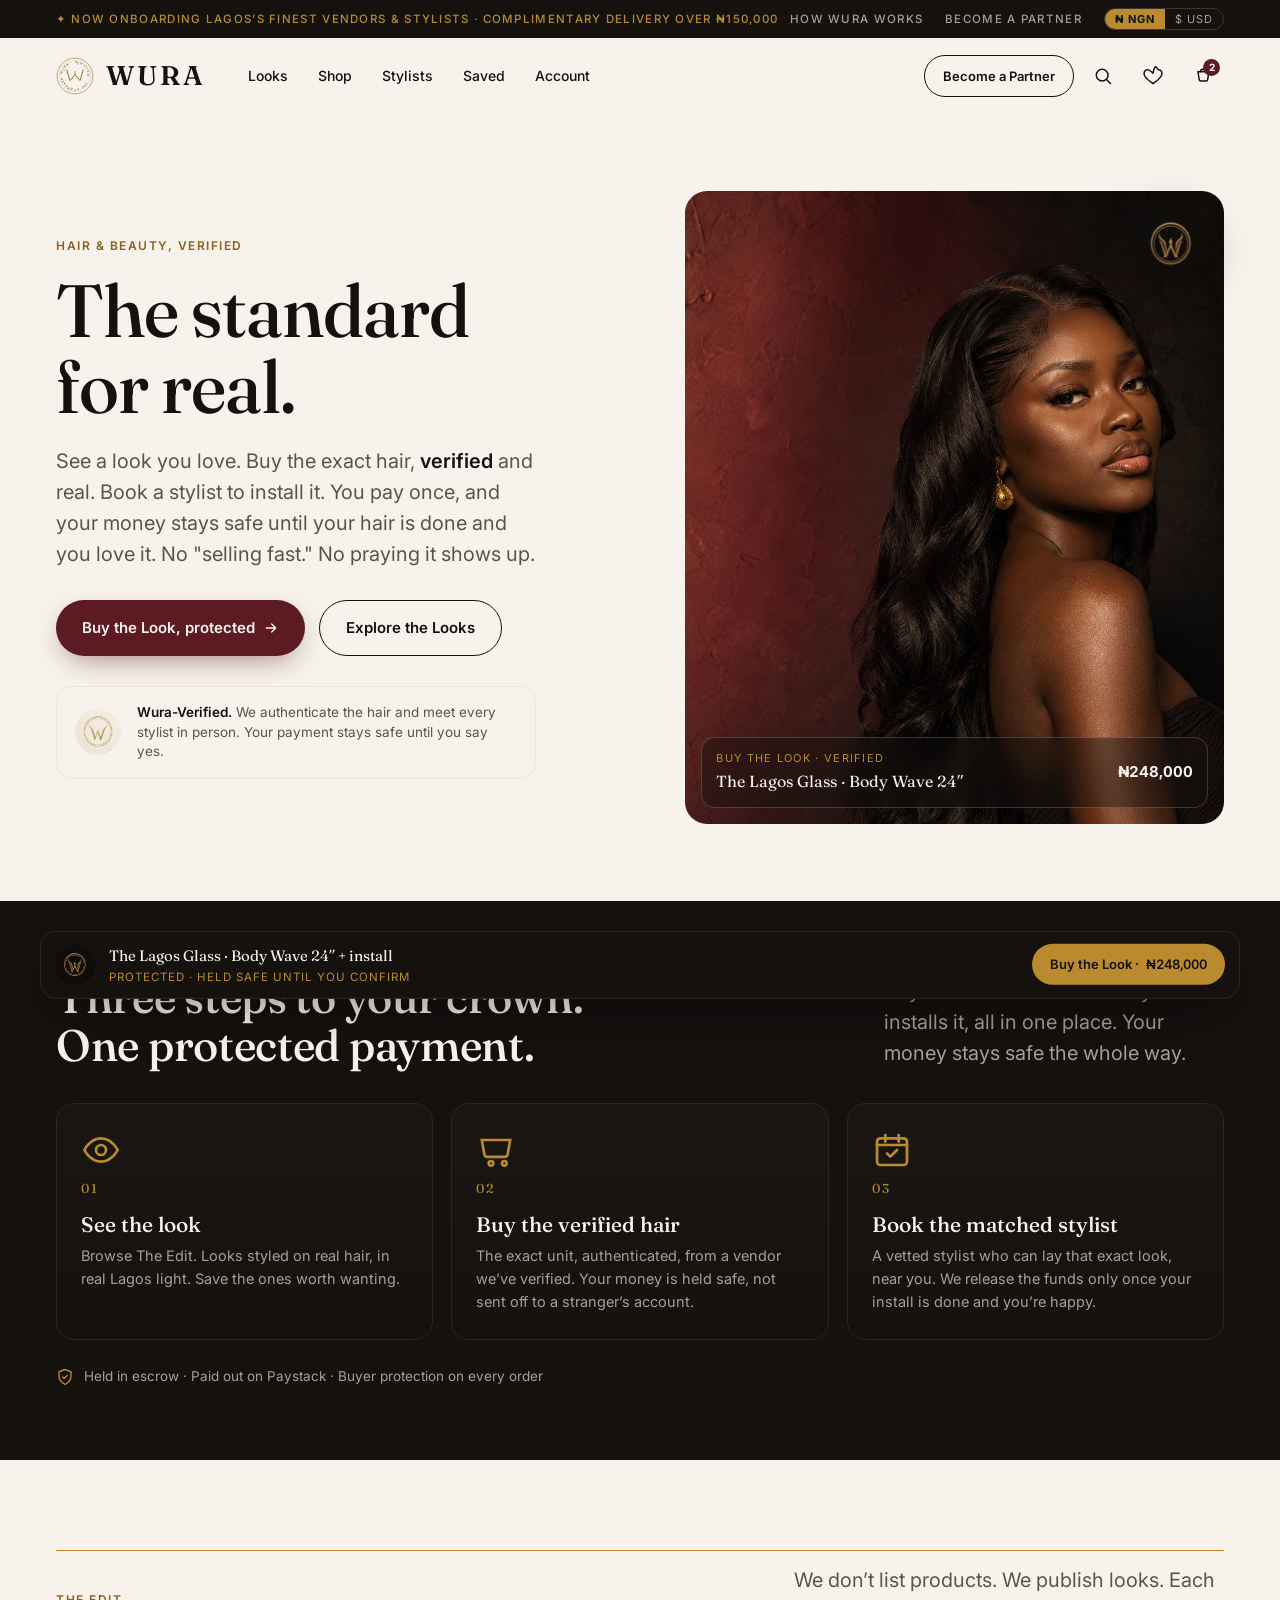
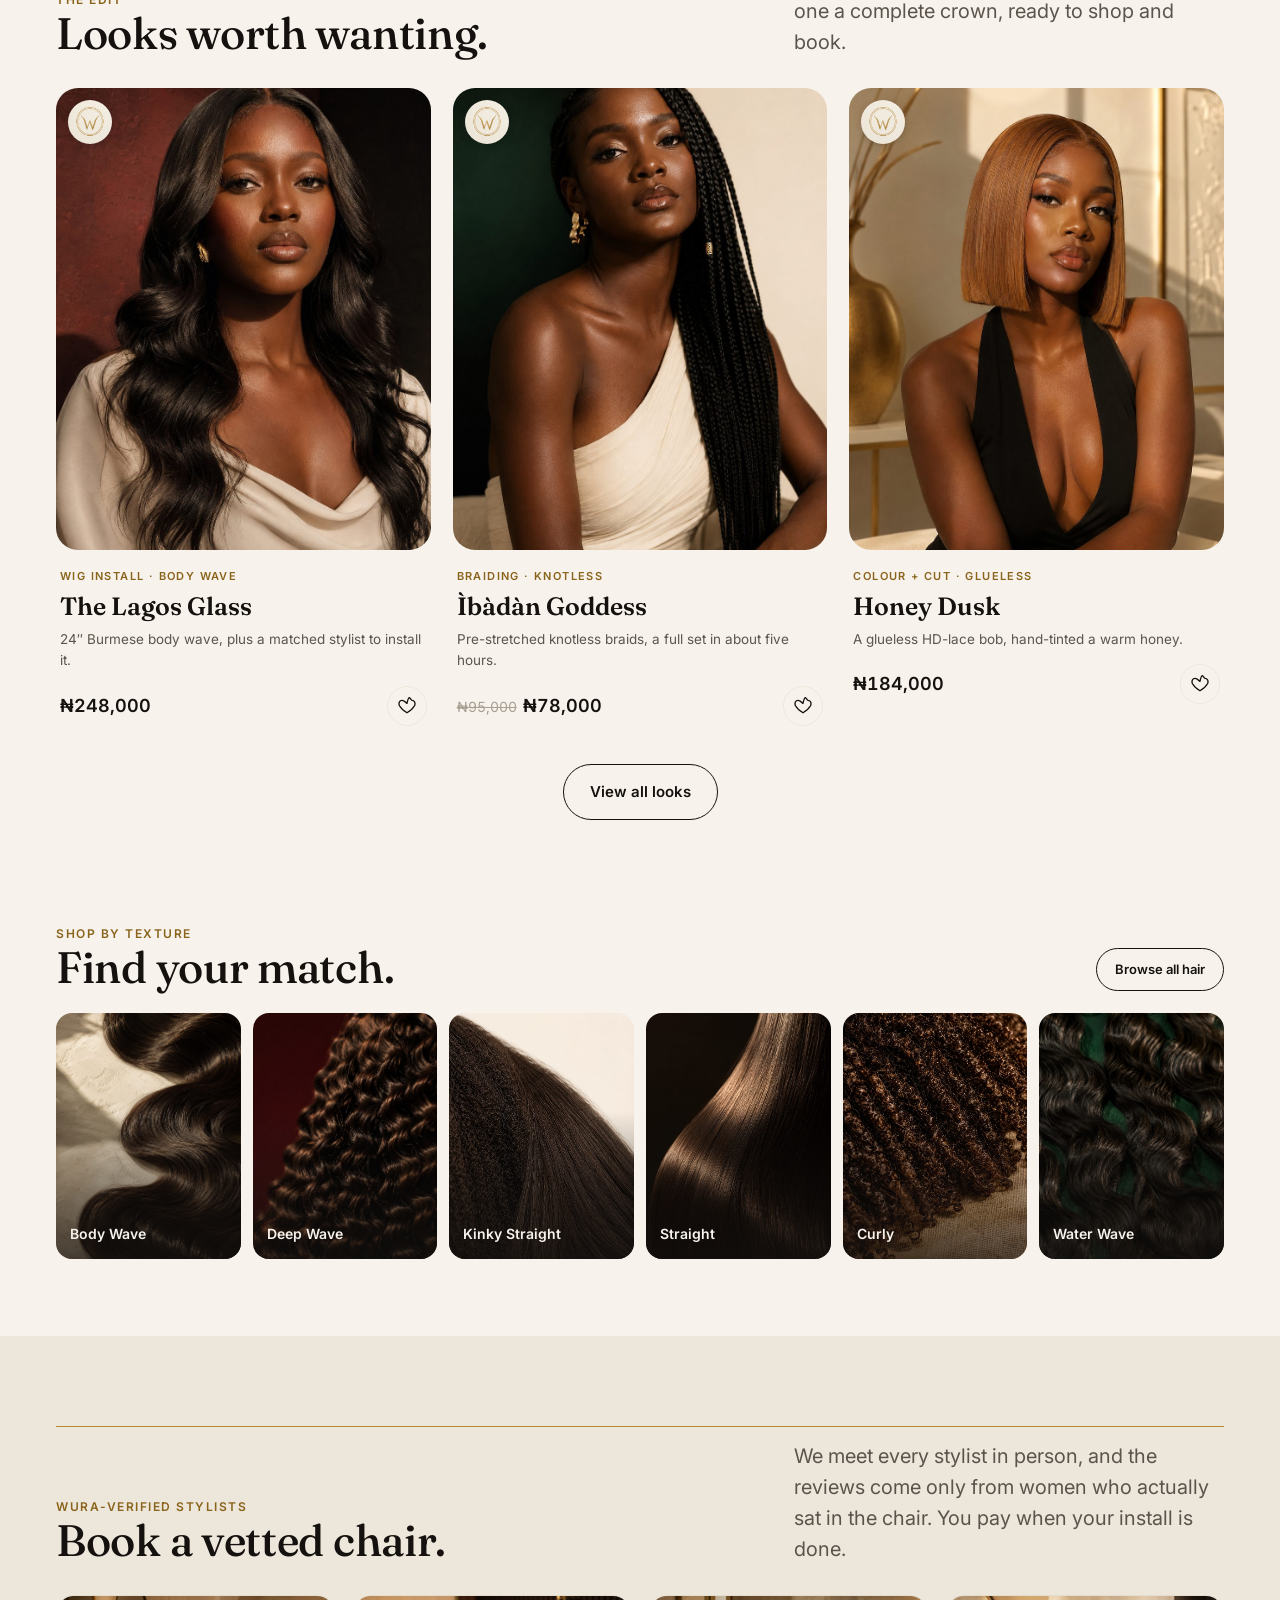
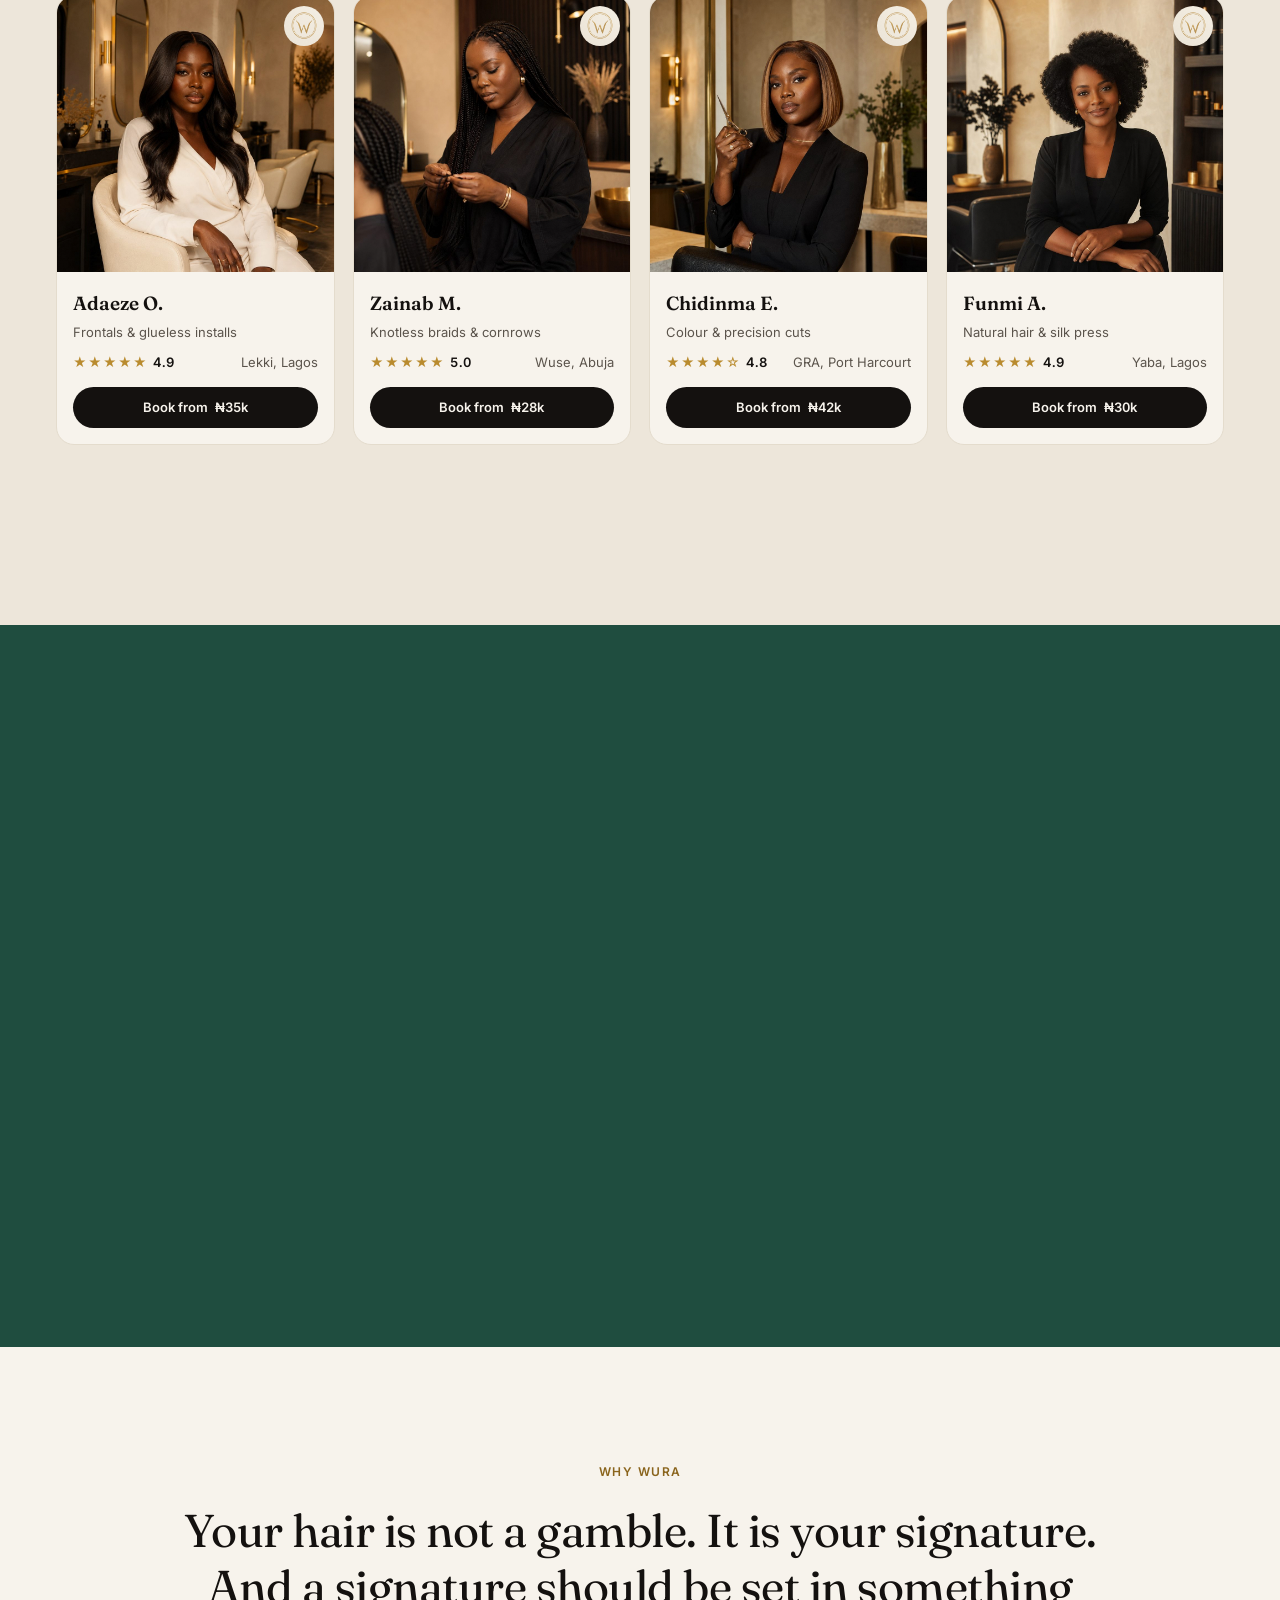
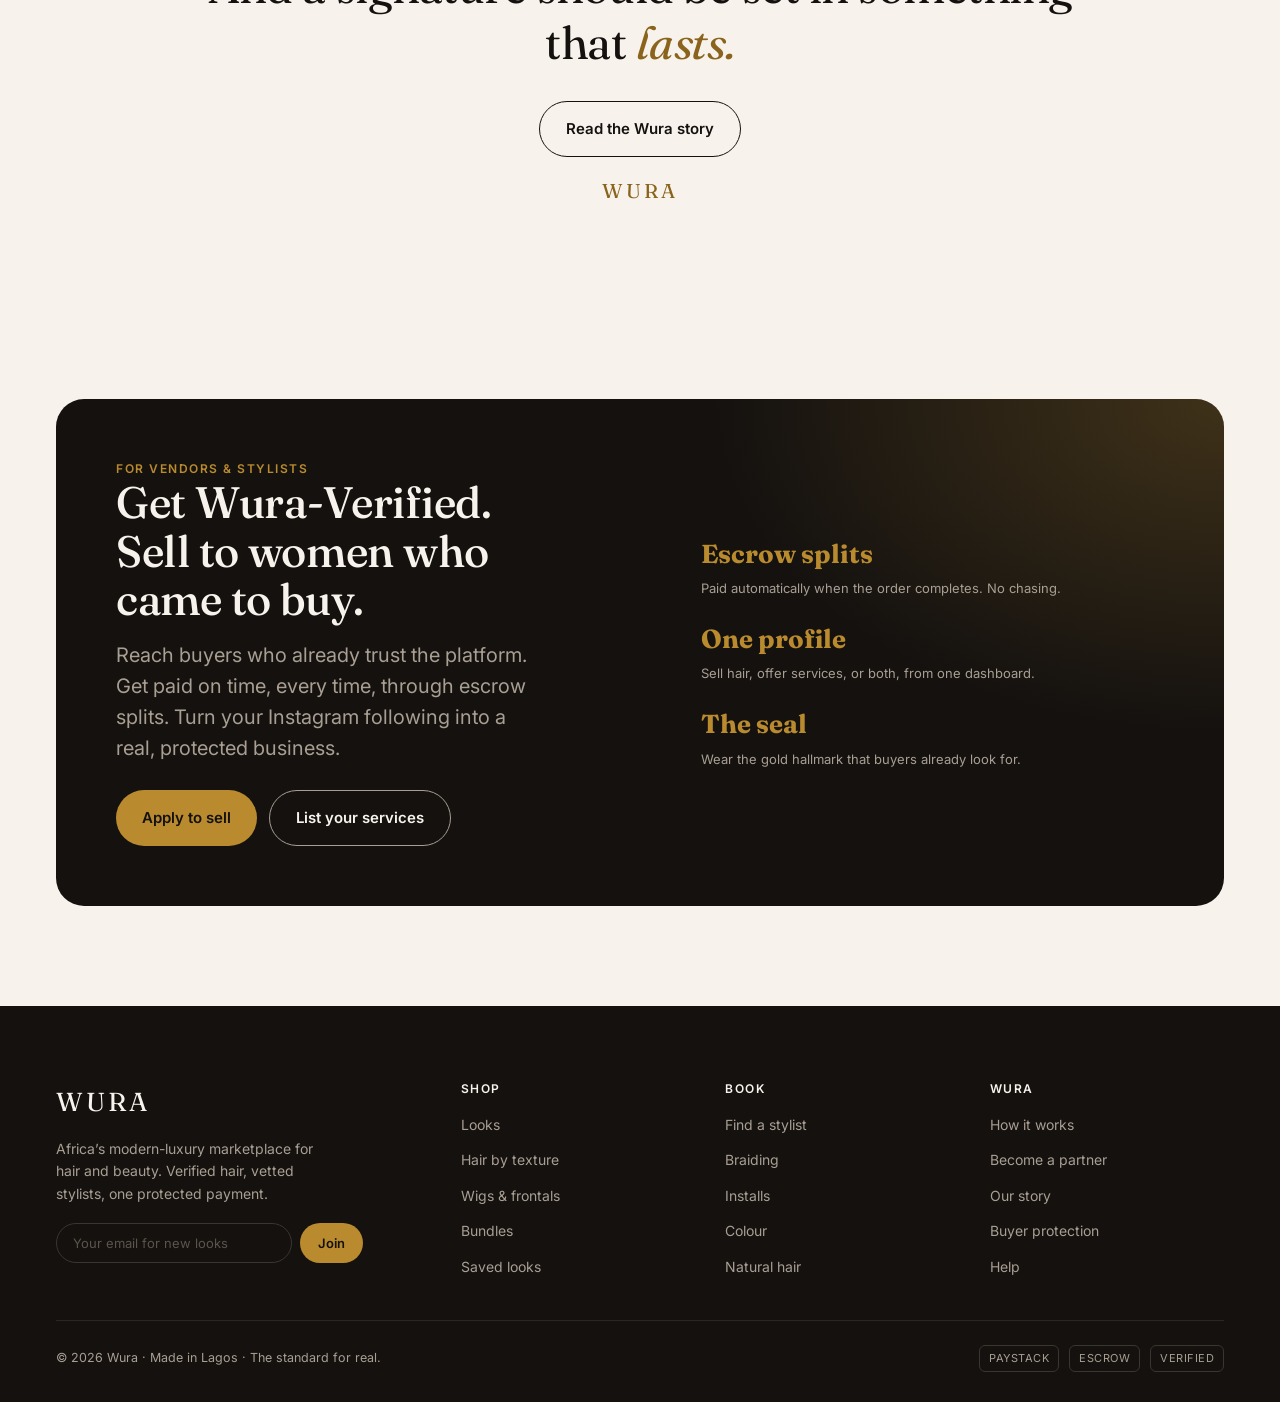
<file: index.html>
<!DOCTYPE html>
<html lang="en">
<head>
<meta charset="UTF-8" />
<meta name="viewport" content="width=device-width, initial-scale=1.0" />
<title>WURA · The standard for real.</title>
<meta name="description" content="WURA is a modern-luxury marketplace for African hair and beauty. See a look, buy the verified hair, and book the matched stylist in one protected payment." />
<link rel="preconnect" href="https://fonts.googleapis.com" />
<link rel="preconnect" href="https://fonts.gstatic.com" crossorigin />
<link href="https://fonts.googleapis.com/css2?family=Fraunces:ital,opsz,wght@0,9..144,400;0,9..144,500;0,9..144,600;1,9..144,400&family=Inter:wght@400;500;600;700&display=swap" rel="stylesheet" />
<link rel="stylesheet" href="css/wura.css" />
</head>
<body>

<svg width="0" height="0" style="position:absolute" aria-hidden="true"><defs>
<symbol id="wura-seal" viewBox="0 0 100 100">
  <circle cx="50" cy="50" r="47" fill="none" stroke="currentColor" stroke-width="1.4"/>
  <circle cx="50" cy="50" r="40.5" fill="none" stroke="currentColor" stroke-width="0.7" opacity=".6"/>
  <path d="M30 40 L37 62 L50 46 L63 62 L70 40" fill="none" stroke="currentColor" stroke-width="2.4" stroke-linecap="round" stroke-linejoin="round"/>
  <path d="M30 40 L29 33 M70 40 L71 33 M50 46 L50 38" stroke="currentColor" stroke-width="2" stroke-linecap="round"/>
  <defs><path id="ring" d="M50 50 m-33 0 a33 33 0 1 1 66 0 a33 33 0 1 1 -66 0"/></defs>
  <text font-family="Inter,sans-serif" font-size="7.4" font-weight="600" letter-spacing="2.1" fill="currentColor"><textPath href="#ring" startOffset="2%">WURA · VERIFIED · THE STANDARD FOR REAL · </textPath></text>
</symbol></defs></svg>

<!-- utility -->
<div class="utility"><div class="wrap">
  <div class="marquee">✦ Now onboarding Lagos’s finest vendors & stylists · Complimentary delivery over ₦150,000</div>
  <div class="u-right">
    <a href="#how" class="hide-sm">How Wura Works</a>
    <a href="#partner" class="hide-sm">Become a Partner</a>
    <div class="cur-toggle" role="group" aria-label="Currency"><button class="on" data-cur="NGN">₦ NGN</button><button data-cur="USD">$ USD</button></div>
  </div>
</div></div>

<!-- header -->
<header class="nav"><div class="wrap">
  <a class="brand" href="index.html" aria-label="WURA home"><svg class="seal" style="color:var(--gold-deep)"><use href="#wura-seal"/></svg><span class="wordmark">WURA</span></a>
  <nav class="navlinks" aria-label="Primary">
    <a href="looks.html">Looks</a><a href="shop.html">Shop</a><a href="stylists.html">Stylists</a><a href="#saved">Saved</a><a href="#account">Account</a>
  </nav>
  <div class="nav-actions">
    <a href="#partner" class="btn btn-ghost btn-sm partner-btn">Become a Partner</a>
    <button class="icon-btn" aria-label="Search"><svg width="20" height="20" viewBox="0 0 24 24" fill="none" stroke="currentColor" stroke-width="1.8"><circle cx="11" cy="11" r="7"/><path d="m21 21-4.3-4.3" stroke-linecap="round"/></svg></button>
    <button class="icon-btn" aria-label="Saved"><svg width="20" height="20" viewBox="0 0 24 24" fill="none" stroke="currentColor" stroke-width="1.8"><path d="M12 21s-7.5-4.6-10-9.3C.4 8 2 4.5 5.4 4.5 7.6 4.5 9 6 12 8.5 15-6 16.4 4.5 18.6 4.5 22 4.5 23.6 8 22 11.7 19.5 16.4 12 21 12 21Z" stroke-linejoin="round"/></svg><span class="badge" id="savedCount" style="display:none">0</span></button>
    <a href="cart.html" class="icon-btn" aria-label="Cart"><svg width="20" height="20" viewBox="0 0 24 24" fill="none" stroke="currentColor" stroke-width="1.8"><path d="M6 7h13l-1.4 9.3a2 2 0 0 1-2 1.7H9.4a2 2 0 0 1-2-1.7L6 7Z"/><path d="M9 7a3 3 0 0 1 6 0" stroke-linecap="round"/></svg><span class="badge" id="cartCount">2</span></a>
    <button class="icon-btn menu-btn" aria-label="Menu" id="menuBtn"><svg width="22" height="22" viewBox="0 0 24 24" fill="none" stroke="currentColor" stroke-width="1.8"><path d="M3 6h18M3 12h18M3 18h18" stroke-linecap="round"/></svg></button>
  </div>
</div></header>
<div class="drawer" id="drawer"><div class="panel">
  <a href="looks.html">Looks</a><a href="shop.html">Shop</a><a href="stylists.html">Stylists</a><a href="#saved">Saved</a><a href="#account">Account</a><a href="#partner" style="border:none;color:var(--gold-deep)">Become a Partner →</a>
</div></div>

<!-- HERO -->
<section class="hero"><div class="wrap"><div class="grid">
  <div class="copy">
    <p class="eyebrow reveal">Hair & beauty, verified</p>
    <h1 class="display reveal d1">The standard<br>for real.</h1>
    <p class="lead reveal d2">See a look you love. Buy the exact hair, <b style="color:var(--obsidian);font-weight:600">verified</b> and real. Book a stylist to install it. You pay once, and your money stays safe until your hair is done and you love it. No "selling fast." No praying it shows up.</p>
    <div class="cta-row reveal d3">
      <a href="looks.html" class="btn btn-premium">Buy the Look, protected <svg width="16" height="16" viewBox="0 0 24 24" fill="none" stroke="currentColor" stroke-width="2"><path d="M5 12h14M13 6l6 6-6 6" stroke-linecap="round" stroke-linejoin="round"/></svg></a>
      <a href="looks.html" class="btn btn-ghost">Explore the Looks</a>
    </div>
    <div class="trust-strip reveal d4">
      <img class="seal" src="assets/seal-ivory.png" alt="Wura-Verified seal" width="46" height="46"/>
      <p><b>Wura-Verified.</b> We authenticate the hair and meet every stylist in person. Your payment stays safe until you say yes.</p>
    </div>
  </div>
  <div class="visual reveal d2">
    <img class="float-seal stamp" src="assets/seal-obsidian.png" alt="" />
    <figure class="ph develop"><img src="assets/hero-crown-turn.jpg" alt="A woman with a flawless body-wave install in warm Lagos light" /></figure>
    <div class="look-tag">
      <div><div class="lt-meta">Buy the Look · Verified</div><div class="lt-title">The Lagos Glass · Body Wave 24″</div></div>
      <div class="lt-price tnum" data-ngn="₦248,000" data-usd="$162">₦248,000</div>
    </div>
  </div>
</div></div></section>

<!-- PROMISE -->
<section class="promise" id="how"><div class="wrap">
  <div class="head reveal">
    <h2>Three steps to your crown. One protected payment.</h2>
    <p class="lead" style="color:var(--stone);max-width:340px">Buy the hair and book the stylist who installs it, all in one place. Your money stays safe the whole way.</p>
  </div>
  <div class="steps">
    <div class="step reveal d1"><svg class="ic" viewBox="0 0 24 24" fill="none" stroke="currentColor" stroke-width="1.6"><path d="M2 12s3.5-7 10-7 10 7 10 7-3.5 7-10 7-10-7-10-7Z"/><circle cx="12" cy="12" r="3"/></svg><div class="n">01</div><h3>See the look</h3><p>Browse The Edit. Looks styled on real hair, in real Lagos light. Save the ones worth wanting.</p></div>
    <div class="step reveal d2"><svg class="ic" viewBox="0 0 24 24" fill="none" stroke="currentColor" stroke-width="1.6"><path d="M3.5 6h17l-1.5 8.5a2 2 0 0 1-2 1.6H7a2 2 0 0 1-2-1.6L3.5 6Z"/><circle cx="9" cy="20" r="1.4"/><circle cx="17" cy="20" r="1.4"/></svg><div class="n">02</div><h3>Buy the verified hair</h3><p>The exact unit, authenticated, from a vendor we’ve verified. Your money is held safe, not sent off to a stranger’s account.</p></div>
    <div class="step reveal d3"><svg class="ic" viewBox="0 0 24 24" fill="none" stroke="currentColor" stroke-width="1.6"><rect x="3" y="5" width="18" height="16" rx="2"/><path d="M3 9h18M8 3v4M16 3v4" stroke-linecap="round"/><path d="m9 14 2 2 4-4" stroke-linecap="round" stroke-linejoin="round"/></svg><div class="n">03</div><h3>Book the matched stylist</h3><p>A vetted stylist who can lay that exact look, near you. We release the funds only once your install is done and you’re happy.</p></div>
  </div>
  <div class="footnote reveal"><svg width="18" height="18" viewBox="0 0 24 24" fill="none" stroke="var(--gold)" stroke-width="1.8"><path d="M12 2 4 5v6c0 5 3.4 8.5 8 11 4.6-2.5 8-6 8-11V5l-8-3Z"/><path d="m9 12 2 2 4-4" stroke-linecap="round" stroke-linejoin="round"/></svg> Held in escrow · Paid out on Paystack · Buyer protection on every order</div>
</div></section>

<!-- THE EDIT -->
<section class="edit" style="padding:clamp(50px,7vw,90px) 0"><div class="wrap">
  <div class="hairline reveal"></div>
  <div class="section-head" style="margin-top:14px">
    <div class="reveal"><p class="eyebrow">The Edit</p><h2>Looks worth wanting.</h2></div>
    <p class="lead reveal d1">We don’t list products. We publish looks. Each one a complete crown, ready to shop and book.</p>
  </div>
  <div class="looks">
    <article class="look-card reveal d1"><a href="product.html?id=lagos-glass"><figure class="ph develop"><img src="assets/look-lagos-glass.jpg" alt="The Lagos Glass, body wave install"/><img class="card-seal" src="assets/seal-ivory.png" alt="" style="object-fit:contain"/></figure></a>
      <div class="lc-body"><div class="lc-cat">Wig Install · Body Wave</div><h3>The Lagos Glass</h3><p class="lc-items">24″ Burmese body wave, plus a matched stylist to install it.</p>
      <div class="lc-foot"><div class="price"><span class="tnum" data-ngn="₦248,000" data-usd="$162">₦248,000</span></div><button class="heart" aria-label="Save look"><svg width="18" height="18" viewBox="0 0 24 24" fill="none" stroke="currentColor" stroke-width="1.8"><path d="M12 21s-7.5-4.6-10-9.3C.4 8 2 4.5 5.4 4.5 7.6 4.5 9 6 12 8.5 15-6 16.4 4.5 18.6 4.5 22 4.5 23.6 8 22 11.7 19.5 16.4 12 21 12 21Z" stroke-linejoin="round"/></svg></button></div></div></article>
    <article class="look-card reveal d2"><a href="product.html?id=ibadan-goddess"><figure class="ph develop"><img src="assets/look-ibadan-goddess.jpg" alt="Ìbàdàn Goddess, knotless braids"/><img class="card-seal" src="assets/seal-ivory.png" alt="" style="object-fit:contain"/></figure></a>
      <div class="lc-body"><div class="lc-cat">Braiding · Knotless</div><h3>Ìbàdàn Goddess</h3><p class="lc-items">Pre-stretched knotless braids, a full set in about five hours.</p>
      <div class="lc-foot"><div class="price"><s class="tnum" data-ngn="₦95,000" data-usd="$62">₦95,000</s><span class="tnum" data-ngn="₦78,000" data-usd="$51">₦78,000</span></div><button class="heart" aria-label="Save look"><svg width="18" height="18" viewBox="0 0 24 24" fill="none" stroke="currentColor" stroke-width="1.8"><path d="M12 21s-7.5-4.6-10-9.3C.4 8 2 4.5 5.4 4.5 7.6 4.5 9 6 12 8.5 15-6 16.4 4.5 18.6 4.5 22 4.5 23.6 8 22 11.7 19.5 16.4 12 21 12 21Z" stroke-linejoin="round"/></svg></button></div></div></article>
    <article class="look-card reveal d3"><a href="product.html?id=honey-dusk"><figure class="ph develop"><img src="assets/look-honey-dusk.jpg" alt="Honey Dusk, glueless honey lace bob"/><img class="card-seal" src="assets/seal-ivory.png" alt="" style="object-fit:contain"/></figure></a>
      <div class="lc-body"><div class="lc-cat">Colour + Cut · Glueless</div><h3>Honey Dusk</h3><p class="lc-items">A glueless HD-lace bob, hand-tinted a warm honey.</p>
      <div class="lc-foot"><div class="price"><span class="tnum" data-ngn="₦184,000" data-usd="$120">₦184,000</span></div><button class="heart" aria-label="Save look"><svg width="18" height="18" viewBox="0 0 24 24" fill="none" stroke="currentColor" stroke-width="1.8"><path d="M12 21s-7.5-4.6-10-9.3C.4 8 2 4.5 5.4 4.5 7.6 4.5 9 6 12 8.5 15-6 16.4 4.5 18.6 4.5 22 4.5 23.6 8 22 11.7 19.5 16.4 12 21 12 21Z" stroke-linejoin="round"/></svg></button></div></div></article>
  </div>
  <div style="text-align:center;margin-top:34px" class="reveal"><a href="looks.html" class="btn btn-ghost">View all looks</a></div>
</div></section>

<!-- TEXTURES -->
<section class="textures" style="padding:0 0 clamp(40px,6vw,80px)"><div class="wrap">
  <div class="section-head" style="margin-bottom:22px"><div class="reveal"><p class="eyebrow">Shop by texture</p><h2>Find your match.</h2></div><a href="shop.html" class="btn btn-ghost btn-sm reveal d1">Browse all hair</a></div>
  <div class="tex-grid">
    <a class="tex reveal" href="shop.html"><img src="assets/tex-body-wave.jpg" alt="Body wave"/><span>Body Wave</span></a>
    <a class="tex reveal d1" href="shop.html"><img src="assets/tex-deep-wave.jpg" alt="Deep wave"/><span>Deep Wave</span></a>
    <a class="tex reveal d2" href="shop.html"><img src="assets/tex-kinky-straight.jpg" alt="Kinky straight"/><span>Kinky Straight</span></a>
    <a class="tex reveal d2" href="shop.html"><img src="assets/tex-straight.jpg" alt="Straight"/><span>Straight</span></a>
    <a class="tex reveal d3" href="shop.html"><img src="assets/tex-curly.jpg" alt="Curly"/><span>Curly</span></a>
    <a class="tex reveal d3" href="shop.html"><img src="assets/tex-water-wave.jpg" alt="Water wave"/><span>Water Wave</span></a>
  </div>
</div></section>

<!-- STYLISTS -->
<section class="stylists-bg" style="padding:clamp(50px,7vw,90px) 0" id="stylists"><div class="wrap">
  <div class="hairline reveal"></div>
  <div class="section-head" style="margin-top:14px"><div class="reveal"><p class="eyebrow">Wura-Verified stylists</p><h2>Book a vetted chair.</h2></div><p class="lead reveal d1">We meet every stylist in person, and the reviews come only from women who actually sat in the chair. You pay when your install is done.</p></div>
  <div class="sty-grid">
    <article class="sty-card reveal d1"><div class="photo"><figure class="ph develop"><img src="assets/stylist-adaeze.jpg" alt="Adaeze"/></figure><img class="vbadge" src="assets/seal-ivory.png" alt="Verified"/></div><div class="body"><div class="name">Adaeze O.</div><div class="spec">Frontals & glueless installs</div><div class="meta"><span class="stars">★★★★★ <b class="tnum" style="color:var(--obsidian)">4.9</b></span><span class="loc">Lekki, Lagos</span></div><a href="stylist.html" class="btn btn-dark btn-sm btn-block">Book from <span class="tnum" data-ngn="₦35k" data-usd="$23">₦35k</span></a></div></article>
    <article class="sty-card reveal d2"><div class="photo"><figure class="ph develop"><img src="assets/stylist-zainab.jpg" alt="Zainab"/></figure><img class="vbadge" src="assets/seal-ivory.png" alt="Verified"/></div><div class="body"><div class="name">Zainab M.</div><div class="spec">Knotless braids & cornrows</div><div class="meta"><span class="stars">★★★★★ <b class="tnum" style="color:var(--obsidian)">5.0</b></span><span class="loc">Wuse, Abuja</span></div><a href="stylist.html" class="btn btn-dark btn-sm btn-block">Book from <span class="tnum" data-ngn="₦28k" data-usd="$18">₦28k</span></a></div></article>
    <article class="sty-card reveal d3"><div class="photo"><figure class="ph develop"><img src="assets/stylist-chidinma.jpg" alt="Chidinma"/></figure><img class="vbadge" src="assets/seal-ivory.png" alt="Verified"/></div><div class="body"><div class="name">Chidinma E.</div><div class="spec">Colour & precision cuts</div><div class="meta"><span class="stars">★★★★☆ <b class="tnum" style="color:var(--obsidian)">4.8</b></span><span class="loc">GRA, Port Harcourt</span></div><a href="stylist.html" class="btn btn-dark btn-sm btn-block">Book from <span class="tnum" data-ngn="₦42k" data-usd="$27">₦42k</span></a></div></article>
    <article class="sty-card reveal d4"><div class="photo"><figure class="ph develop"><img src="assets/stylist-funmi.jpg" alt="Funmi"/></figure><img class="vbadge" src="assets/seal-ivory.png" alt="Verified"/></div><div class="body"><div class="name">Funmi A.</div><div class="spec">Natural hair & silk press</div><div class="meta"><span class="stars">★★★★★ <b class="tnum" style="color:var(--obsidian)">4.9</b></span><span class="loc">Yaba, Lagos</span></div><a href="stylist.html" class="btn btn-dark btn-sm btn-block">Book from <span class="tnum" data-ngn="₦30k" data-usd="$20">₦30k</span></a></div></article>
  </div>
  <div style="text-align:center;margin-top:34px" class="reveal"><a href="stylists.html" class="btn btn-ghost">See all stylists</a></div>
</div></section>

<!-- ESCROW -->
<section class="escrow" id="saved"><div class="wrap"><div class="grid">
  <div class="reveal">
    <p class="eyebrow" style="color:var(--gold)">How your money stays safe</p>
    <h2>Your payment is held<br>until you say yes.</h2>
    <p class="lead">No more sending money to a stranger’s account and praying. Every naira sits in escrow, and reaches your vendor and stylist only when you’re happy.</p>
    <ul class="escrow-steps">
      <li><span class="dot">1</span><div><b>You pay once.</b><p>One protected payment covers the hair and the install.</p></div></li>
      <li><span class="dot">2</span><div><b>We hold it in escrow.</b><p>Your money is held safe, not sent, while the hair ships and the chair is booked.</p></div></li>
      <li><span class="dot">3</span><div><b>You confirm, we release.</b><p>Happy with your crown? Funds release to your vendor and stylist. Not happy? Open a dispute and we step in.</p></div></li>
    </ul>
  </div>
  <div class="reveal d2"><div class="escrow-card">
    <div class="pill">Order #WURA-4821 · Buy the Look</div>
    <div class="row"><span>Burmese Body Wave 24″ · <em style="color:var(--stone)">Aṣọ Hair</em></span><span class="tnum" data-ngn="₦196,000" data-usd="$128">₦196,000</span></div>
    <div class="row"><span>Frontal install · <em style="color:var(--stone)">Adaeze O.</em></span><span class="tnum" data-ngn="₦52,000" data-usd="$34">₦52,000</span></div>
    <div class="row"><span>Status</span><span class="status"><svg width="16" height="16" viewBox="0 0 24 24" fill="none" stroke="currentColor" stroke-width="2"><rect x="4" y="10" width="16" height="10" rx="2"/><path d="M8 10V7a4 4 0 0 1 8 0v3" stroke-linecap="round"/></svg> Held in escrow</span></div>
    <div class="row"><span>Total protected</span><span class="total tnum" data-ngn="₦248,000" data-usd="$162">₦248,000</span></div>
    <button class="btn btn-gold btn-block" data-release style="margin-top:8px">Confirm & release funds</button>
  </div></div>
</div></div></section>

<!-- MANIFESTO -->
<section class="manifesto" id="account"><div class="wrap">
  <p class="eyebrow reveal">Why Wura</p>
  <blockquote class="quote reveal d1">Your hair is not a gamble. It is your signature. And a signature should be set in something that <em>lasts.</em></blockquote>
  <a href="about.html" class="btn btn-ghost reveal d2" style="margin-top:8px">Read the Wura story</a>
  <div class="sig reveal d2">WURA</div>
</div></section>

<!-- PARTNER -->
<section class="partner" id="partner"><div class="wrap"><div class="box reveal">
  <div>
    <p class="eyebrow" style="color:var(--gold)">For vendors & stylists</p>
    <h2>Get Wura-Verified. Sell to women who came to buy.</h2>
    <p class="lead">Reach buyers who already trust the platform. Get paid on time, every time, through escrow splits. Turn your Instagram following into a real, protected business.</p>
    <div style="display:flex;gap:12px;flex-wrap:wrap"><a href="#" class="btn btn-gold">Apply to sell</a><a href="#" class="btn btn-ghost" style="border-color:var(--stone);color:var(--ivory)">List your services</a></div>
  </div>
  <div class="stats">
    <div class="stat"><b>Escrow splits</b><span>Paid automatically when the order completes. No chasing.</span></div>
    <div class="stat"><b>One profile</b><span>Sell hair, offer services, or both, from one dashboard.</span></div>
    <div class="stat"><b>The seal</b><span>Wear the gold hallmark that buyers already look for.</span></div>
  </div>
</div></div></section>

<!-- FOOTER -->
<footer><div class="wrap">
  <div class="foot-grid">
    <div class="foot-brand"><div class="wordmark">WURA</div><p>Africa’s modern-luxury marketplace for hair and beauty. Verified hair, vetted stylists, one protected payment.</p>
      <form class="newsletter" data-noop><input type="email" placeholder="Your email for new looks" aria-label="Email"/><button class="btn btn-gold btn-sm" type="submit">Join</button></form></div>
    <div><h4>Shop</h4><ul><li><a href="looks.html">Looks</a></li><li><a href="shop.html">Hair by texture</a></li><li><a href="shop.html">Wigs & frontals</a></li><li><a href="shop.html">Bundles</a></li><li><a href="#saved">Saved looks</a></li></ul></div>
    <div><h4>Book</h4><ul><li><a href="stylists.html">Find a stylist</a></li><li><a href="stylists.html">Braiding</a></li><li><a href="stylists.html">Installs</a></li><li><a href="stylists.html">Colour</a></li><li><a href="stylists.html">Natural hair</a></li></ul></div>
    <div><h4>Wura</h4><ul><li><a href="#how">How it works</a></li><li><a href="#partner">Become a partner</a></li><li><a href="about.html">Our story</a></li><li><a href="#">Buyer protection</a></li><li><a href="#">Help</a></li></ul></div>
  </div>
  <div class="foot-bottom"><span>© 2026 Wura · Made in Lagos · The standard for real.</span><div class="pay-badges"><span>PAYSTACK</span><span>ESCROW</span><span>VERIFIED</span></div></div>
</div></footer>

<!-- sticky buy bar -->
<div class="buybar" id="buybar"><div class="inner"><div class="card">
  <img class="seal" src="assets/seal-obsidian.png" alt=""/>
  <div class="txt"><div class="t">The Lagos Glass · Body Wave 24″ + install</div><div class="s">Protected · Held safe until you confirm</div></div>
  <a href="product.html?id=lagos-glass" class="btn btn-gold btn-sm"><span class="lng">Buy the Look · </span><span class="tnum" data-ngn="₦248,000" data-usd="$162">₦248,000</span></a>
</div></div></div>

<div class="toast" id="toast"><svg width="16" height="16" viewBox="0 0 24 24" fill="none" stroke="var(--gold)" stroke-width="2"><path d="m5 13 4 4L19 7" stroke-linecap="round" stroke-linejoin="round"/></svg><span>Saved</span></div>

<script src="js/wura.js"></script>
</body>
</html>
</file>
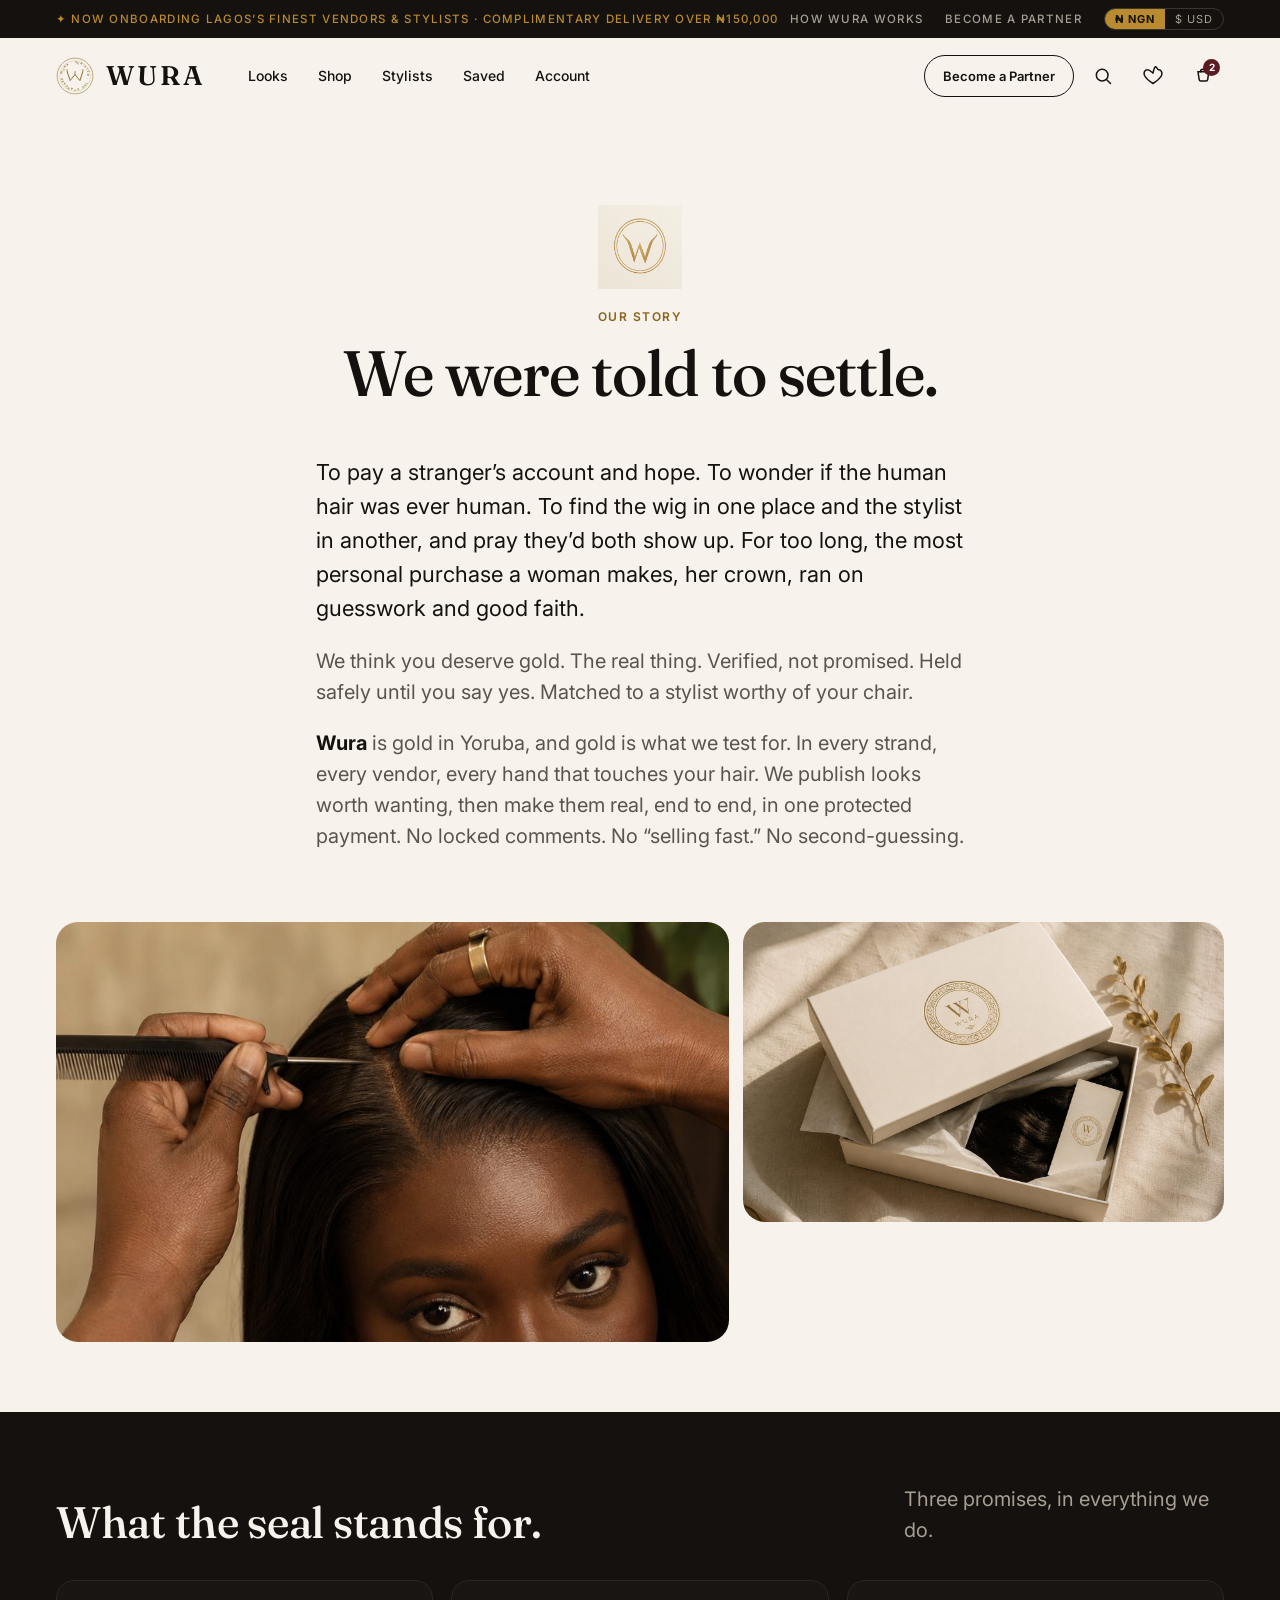
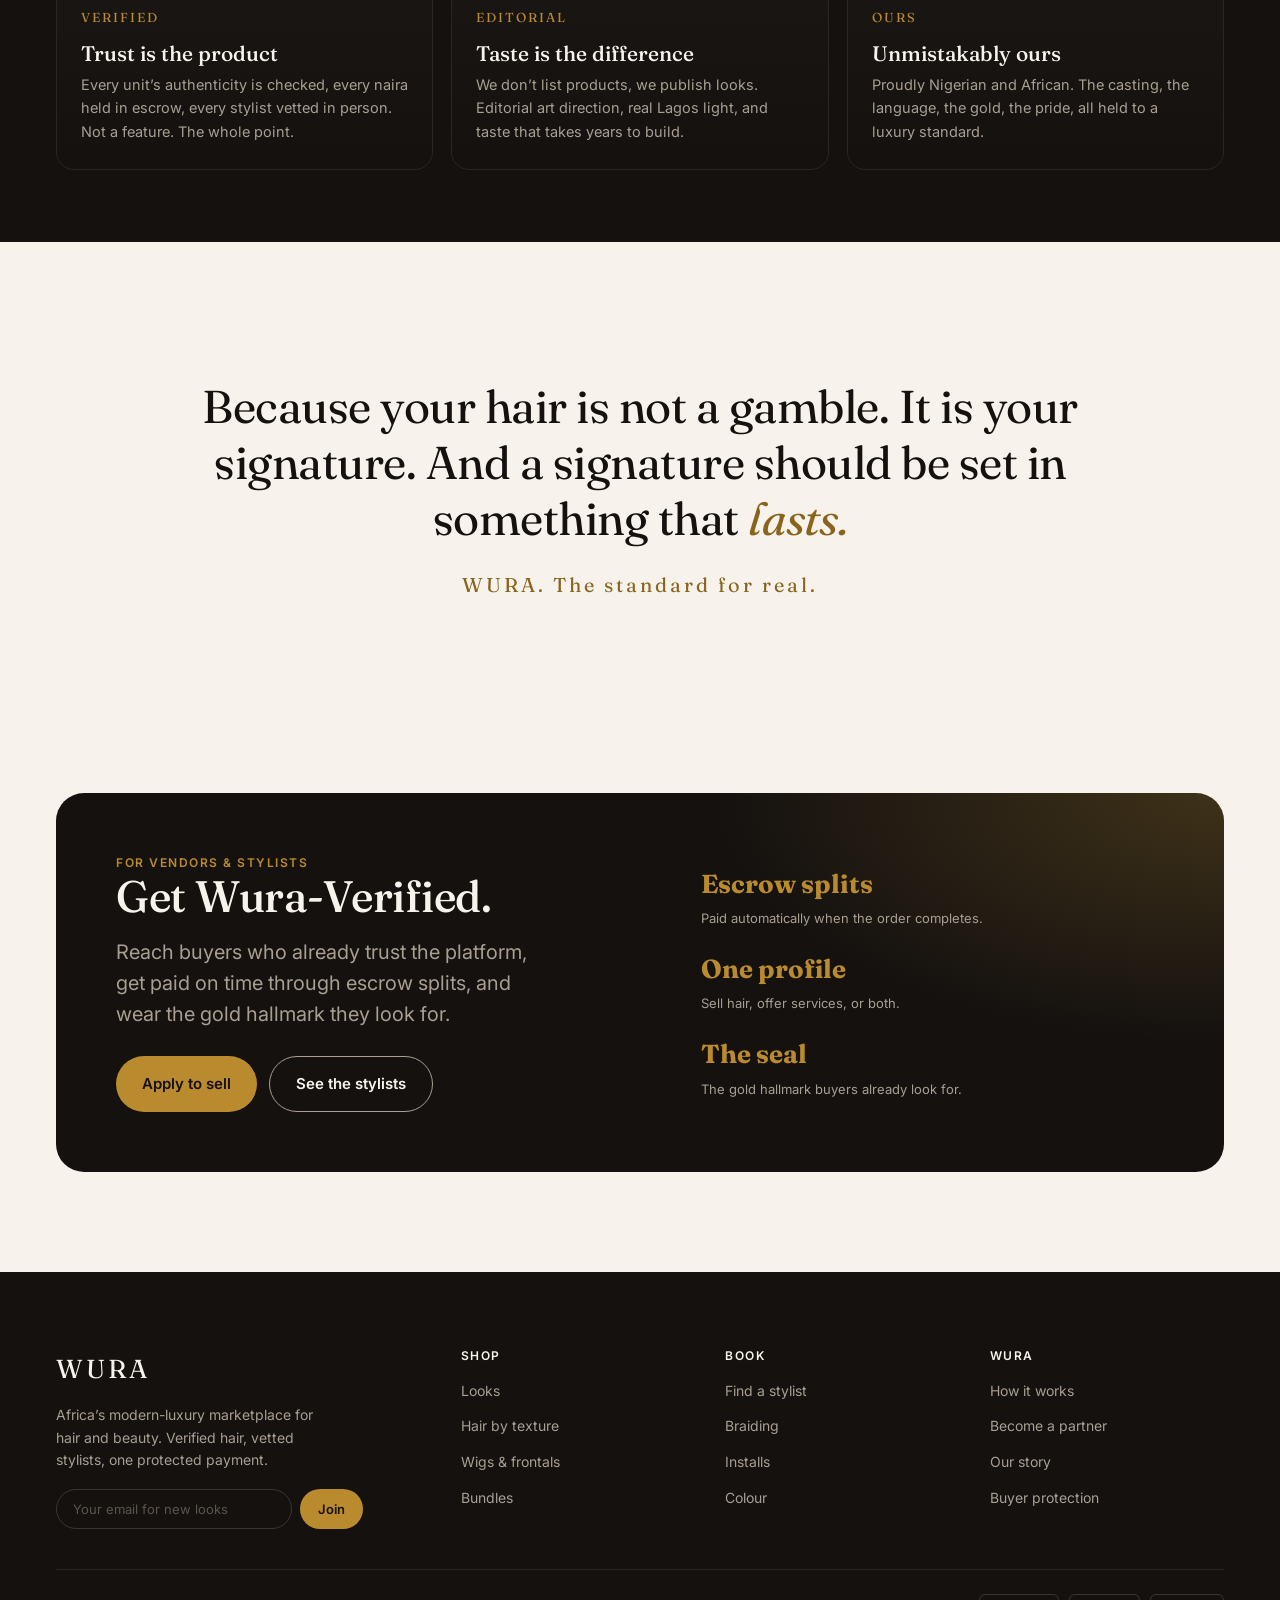
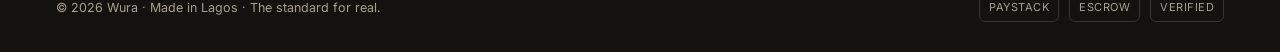
<file: about.html>
<!DOCTYPE html>
<html lang="en">
<head>
<meta charset="UTF-8" /><meta name="viewport" content="width=device-width, initial-scale=1.0" />
<title>Our story · WURA</title>
<meta name="description" content="WURA is gold in Yoruba, and gold is what we test for. In every strand, every vendor, every hand that touches your hair. The standard for real." />
<link rel="preconnect" href="https://fonts.googleapis.com" /><link rel="preconnect" href="https://fonts.gstatic.com" crossorigin />
<link href="https://fonts.googleapis.com/css2?family=Fraunces:ital,opsz,wght@0,9..144,400;0,9..144,500;0,9..144,600;1,9..144,400&family=Inter:wght@400;500;600;700&display=swap" rel="stylesheet" />
<link rel="stylesheet" href="css/wura.css" />
</head>
<body>
<svg width="0" height="0" style="position:absolute" aria-hidden="true"><defs>
<symbol id="wura-seal" viewBox="0 0 100 100"><circle cx="50" cy="50" r="47" fill="none" stroke="currentColor" stroke-width="1.4"/><circle cx="50" cy="50" r="40.5" fill="none" stroke="currentColor" stroke-width="0.7" opacity=".6"/><path d="M30 40 L37 62 L50 46 L63 62 L70 40" fill="none" stroke="currentColor" stroke-width="2.4" stroke-linecap="round" stroke-linejoin="round"/><path d="M30 40 L29 33 M70 40 L71 33 M50 46 L50 38" stroke="currentColor" stroke-width="2" stroke-linecap="round"/><defs><path id="ring" d="M50 50 m-33 0 a33 33 0 1 1 66 0 a33 33 0 1 1 -66 0"/></defs><text font-family="Inter,sans-serif" font-size="7.4" font-weight="600" letter-spacing="2.1" fill="currentColor"><textPath href="#ring" startOffset="2%">WURA · VERIFIED · THE STANDARD FOR REAL · </textPath></text></symbol></defs></svg>

<div class="utility"><div class="wrap"><div class="marquee">✦ Now onboarding Lagos’s finest vendors & stylists · Complimentary delivery over ₦150,000</div><div class="u-right"><a href="index.html#how" class="hide-sm">How Wura Works</a><a href="index.html#partner" class="hide-sm">Become a Partner</a><div class="cur-toggle" role="group" aria-label="Currency"><button class="on" data-cur="NGN">₦ NGN</button><button data-cur="USD">$ USD</button></div></div></div></div>
<header class="nav"><div class="wrap"><a class="brand" href="index.html"><svg class="seal" style="color:var(--gold-deep)"><use href="#wura-seal"/></svg><span class="wordmark">WURA</span></a><nav class="navlinks"><a href="looks.html">Looks</a><a href="shop.html">Shop</a><a href="stylists.html">Stylists</a><a href="index.html#saved">Saved</a><a href="index.html#account">Account</a></nav><div class="nav-actions"><a href="index.html#partner" class="btn btn-ghost btn-sm partner-btn">Become a Partner</a><button class="icon-btn" aria-label="Search"><svg width="20" height="20" viewBox="0 0 24 24" fill="none" stroke="currentColor" stroke-width="1.8"><circle cx="11" cy="11" r="7"/><path d="m21 21-4.3-4.3" stroke-linecap="round"/></svg></button><button class="icon-btn" aria-label="Saved"><svg width="20" height="20" viewBox="0 0 24 24" fill="none" stroke="currentColor" stroke-width="1.8"><path d="M12 21s-7.5-4.6-10-9.3C.4 8 2 4.5 5.4 4.5 7.6 4.5 9 6 12 8.5 15-6 16.4 4.5 18.6 4.5 22 4.5 23.6 8 22 11.7 19.5 16.4 12 21 12 21Z" stroke-linejoin="round"/></svg><span class="badge" id="savedCount" style="display:none">0</span></button><a href="cart.html" class="icon-btn" aria-label="Cart"><svg width="20" height="20" viewBox="0 0 24 24" fill="none" stroke="currentColor" stroke-width="1.8"><path d="M6 7h13l-1.4 9.3a2 2 0 0 1-2 1.7H9.4a2 2 0 0 1-2-1.7L6 7Z"/><path d="M9 7a3 3 0 0 1 6 0" stroke-linecap="round"/></svg><span class="badge" id="cartCount">2</span></a><button class="icon-btn menu-btn" aria-label="Menu" id="menuBtn"><svg width="22" height="22" viewBox="0 0 24 24" fill="none" stroke="currentColor" stroke-width="1.8"><path d="M3 6h18M3 12h18M3 18h18" stroke-linecap="round"/></svg></button></div></div></header>
<div class="drawer" id="drawer"><div class="panel"><a href="looks.html">Looks</a><a href="shop.html">Shop</a><a href="stylists.html">Stylists</a><a href="index.html#saved">Saved</a><a href="index.html#account">Account</a><a href="index.html#partner" style="border:none;color:var(--gold-deep)">Become a Partner →</a></div></div>

<!-- manifesto hero -->
<section style="padding:clamp(50px,7vw,90px) 0 clamp(30px,4vw,50px);text-align:center"><div class="wrap">
  <img src="assets/seal-ivory.png" alt="Wura seal" class="reveal" style="width:84px;height:84px;margin:0 auto 18px"/>
  <p class="eyebrow reveal">Our story</p>
  <h1 class="display reveal d1" style="font-size:clamp(34px,6vw,64px);margin:14px 0 0">We were told to settle.</h1>
</div></section>

<section style="padding:0 0 clamp(40px,6vw,70px)"><div class="wrap" style="max-width:760px">
  <p class="lead reveal" style="font-size:clamp(18px,2.2vw,22px);color:var(--obsidian)">To pay a stranger’s account and hope. To wonder if the human hair was ever human. To find the wig in one place and the stylist in another, and pray they’d both show up. For too long, the most personal purchase a woman makes, her crown, ran on guesswork and good faith.</p>
  <p class="lead reveal d1" style="margin-top:20px">We think you deserve gold. The real thing. Verified, not promised. Held safely until you say yes. Matched to a stylist worthy of your chair.</p>
  <p class="lead reveal d1" style="margin-top:20px"><b style="color:var(--obsidian)">Wura</b> is gold in Yoruba, and gold is what we test for. In every strand, every vendor, every hand that touches your hair. We publish looks worth wanting, then make them real, end to end, in one protected payment. No locked comments. No “selling fast.” No second-guessing.</p>
</div></section>

<!-- image band -->
<section style="padding:0 0 clamp(40px,6vw,70px)"><div class="wrap"><div style="display:grid;grid-template-columns:1.4fr 1fr;gap:14px">
  <figure class="ph develop reveal" style="aspect-ratio:16/10"><img src="assets/service-two-hands.jpg" alt="A stylist finishing an install"/></figure>
  <figure class="ph develop reveal d1" style="aspect-ratio:16/10"><img src="assets/packaging-box.jpg" alt="Wura packaging with gold seal"/></figure>
</div></div></section>

<!-- pillars -->
<section class="promise"><div class="wrap">
  <div class="head reveal"><h2 style="max-width:560px">What the seal stands for.</h2><p class="lead" style="color:var(--stone);max-width:320px">Three promises, in everything we do.</p></div>
  <div class="steps">
    <div class="step reveal d1"><div class="n">VERIFIED</div><h3>Trust is the product</h3><p>Every unit’s authenticity is checked, every naira held in escrow, every stylist vetted in person. Not a feature. The whole point.</p></div>
    <div class="step reveal d2"><div class="n">EDITORIAL</div><h3>Taste is the difference</h3><p>We don’t list products, we publish looks. Editorial art direction, real Lagos light, and taste that takes years to build.</p></div>
    <div class="step reveal d3"><div class="n">OURS</div><h3>Unmistakably ours</h3><p>Proudly Nigerian and African. The casting, the language, the gold, the pride, all held to a luxury standard.</p></div>
  </div>
</div></section>

<section class="manifesto"><div class="wrap">
  <blockquote class="quote reveal">Because your hair is not a gamble. It is your signature. And a signature should be set in something that <em>lasts.</em></blockquote>
  <div class="sig reveal d1">WURA. The standard for real.</div>
</div></section>

<!-- partner CTA -->
<section class="partner" id="partner"><div class="wrap"><div class="box reveal">
  <div><p class="eyebrow" style="color:var(--gold)">For vendors & stylists</p><h2>Get Wura-Verified.</h2><p class="lead">Reach buyers who already trust the platform, get paid on time through escrow splits, and wear the gold hallmark they look for.</p><div style="display:flex;gap:12px;flex-wrap:wrap"><a href="#" class="btn btn-gold">Apply to sell</a><a href="stylists.html" class="btn btn-ghost" style="border-color:var(--stone);color:var(--ivory)">See the stylists</a></div></div>
  <div class="stats"><div class="stat"><b>Escrow splits</b><span>Paid automatically when the order completes.</span></div><div class="stat"><b>One profile</b><span>Sell hair, offer services, or both.</span></div><div class="stat"><b>The seal</b><span>The gold hallmark buyers already look for.</span></div></div>
</div></div></section>

<footer><div class="wrap"><div class="foot-grid"><div class="foot-brand"><div class="wordmark">WURA</div><p>Africa’s modern-luxury marketplace for hair and beauty. Verified hair, vetted stylists, one protected payment.</p><form class="newsletter" data-noop><input type="email" placeholder="Your email for new looks" aria-label="Email"/><button class="btn btn-gold btn-sm" type="submit">Join</button></form></div><div><h4>Shop</h4><ul><li><a href="looks.html">Looks</a></li><li><a href="shop.html">Hair by texture</a></li><li><a href="shop.html">Wigs & frontals</a></li><li><a href="shop.html">Bundles</a></li></ul></div><div><h4>Book</h4><ul><li><a href="stylists.html">Find a stylist</a></li><li><a href="stylists.html">Braiding</a></li><li><a href="stylists.html">Installs</a></li><li><a href="stylists.html">Colour</a></li></ul></div><div><h4>Wura</h4><ul><li><a href="index.html#how">How it works</a></li><li><a href="index.html#partner">Become a partner</a></li><li><a href="about.html">Our story</a></li><li><a href="#">Buyer protection</a></li></ul></div></div><div class="foot-bottom"><span>© 2026 Wura · Made in Lagos · The standard for real.</span><div class="pay-badges"><span>PAYSTACK</span><span>ESCROW</span><span>VERIFIED</span></div></div></div></footer>
<div class="toast" id="toast"><svg width="16" height="16" viewBox="0 0 24 24" fill="none" stroke="var(--gold)" stroke-width="2"><path d="m5 13 4 4L19 7" stroke-linecap="round" stroke-linejoin="round"/></svg><span>Saved</span></div>
<script src="js/wura.js"></script>
</body>
</html>
</file>
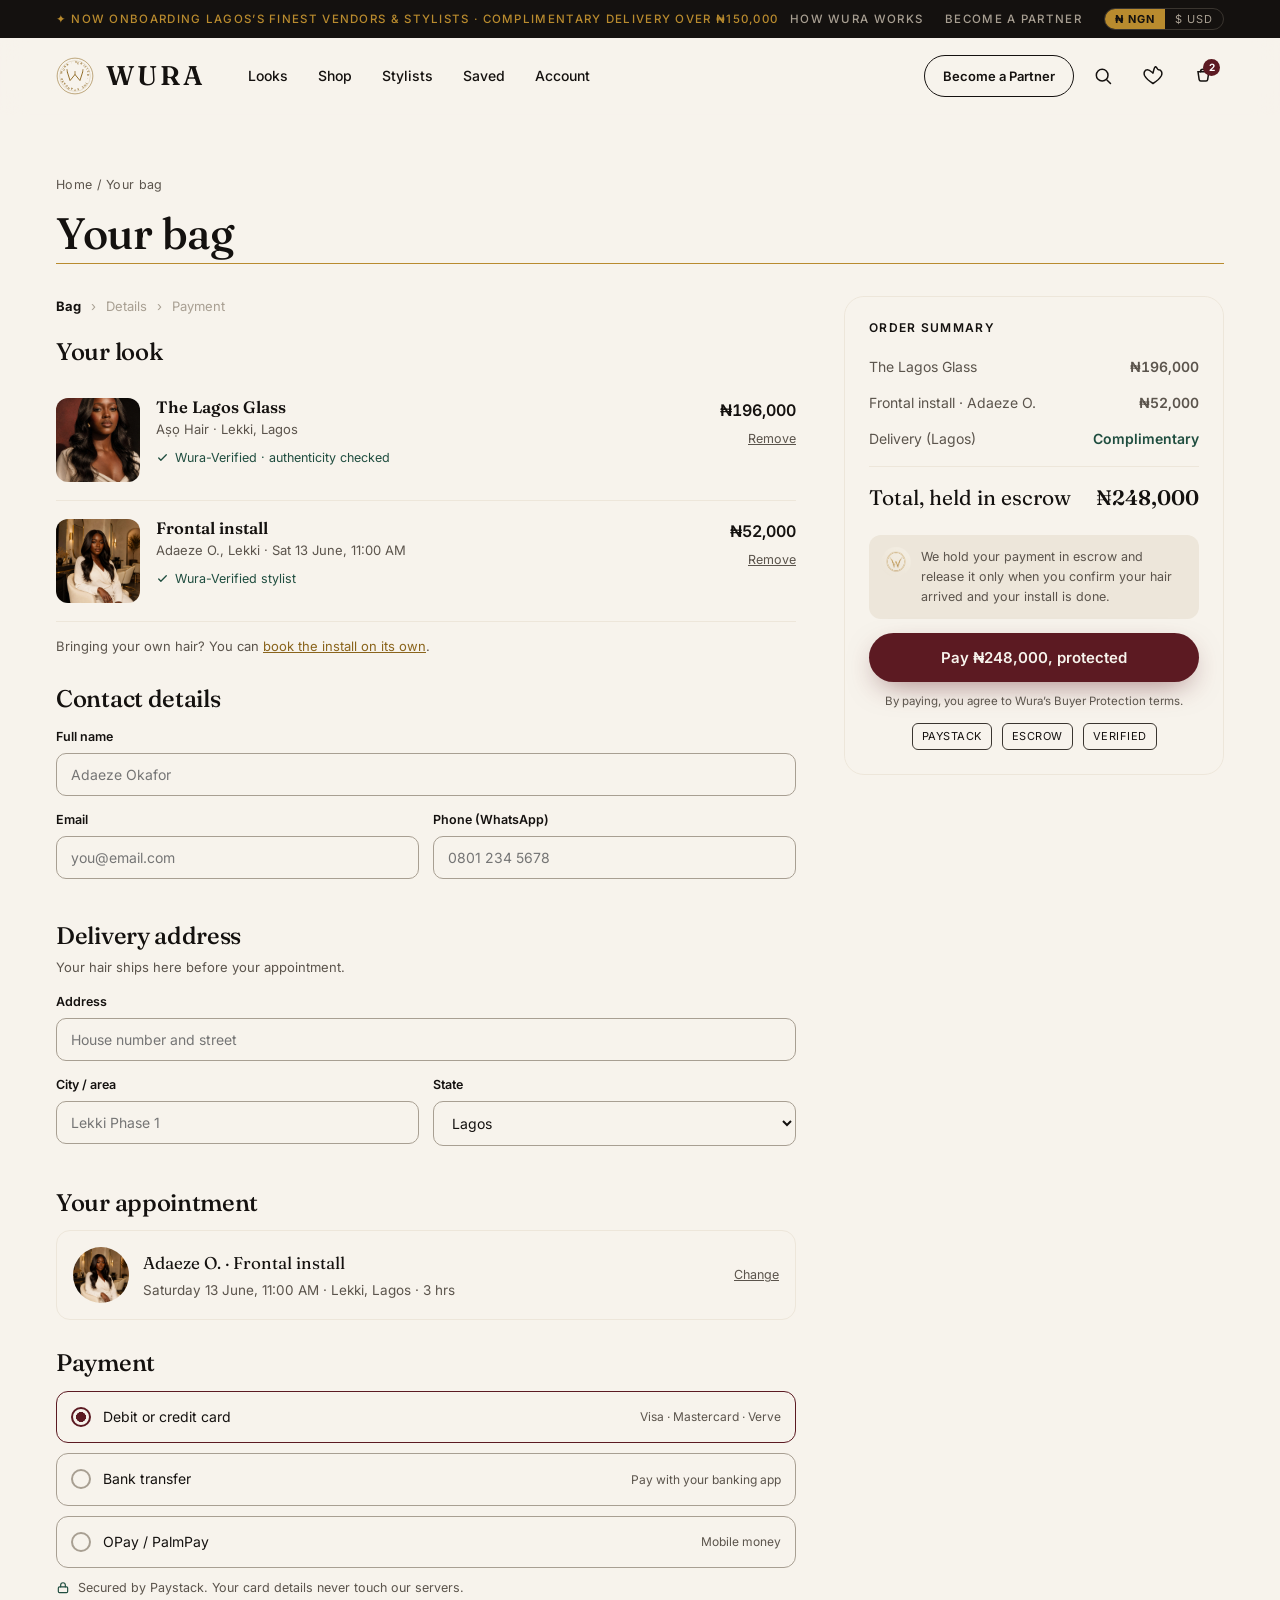
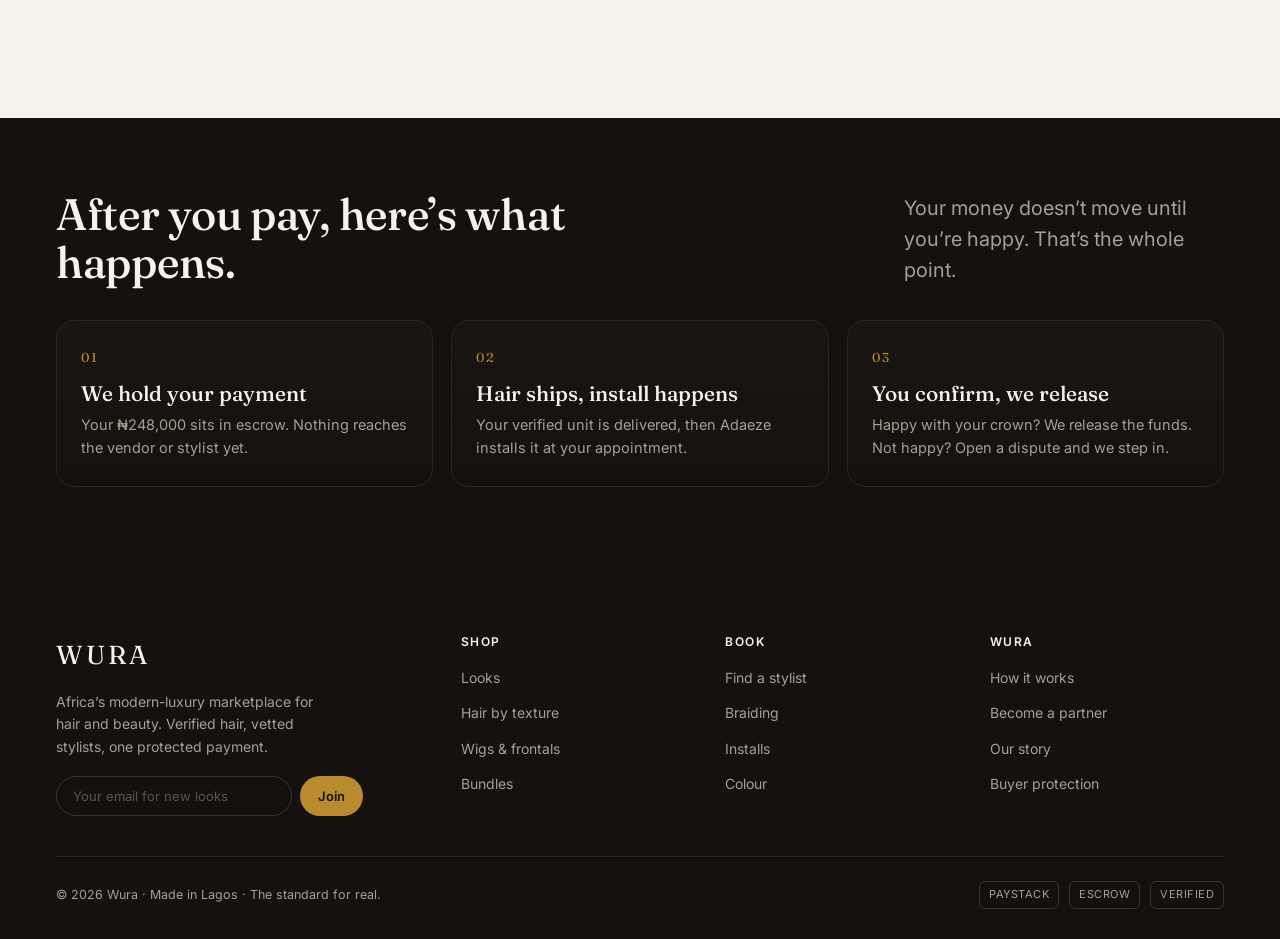
<file: cart.html>
<!DOCTYPE html>
<html lang="en">
<head>
<meta charset="UTF-8" /><meta name="viewport" content="width=device-width, initial-scale=1.0" />
<title>Your bag · WURA</title>
<meta name="description" content="Your bag at WURA. One protected payment for your verified hair and matched stylist, held in escrow until you confirm." />
<link rel="preconnect" href="https://fonts.googleapis.com" /><link rel="preconnect" href="https://fonts.gstatic.com" crossorigin />
<link href="https://fonts.googleapis.com/css2?family=Fraunces:ital,opsz,wght@0,9..144,400;0,9..144,500;0,9..144,600;1,9..144,400&family=Inter:wght@400;500;600;700&display=swap" rel="stylesheet" />
<link rel="stylesheet" href="css/wura.css" />
</head>
<body>
<svg width="0" height="0" style="position:absolute" aria-hidden="true"><defs>
<symbol id="wura-seal" viewBox="0 0 100 100"><circle cx="50" cy="50" r="47" fill="none" stroke="currentColor" stroke-width="1.4"/><circle cx="50" cy="50" r="40.5" fill="none" stroke="currentColor" stroke-width="0.7" opacity=".6"/><path d="M30 40 L37 62 L50 46 L63 62 L70 40" fill="none" stroke="currentColor" stroke-width="2.4" stroke-linecap="round" stroke-linejoin="round"/><path d="M30 40 L29 33 M70 40 L71 33 M50 46 L50 38" stroke="currentColor" stroke-width="2" stroke-linecap="round"/><defs><path id="ring" d="M50 50 m-33 0 a33 33 0 1 1 66 0 a33 33 0 1 1 -66 0"/></defs><text font-family="Inter,sans-serif" font-size="7.4" font-weight="600" letter-spacing="2.1" fill="currentColor"><textPath href="#ring" startOffset="2%">WURA · VERIFIED · THE STANDARD FOR REAL · </textPath></text></symbol></defs></svg>

<div class="utility"><div class="wrap"><div class="marquee">✦ Now onboarding Lagos’s finest vendors & stylists · Complimentary delivery over ₦150,000</div><div class="u-right"><a href="index.html#how" class="hide-sm">How Wura Works</a><a href="index.html#partner" class="hide-sm">Become a Partner</a><div class="cur-toggle" role="group" aria-label="Currency"><button class="on" data-cur="NGN">₦ NGN</button><button data-cur="USD">$ USD</button></div></div></div></div>
<header class="nav"><div class="wrap"><a class="brand" href="index.html"><svg class="seal" style="color:var(--gold-deep)"><use href="#wura-seal"/></svg><span class="wordmark">WURA</span></a><nav class="navlinks"><a href="looks.html">Looks</a><a href="shop.html">Shop</a><a href="stylists.html">Stylists</a><a href="index.html#saved">Saved</a><a href="index.html#account">Account</a></nav><div class="nav-actions"><a href="index.html#partner" class="btn btn-ghost btn-sm partner-btn">Become a Partner</a><button class="icon-btn" aria-label="Search"><svg width="20" height="20" viewBox="0 0 24 24" fill="none" stroke="currentColor" stroke-width="1.8"><circle cx="11" cy="11" r="7"/><path d="m21 21-4.3-4.3" stroke-linecap="round"/></svg></button><a href="index.html#saved" class="icon-btn" aria-label="Saved"><svg width="20" height="20" viewBox="0 0 24 24" fill="none" stroke="currentColor" stroke-width="1.8"><path d="M12 21s-7.5-4.6-10-9.3C.4 8 2 4.5 5.4 4.5 7.6 4.5 9 6 12 8.5 15-6 16.4 4.5 18.6 4.5 22 4.5 23.6 8 22 11.7 19.5 16.4 12 21 12 21Z" stroke-linejoin="round"/></svg></a><a href="cart.html" class="icon-btn" aria-label="Cart"><svg width="20" height="20" viewBox="0 0 24 24" fill="none" stroke="currentColor" stroke-width="1.8"><path d="M6 7h13l-1.4 9.3a2 2 0 0 1-2 1.7H9.4a2 2 0 0 1-2-1.7L6 7Z"/><path d="M9 7a3 3 0 0 1 6 0" stroke-linecap="round"/></svg><span class="badge" id="cartCount">2</span></a><button class="icon-btn menu-btn" aria-label="Menu" id="menuBtn"><svg width="22" height="22" viewBox="0 0 24 24" fill="none" stroke="currentColor" stroke-width="1.8"><path d="M3 6h18M3 12h18M3 18h18" stroke-linecap="round"/></svg></button></div></div></header>
<div class="drawer" id="drawer"><div class="panel"><a href="looks.html">Looks</a><a href="shop.html">Shop</a><a href="stylists.html">Stylists</a><a href="index.html#saved">Saved</a><a href="index.html#account">Account</a><a href="index.html#partner" style="border:none;color:var(--gold-deep)">Become a Partner →</a></div></div>

<section class="page-head"><div class="wrap">
  <div class="crumb reveal"><a href="index.html">Home</a> / Your bag</div>
  <h1 class="reveal" style="font-size:clamp(30px,4.4vw,44px);margin-bottom:6px">Your bag</h1>
  <div class="hairline reveal"></div>
</div></section>

<section style="padding:26px 0 clamp(50px,7vw,90px)"><div class="wrap"><div class="checkout">
  <!-- LEFT: items + forms -->
  <div>
    <div class="steps-bar reveal"><b>Bag</b> <span>›</span> Details <span>›</span> Payment</div>

    <div class="checkout-block reveal">
      <h2>Your look</h2>
      <div class="cart-item">
        <figure class="ph develop"><img id="ciHairImg" src="assets/product-wig-stand.jpg" alt="Hair"/></figure>
        <div>
          <h3 id="ciHairTitle">Burmese Body Wave 24″</h3>
          <div class="ci-meta" id="ciHairMeta">Aṣọ Hair · Lekki, Lagos</div>
          <div class="ci-sub"><svg width="13" height="13" viewBox="0 0 24 24" fill="none" stroke="currentColor" stroke-width="2.4"><path d="m5 13 4 4L19 7" stroke-linecap="round" stroke-linejoin="round"/></svg> Wura-Verified · authenticity checked</div>
        </div>
        <div class="ci-right"><span class="tnum" id="ciHairPrice" style="font-weight:600" data-ngn="₦196,000" data-usd="$128">₦196,000</span><button class="link-muted" data-remove>Remove</button></div>
      </div>
      <div class="cart-item">
        <figure class="ph develop"><img src="assets/stylist-adaeze.jpg" alt="Stylist"/></figure>
        <div>
          <h3 id="ciInstallTitle">Frontal install</h3>
          <div class="ci-meta" id="ciInstallMeta">Adaeze O., Lekki · Sat 13 June, 11:00 AM</div>
          <div class="ci-sub"><svg width="13" height="13" viewBox="0 0 24 24" fill="none" stroke="currentColor" stroke-width="2.4"><path d="m5 13 4 4L19 7" stroke-linecap="round" stroke-linejoin="round"/></svg> Wura-Verified stylist</div>
        </div>
        <div class="ci-right"><span class="tnum" id="ciInstallPrice" style="font-weight:600" data-ngn="₦52,000" data-usd="$34">₦52,000</span><button class="link-muted" data-remove>Remove</button></div>
      </div>
      <p style="font-size:13px;color:var(--muted);margin-top:14px">Bringing your own hair? You can <a href="stylists.html" style="color:var(--gold-deep);text-decoration:underline">book the install on its own</a>.</p>
    </div>

    <div class="checkout-block reveal d1">
      <h2>Contact details</h2>
      <div class="field"><label>Full name</label><input type="text" placeholder="Adaeze Okafor" /></div>
      <div class="form-grid">
        <div class="field"><label>Email</label><input type="email" placeholder="you@email.com" /></div>
        <div class="field"><label>Phone (WhatsApp)</label><input type="tel" placeholder="0801 234 5678" /></div>
      </div>
    </div>

    <div class="checkout-block reveal d1">
      <h2>Delivery address</h2>
      <p style="font-size:13px;color:var(--muted);margin-top:-6px;margin-bottom:14px">Your hair ships here before your appointment.</p>
      <div class="field"><label>Address</label><input type="text" placeholder="House number and street" /></div>
      <div class="form-grid">
        <div class="field"><label>City / area</label><input type="text" placeholder="Lekki Phase 1" /></div>
        <div class="field"><label>State</label><select><option>Lagos</option><option>Abuja (FCT)</option><option>Rivers</option><option>Oyo</option><option>Other</option></select></div>
      </div>
    </div>

    <div class="checkout-block reveal d1">
      <h2>Your appointment</h2>
      <div class="appt">
        <figure class="ph develop"><img src="assets/stylist-adaeze.jpg" alt="Adaeze O."/></figure>
        <div style="flex:1">
          <div style="font-family:var(--serif);font-size:17px" id="apptName">Adaeze O. · Glueless install + styling</div>
          <div style="font-size:13.5px;color:var(--muted);margin-top:3px">Saturday 13 June, 11:00 AM · Lekki, Lagos · 3 hrs</div>
        </div>
        <a href="stylist.html" class="link-muted">Change</a>
      </div>
    </div>

    <div class="checkout-block reveal d1">
      <h2>Payment</h2>
      <div class="pay-opt sel"><span class="pi"></span> Debit or credit card <span class="po-meta">Visa · Mastercard · Verve</span></div>
      <div class="pay-opt"><span class="pi"></span> Bank transfer <span class="po-meta">Pay with your banking app</span></div>
      <div class="pay-opt"><span class="pi"></span> OPay / PalmPay <span class="po-meta">Mobile money</span></div>
      <div style="display:flex;align-items:center;gap:8px;font-size:12.5px;color:var(--muted);margin-top:8px"><svg width="14" height="14" viewBox="0 0 24 24" fill="none" stroke="var(--verdigris)" stroke-width="2"><rect x="4" y="10" width="16" height="10" rx="2"/><path d="M8 10V7a4 4 0 0 1 8 0v3" stroke-linecap="round"/></svg> Secured by Paystack. Your card details never touch our servers.</div>
    </div>
  </div>

  <!-- RIGHT: summary -->
  <aside>
    <div class="summary reveal d1">
      <h3>Order summary</h3>
      <div class="row"><span id="sumHair">Burmese Body Wave 24″</span><span class="tnum" id="sumHairPrice" data-ngn="₦196,000" data-usd="$128">₦196,000</span></div>
      <div class="row"><span id="sumInstall">Frontal install · Adaeze O.</span><span class="tnum" id="sumInstallPrice" data-ngn="₦52,000" data-usd="$34">₦52,000</span></div>
      <div class="row"><span>Delivery (Lagos)</span><span style="color:var(--verdigris);font-weight:600">Complimentary</span></div>
      <div class="row total"><span>Total, held in escrow</span><span class="tnum" id="sumTotal" data-ngn="₦248,000" data-usd="$162">₦248,000</span></div>
      <div class="esc"><img class="seal" src="assets/seal-ivory.png" alt=""/><span>We hold your payment in escrow and release it only when you confirm your hair arrived and your install is done.</span></div>
      <button class="btn btn-premium btn-block" id="payAmt" data-pay data-ngn="Pay ₦248,000, protected" data-usd="Pay $162, protected">Pay ₦248,000, protected</button>
      <p style="font-size:11.5px;color:var(--muted);text-align:center;margin-top:10px">By paying, you agree to Wura’s Buyer Protection terms.</p>
      <div class="pay-badges" style="justify-content:center;margin-top:12px"><span>PAYSTACK</span><span>ESCROW</span><span>VERIFIED</span></div>
    </div>
  </aside>
</div></div></section>

<!-- what happens next -->
<section class="promise"><div class="wrap">
  <div class="head reveal"><h2>After you pay, here’s what happens.</h2><p class="lead" style="color:var(--stone);max-width:320px">Your money doesn’t move until you’re happy. That’s the whole point.</p></div>
  <div class="steps">
    <div class="step reveal d1"><div class="n">01</div><h3>We hold your payment</h3><p>Your <span id="nextAmt">₦248,000</span> sits in escrow. Nothing reaches the vendor or stylist yet.</p></div>
    <div class="step reveal d2"><div class="n">02</div><h3>Hair ships, install happens</h3><p>Your verified unit is delivered, then Adaeze installs it at your appointment.</p></div>
    <div class="step reveal d3"><div class="n">03</div><h3>You confirm, we release</h3><p>Happy with your crown? We release the funds. Not happy? Open a dispute and we step in.</p></div>
  </div>
</div></section>

<footer><div class="wrap"><div class="foot-grid"><div class="foot-brand"><div class="wordmark">WURA</div><p>Africa’s modern-luxury marketplace for hair and beauty. Verified hair, vetted stylists, one protected payment.</p><form class="newsletter" data-noop><input type="email" placeholder="Your email for new looks" aria-label="Email"/><button class="btn btn-gold btn-sm" type="submit">Join</button></form></div><div><h4>Shop</h4><ul><li><a href="looks.html">Looks</a></li><li><a href="shop.html">Hair by texture</a></li><li><a href="shop.html">Wigs & frontals</a></li><li><a href="shop.html">Bundles</a></li></ul></div><div><h4>Book</h4><ul><li><a href="stylists.html">Find a stylist</a></li><li><a href="stylists.html">Braiding</a></li><li><a href="stylists.html">Installs</a></li><li><a href="stylists.html">Colour</a></li></ul></div><div><h4>Wura</h4><ul><li><a href="index.html#how">How it works</a></li><li><a href="index.html#partner">Become a partner</a></li><li><a href="about.html">Our story</a></li><li><a href="#">Buyer protection</a></li></ul></div></div><div class="foot-bottom"><span>© 2026 Wura · Made in Lagos · The standard for real.</span><div class="pay-badges"><span>PAYSTACK</span><span>ESCROW</span><span>VERIFIED</span></div></div></div></footer>
<div class="toast" id="toast"><svg width="16" height="16" viewBox="0 0 24 24" fill="none" stroke="var(--gold)" stroke-width="2"><path d="m5 13 4 4L19 7" stroke-linecap="round" stroke-linejoin="round"/></svg><span>Saved</span></div>
<script src="js/pdp.js"></script>
<script>
(function(){
  if(!window.WURA_PRODUCTS) return;
  var id=new URLSearchParams(location.search).get("id");
  var d=WURA_PRODUCTS[id]||WURA_PRODUCTS["lagos-glass"];
  function txt(i,v){var e=document.getElementById(i);if(e)e.textContent=v;}
  function price(i,n,u){var e=document.getElementById(i);if(e){e.dataset.ngn=n;e.dataset.usd=u;e.textContent=n;}}
  var parts=(d.install||"Install · stylist").split(" · ");
  var svc=parts[0], who=parts.slice(1).join(" · "), name=(who.split(",")[0]||"").trim();
  var img=document.getElementById("ciHairImg"); if(img && d.images && d.images[0]){img.src="assets/"+d.images[0][0]+".jpg";}
  txt("ciHairTitle",d.title); txt("ciHairMeta",d.vendor+" · "+d.city); price("ciHairPrice",d.ngn,d.usd);
  txt("ciInstallTitle",svc); txt("ciInstallMeta",who+" · Sat 13 June, 11:00 AM"); price("ciInstallPrice",d.installNgn,d.installUsd);
  txt("apptName",name+" · "+svc);
  txt("sumHair",d.title); price("sumHairPrice",d.ngn,d.usd);
  txt("sumInstall",svc+(name?" · "+name:"")); price("sumInstallPrice",d.installNgn,d.installUsd);
  price("sumTotal",d.totalNgn,d.totalUsd);
  price("nextAmt",d.totalNgn,d.totalUsd);
  var pay=document.getElementById("payAmt"); if(pay){pay.dataset.ngn="Pay "+d.totalNgn+", protected"; pay.dataset.usd="Pay "+d.totalUsd+", protected"; pay.textContent="Pay "+d.totalNgn+", protected";}
  document.title="Your bag · WURA";
})();
</script>
<script src="js/wura.js"></script>
</body>
</html>
</file>
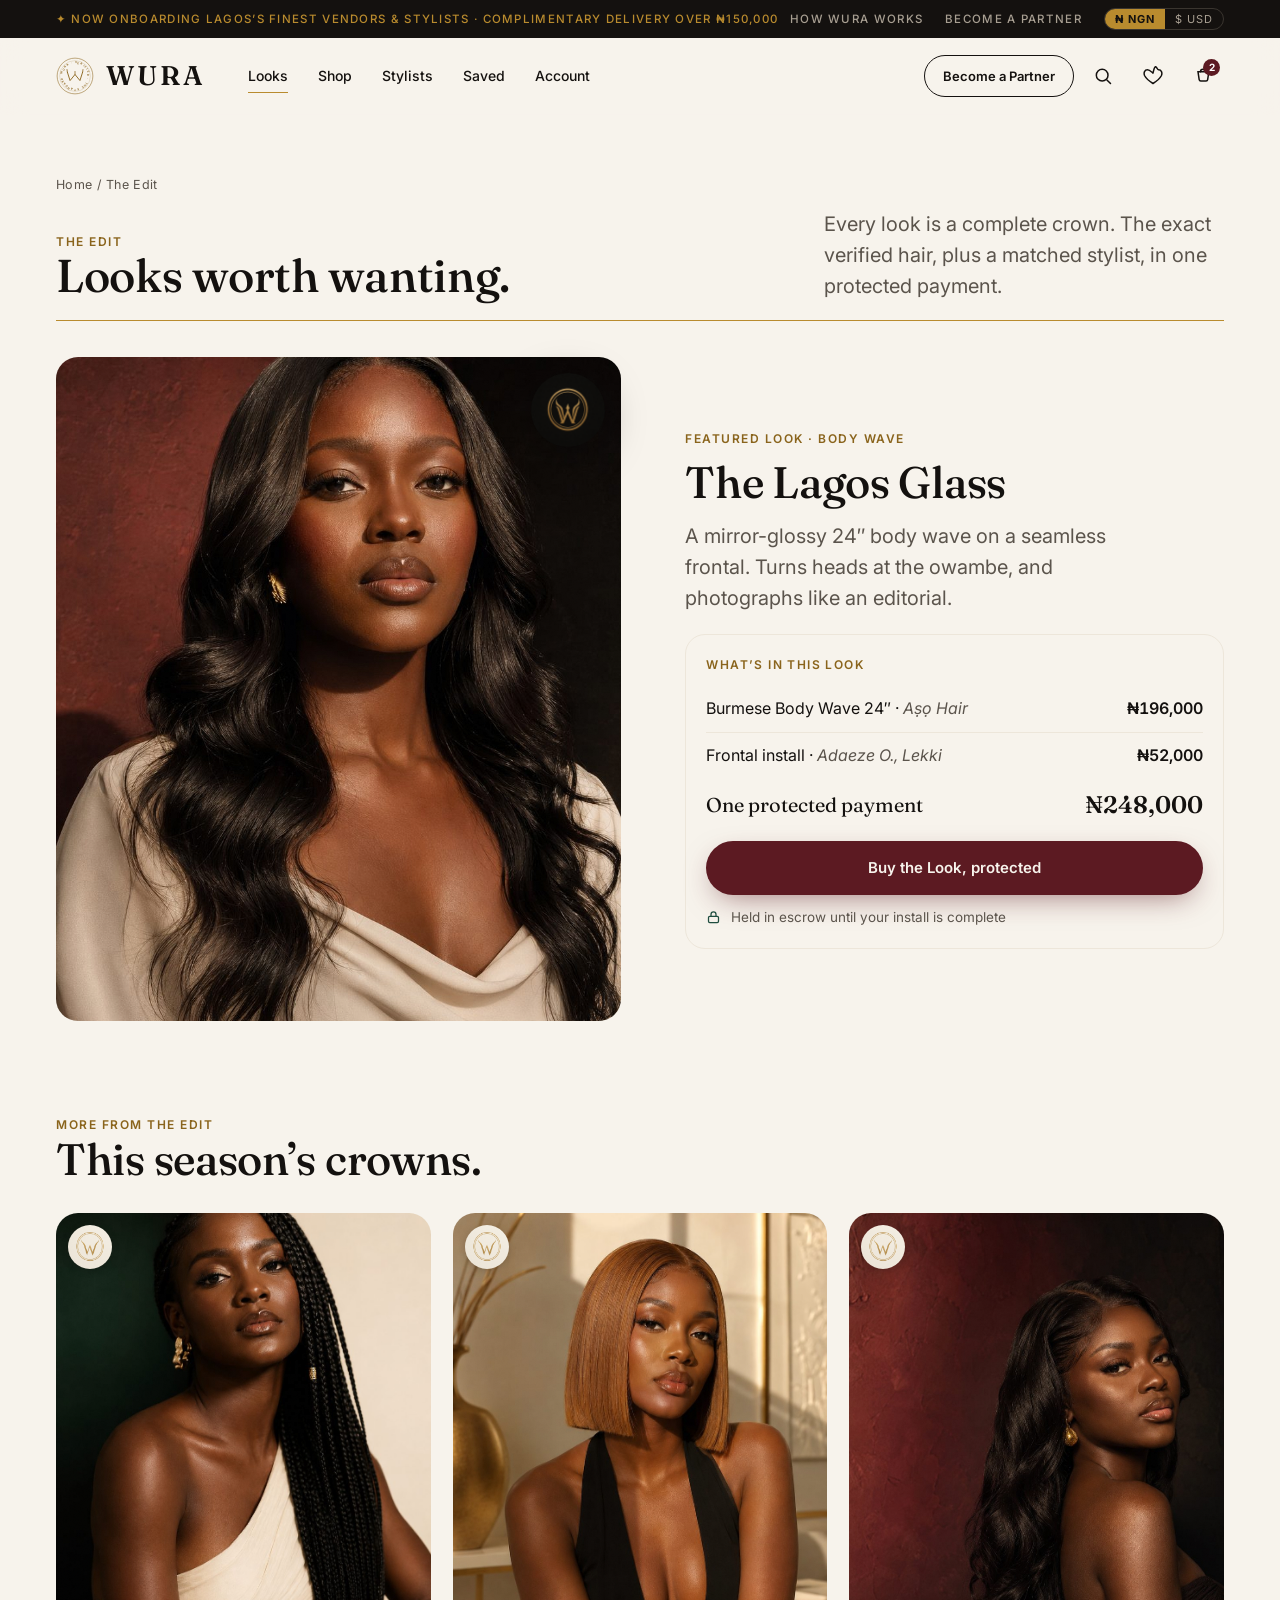
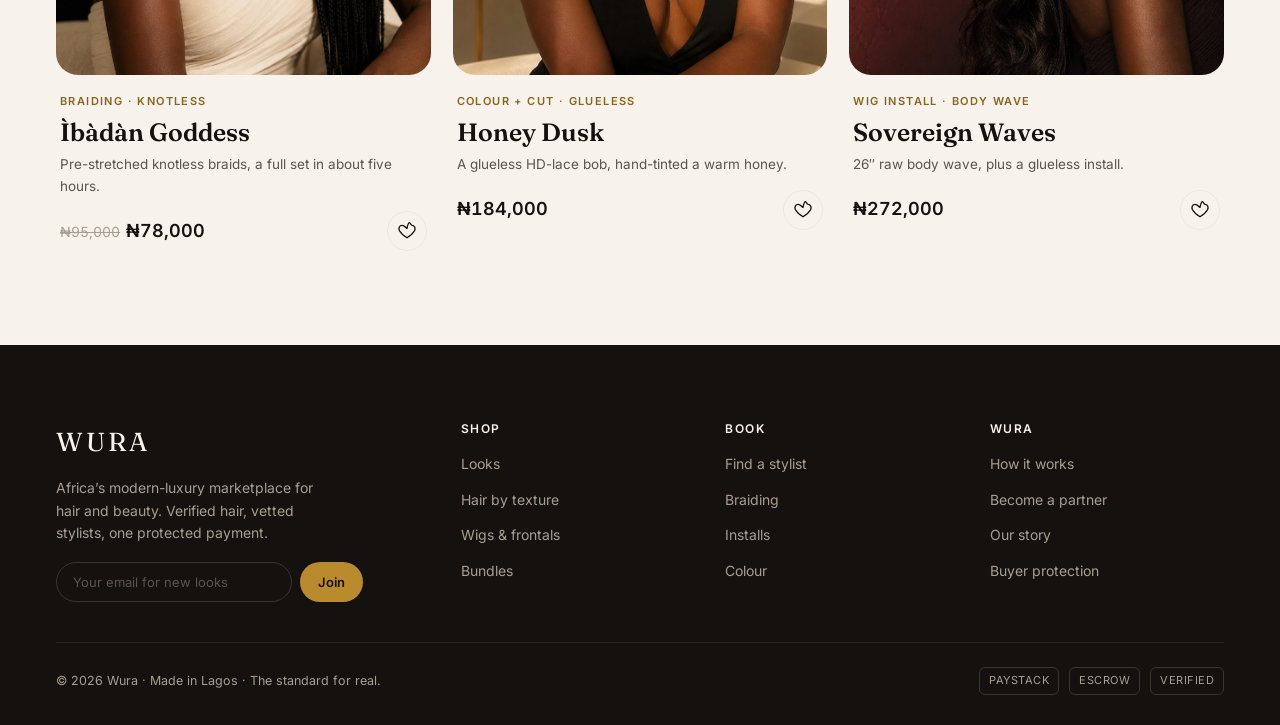
<file: looks.html>
<!DOCTYPE html>
<html lang="en">
<head>
<meta charset="UTF-8" /><meta name="viewport" content="width=device-width, initial-scale=1.0" />
<title>The Edit · WURA</title>
<meta name="description" content="The Edit. Editorial looks you can buy and book in one protected payment. Verified hair, a matched stylist, held in escrow." />
<link rel="preconnect" href="https://fonts.googleapis.com" /><link rel="preconnect" href="https://fonts.gstatic.com" crossorigin />
<link href="https://fonts.googleapis.com/css2?family=Fraunces:ital,opsz,wght@0,9..144,400;0,9..144,500;0,9..144,600;1,9..144,400&family=Inter:wght@400;500;600;700&display=swap" rel="stylesheet" />
<link rel="stylesheet" href="css/wura.css" />
</head>
<body>
<svg width="0" height="0" style="position:absolute" aria-hidden="true"><defs>
<symbol id="wura-seal" viewBox="0 0 100 100"><circle cx="50" cy="50" r="47" fill="none" stroke="currentColor" stroke-width="1.4"/><circle cx="50" cy="50" r="40.5" fill="none" stroke="currentColor" stroke-width="0.7" opacity=".6"/><path d="M30 40 L37 62 L50 46 L63 62 L70 40" fill="none" stroke="currentColor" stroke-width="2.4" stroke-linecap="round" stroke-linejoin="round"/><path d="M30 40 L29 33 M70 40 L71 33 M50 46 L50 38" stroke="currentColor" stroke-width="2" stroke-linecap="round"/><defs><path id="ring" d="M50 50 m-33 0 a33 33 0 1 1 66 0 a33 33 0 1 1 -66 0"/></defs><text font-family="Inter,sans-serif" font-size="7.4" font-weight="600" letter-spacing="2.1" fill="currentColor"><textPath href="#ring" startOffset="2%">WURA · VERIFIED · THE STANDARD FOR REAL · </textPath></text></symbol></defs></svg>

<div class="utility"><div class="wrap"><div class="marquee">✦ Now onboarding Lagos’s finest vendors & stylists · Complimentary delivery over ₦150,000</div><div class="u-right"><a href="index.html#how" class="hide-sm">How Wura Works</a><a href="index.html#partner" class="hide-sm">Become a Partner</a><div class="cur-toggle" role="group" aria-label="Currency"><button class="on" data-cur="NGN">₦ NGN</button><button data-cur="USD">$ USD</button></div></div></div></div>
<header class="nav"><div class="wrap"><a class="brand" href="index.html"><svg class="seal" style="color:var(--gold-deep)"><use href="#wura-seal"/></svg><span class="wordmark">WURA</span></a><nav class="navlinks"><a href="looks.html" class="active">Looks</a><a href="shop.html">Shop</a><a href="stylists.html">Stylists</a><a href="index.html#saved">Saved</a><a href="index.html#account">Account</a></nav><div class="nav-actions"><a href="index.html#partner" class="btn btn-ghost btn-sm partner-btn">Become a Partner</a><button class="icon-btn" aria-label="Search"><svg width="20" height="20" viewBox="0 0 24 24" fill="none" stroke="currentColor" stroke-width="1.8"><circle cx="11" cy="11" r="7"/><path d="m21 21-4.3-4.3" stroke-linecap="round"/></svg></button><button class="icon-btn" aria-label="Saved"><svg width="20" height="20" viewBox="0 0 24 24" fill="none" stroke="currentColor" stroke-width="1.8"><path d="M12 21s-7.5-4.6-10-9.3C.4 8 2 4.5 5.4 4.5 7.6 4.5 9 6 12 8.5 15-6 16.4 4.5 18.6 4.5 22 4.5 23.6 8 22 11.7 19.5 16.4 12 21 12 21Z" stroke-linejoin="round"/></svg><span class="badge" id="savedCount" style="display:none">0</span></button><a href="cart.html" class="icon-btn" aria-label="Cart"><svg width="20" height="20" viewBox="0 0 24 24" fill="none" stroke="currentColor" stroke-width="1.8"><path d="M6 7h13l-1.4 9.3a2 2 0 0 1-2 1.7H9.4a2 2 0 0 1-2-1.7L6 7Z"/><path d="M9 7a3 3 0 0 1 6 0" stroke-linecap="round"/></svg><span class="badge" id="cartCount">2</span></a><button class="icon-btn menu-btn" aria-label="Menu" id="menuBtn"><svg width="22" height="22" viewBox="0 0 24 24" fill="none" stroke="currentColor" stroke-width="1.8"><path d="M3 6h18M3 12h18M3 18h18" stroke-linecap="round"/></svg></button></div></div></header>
<div class="drawer" id="drawer"><div class="panel"><a href="looks.html">Looks</a><a href="shop.html">Shop</a><a href="stylists.html">Stylists</a><a href="index.html#saved">Saved</a><a href="index.html#account">Account</a><a href="index.html#partner" style="border:none;color:var(--gold-deep)">Become a Partner →</a></div></div>

<section class="page-head"><div class="wrap">
  <div class="crumb reveal"><a href="index.html">Home</a> / The Edit</div>
  <div class="section-head" style="margin-bottom:18px"><div class="reveal"><p class="eyebrow">The Edit</p><h1 style="font-size:clamp(30px,4.4vw,46px)">Looks worth wanting.</h1></div><p class="lead reveal d1" style="max-width:400px">Every look is a complete crown. The exact verified hair, plus a matched stylist, in one protected payment.</p></div>
  <div class="hairline reveal"></div>
</div></section>

<!-- FEATURED LOOK -->
<section style="padding:30px 0 10px"><div class="wrap"><div class="hero" style="padding:0"><div class="grid">
  <div class="visual reveal"><img class="float-seal" src="assets/seal-obsidian.png" alt=""/><a href="product.html?id=lagos-glass"><figure class="ph develop"><img src="assets/look-lagos-glass.jpg" alt="The Lagos Glass look"/></figure></a></div>
  <div class="copy reveal d1">
    <p class="eyebrow">Featured look · Body Wave</p>
    <h2 style="margin:10px 0 14px">The Lagos Glass</h2>
    <p class="lead" style="margin-bottom:20px">A mirror-glossy 24″ body wave on a seamless frontal. Turns heads at the owambe, and photographs like an editorial.</p>
    <div class="buybox" style="margin-top:0">
      <div style="font-size:12px;letter-spacing:1.4px;text-transform:uppercase;color:var(--gold-deep);font-weight:600;margin-bottom:12px">What’s in this look</div>
      <div class="row" style="display:flex;justify-content:space-between;align-items:center;padding:10px 0;border-bottom:1px solid var(--linen)"><span>Burmese Body Wave 24″ · <em style="color:var(--muted)">Aṣọ Hair</em></span><span class="tnum" data-ngn="₦196,000" data-usd="$128">₦196,000</span></div>
      <div class="row" style="display:flex;justify-content:space-between;align-items:center;padding:10px 0"><span>Frontal install · <em style="color:var(--muted)">Adaeze O., Lekki</em></span><span class="tnum" data-ngn="₦52,000" data-usd="$34">₦52,000</span></div>
      <div style="display:flex;justify-content:space-between;align-items:center;margin:8px 0 16px"><span style="font-family:var(--serif);font-size:20px">One protected payment</span><span class="tnum" style="font-family:var(--serif);font-size:24px" data-ngn="₦248,000" data-usd="$162">₦248,000</span></div>
      <a href="cart.html" class="btn btn-premium btn-block">Buy the Look, protected</a>
      <div class="bb-line"><svg width="15" height="15" viewBox="0 0 24 24" fill="none" stroke="var(--verdigris)" stroke-width="2"><rect x="4" y="10" width="16" height="10" rx="2"/><path d="M8 10V7a4 4 0 0 1 8 0v3" stroke-linecap="round"/></svg> Held in escrow until your install is complete</div>
    </div>
  </div>
</div></div></div></section>

<!-- MORE LOOKS -->
<section style="padding:clamp(40px,6vw,70px) 0 clamp(50px,7vw,90px)"><div class="wrap">
  <div class="section-head"><div class="reveal"><p class="eyebrow">More from The Edit</p><h2>This season’s crowns.</h2></div></div>
  <div class="looks">
    <article class="look-card reveal d1"><a href="product.html?id=ibadan-goddess"><figure class="ph develop"><img src="assets/look-ibadan-goddess.jpg" alt="Ìbàdàn Goddess"/><img class="card-seal" src="assets/seal-ivory.png" alt="" style="object-fit:contain"/></figure></a><div class="lc-body"><div class="lc-cat">Braiding · Knotless</div><h3>Ìbàdàn Goddess</h3><p class="lc-items">Pre-stretched knotless braids, a full set in about five hours.</p><div class="lc-foot"><div class="price"><s class="tnum" data-ngn="₦95,000" data-usd="$62">₦95,000</s><span class="tnum" data-ngn="₦78,000" data-usd="$51">₦78,000</span></div><button class="heart" aria-label="Save"><svg width="18" height="18" viewBox="0 0 24 24" fill="none" stroke="currentColor" stroke-width="1.8"><path d="M12 21s-7.5-4.6-10-9.3C.4 8 2 4.5 5.4 4.5 7.6 4.5 9 6 12 8.5 15-6 16.4 4.5 18.6 4.5 22 4.5 23.6 8 22 11.7 19.5 16.4 12 21 12 21Z" stroke-linejoin="round"/></svg></button></div></div></article>
    <article class="look-card reveal d2"><a href="product.html?id=honey-dusk"><figure class="ph develop"><img src="assets/look-honey-dusk.jpg" alt="Honey Dusk"/><img class="card-seal" src="assets/seal-ivory.png" alt="" style="object-fit:contain"/></figure></a><div class="lc-body"><div class="lc-cat">Colour + Cut · Glueless</div><h3>Honey Dusk</h3><p class="lc-items">A glueless HD-lace bob, hand-tinted a warm honey.</p><div class="lc-foot"><div class="price"><span class="tnum" data-ngn="₦184,000" data-usd="$120">₦184,000</span></div><button class="heart" aria-label="Save"><svg width="18" height="18" viewBox="0 0 24 24" fill="none" stroke="currentColor" stroke-width="1.8"><path d="M12 21s-7.5-4.6-10-9.3C.4 8 2 4.5 5.4 4.5 7.6 4.5 9 6 12 8.5 15-6 16.4 4.5 18.6 4.5 22 4.5 23.6 8 22 11.7 19.5 16.4 12 21 12 21Z" stroke-linejoin="round"/></svg></button></div></div></article>
    <article class="look-card reveal d3"><a href="product.html?id=sovereign-waves"><figure class="ph develop"><img src="assets/hero-crown-turn.jpg" alt="Sovereign Waves"/><img class="card-seal" src="assets/seal-ivory.png" alt="" style="object-fit:contain"/></figure></a><div class="lc-body"><div class="lc-cat">Wig Install · Body Wave</div><h3>Sovereign Waves</h3><p class="lc-items">26″ raw body wave, plus a glueless install.</p><div class="lc-foot"><div class="price"><span class="tnum" data-ngn="₦272,000" data-usd="$177">₦272,000</span></div><button class="heart" aria-label="Save"><svg width="18" height="18" viewBox="0 0 24 24" fill="none" stroke="currentColor" stroke-width="1.8"><path d="M12 21s-7.5-4.6-10-9.3C.4 8 2 4.5 5.4 4.5 7.6 4.5 9 6 12 8.5 15-6 16.4 4.5 18.6 4.5 22 4.5 23.6 8 22 11.7 19.5 16.4 12 21 12 21Z" stroke-linejoin="round"/></svg></button></div></div></article>
  </div>
</div></section>

<footer><div class="wrap"><div class="foot-grid"><div class="foot-brand"><div class="wordmark">WURA</div><p>Africa’s modern-luxury marketplace for hair and beauty. Verified hair, vetted stylists, one protected payment.</p><form class="newsletter" data-noop><input type="email" placeholder="Your email for new looks" aria-label="Email"/><button class="btn btn-gold btn-sm" type="submit">Join</button></form></div><div><h4>Shop</h4><ul><li><a href="looks.html">Looks</a></li><li><a href="shop.html">Hair by texture</a></li><li><a href="shop.html">Wigs & frontals</a></li><li><a href="shop.html">Bundles</a></li></ul></div><div><h4>Book</h4><ul><li><a href="stylists.html">Find a stylist</a></li><li><a href="stylists.html">Braiding</a></li><li><a href="stylists.html">Installs</a></li><li><a href="stylists.html">Colour</a></li></ul></div><div><h4>Wura</h4><ul><li><a href="index.html#how">How it works</a></li><li><a href="index.html#partner">Become a partner</a></li><li><a href="about.html">Our story</a></li><li><a href="#">Buyer protection</a></li></ul></div></div><div class="foot-bottom"><span>© 2026 Wura · Made in Lagos · The standard for real.</span><div class="pay-badges"><span>PAYSTACK</span><span>ESCROW</span><span>VERIFIED</span></div></div></div></footer>
<div class="toast" id="toast"><svg width="16" height="16" viewBox="0 0 24 24" fill="none" stroke="var(--gold)" stroke-width="2"><path d="m5 13 4 4L19 7" stroke-linecap="round" stroke-linejoin="round"/></svg><span>Saved</span></div>
<script src="js/wura.js"></script>
</body>
</html>
</file>
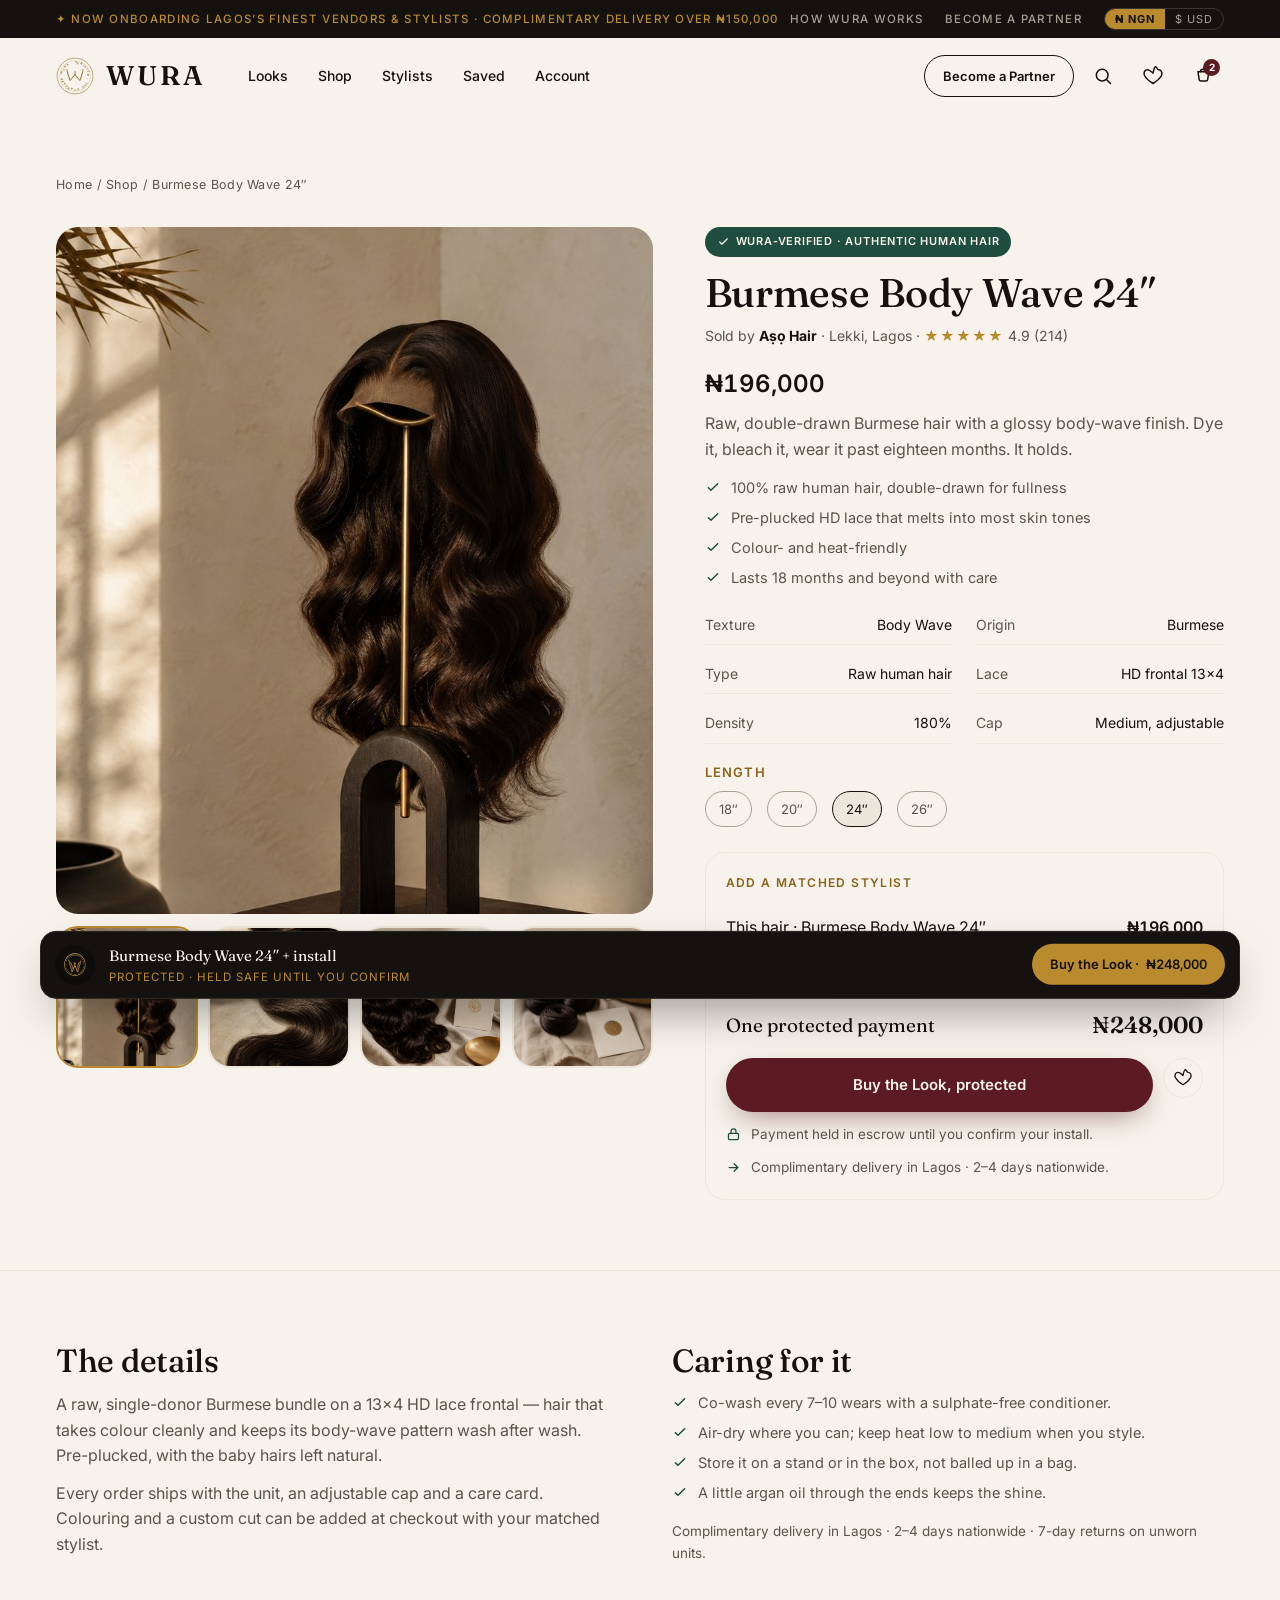
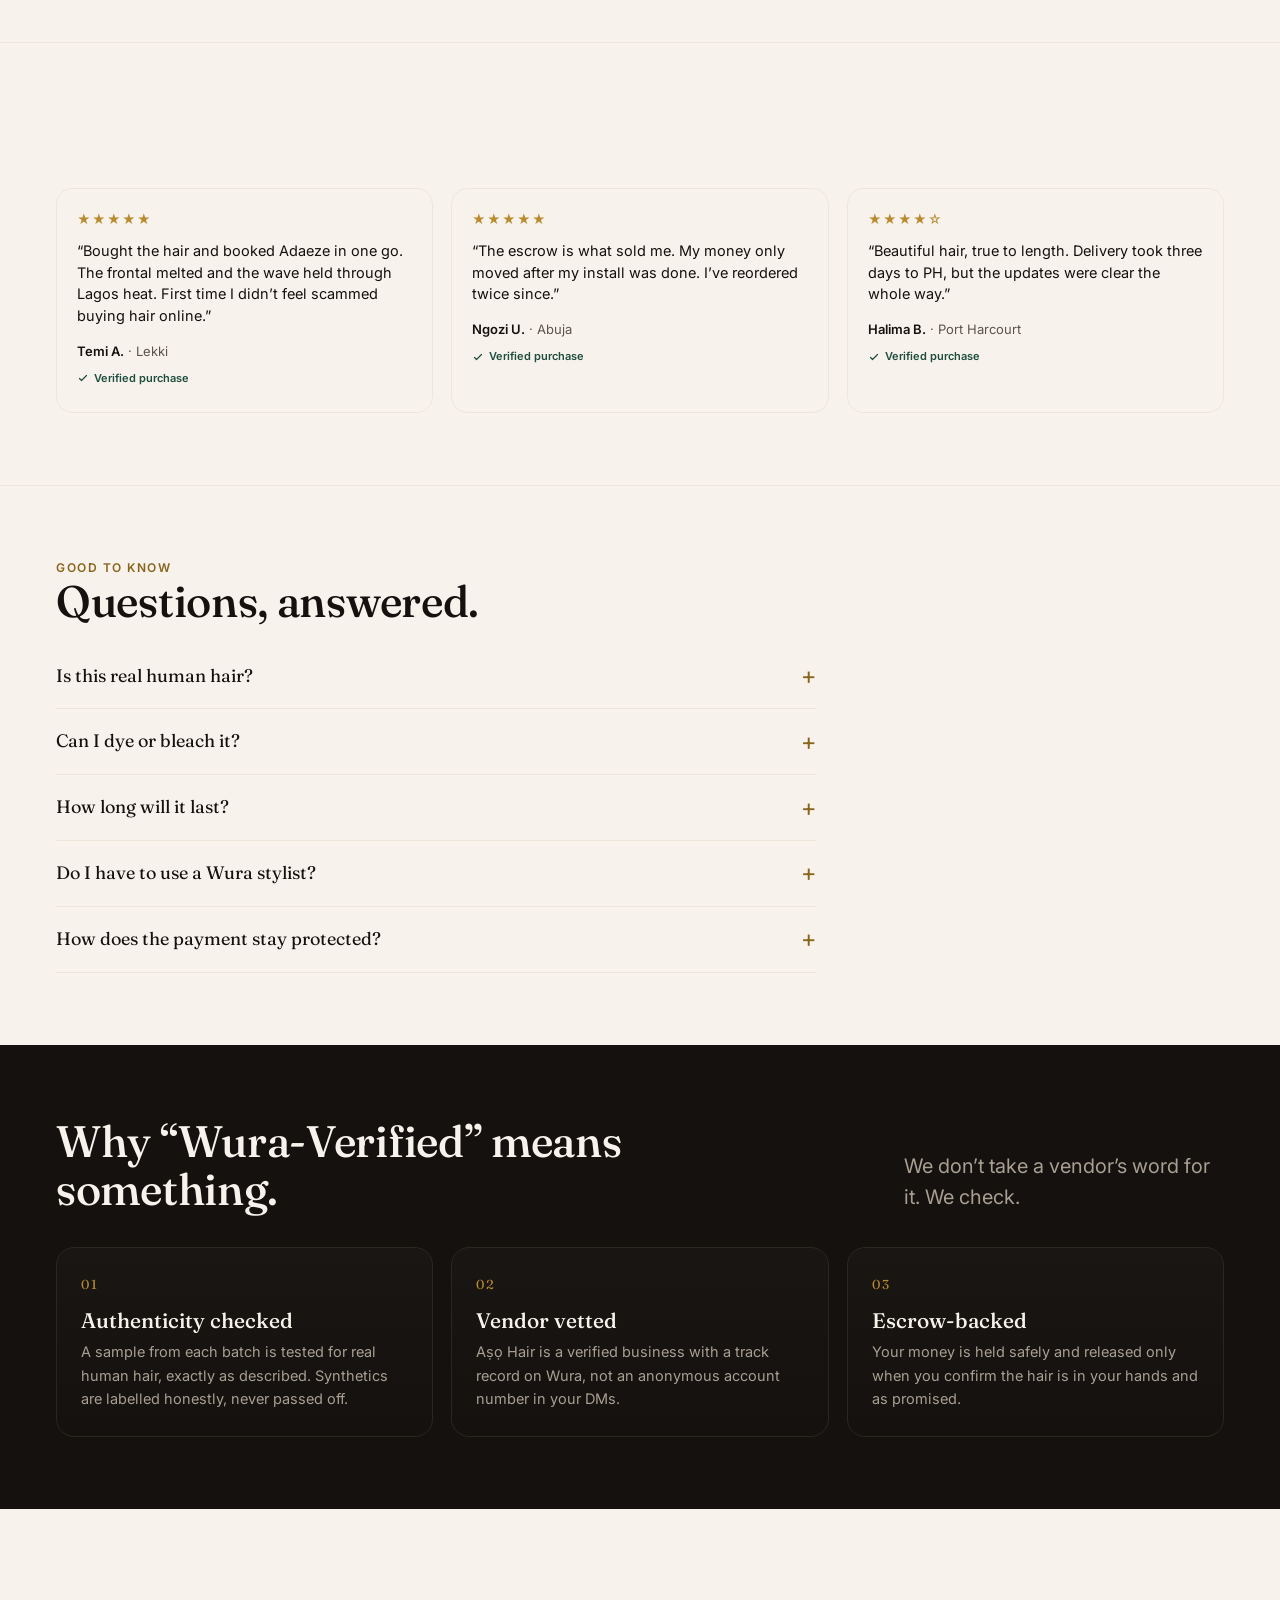
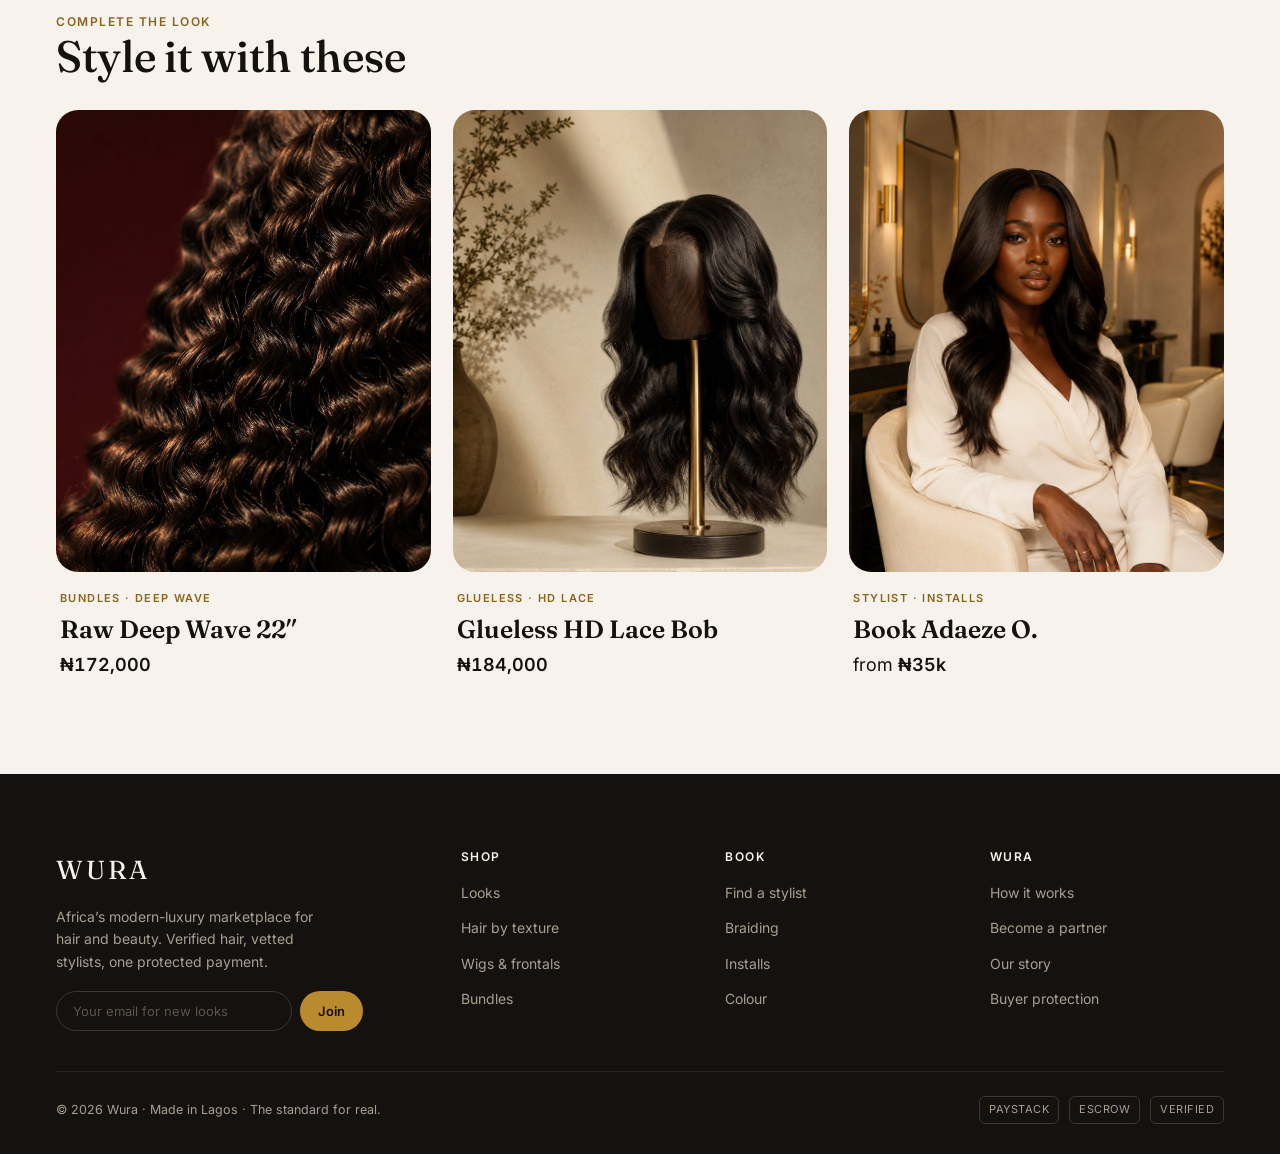
<file: product.html>
<!DOCTYPE html>
<html lang="en">
<head>
<meta charset="UTF-8" /><meta name="viewport" content="width=device-width, initial-scale=1.0" />
<title>Burmese Body Wave 24″ · WURA</title>
<meta name="description" content="Burmese Body Wave 24″, Wura-Verified. Buy the hair and book the matched stylist in one protected payment." />
<link rel="preconnect" href="https://fonts.googleapis.com" /><link rel="preconnect" href="https://fonts.gstatic.com" crossorigin />
<link href="https://fonts.googleapis.com/css2?family=Fraunces:ital,opsz,wght@0,9..144,400;0,9..144,500;0,9..144,600;1,9..144,400&family=Inter:wght@400;500;600;700&display=swap" rel="stylesheet" />
<link rel="stylesheet" href="css/wura.css" />
</head>
<body>
<svg width="0" height="0" style="position:absolute" aria-hidden="true"><defs>
<symbol id="wura-seal" viewBox="0 0 100 100"><circle cx="50" cy="50" r="47" fill="none" stroke="currentColor" stroke-width="1.4"/><circle cx="50" cy="50" r="40.5" fill="none" stroke="currentColor" stroke-width="0.7" opacity=".6"/><path d="M30 40 L37 62 L50 46 L63 62 L70 40" fill="none" stroke="currentColor" stroke-width="2.4" stroke-linecap="round" stroke-linejoin="round"/><path d="M30 40 L29 33 M70 40 L71 33 M50 46 L50 38" stroke="currentColor" stroke-width="2" stroke-linecap="round"/><defs><path id="ring" d="M50 50 m-33 0 a33 33 0 1 1 66 0 a33 33 0 1 1 -66 0"/></defs><text font-family="Inter,sans-serif" font-size="7.4" font-weight="600" letter-spacing="2.1" fill="currentColor"><textPath href="#ring" startOffset="2%">WURA · VERIFIED · THE STANDARD FOR REAL · </textPath></text></symbol></defs></svg>

<div class="utility"><div class="wrap"><div class="marquee">✦ Now onboarding Lagos’s finest vendors & stylists · Complimentary delivery over ₦150,000</div><div class="u-right"><a href="index.html#how" class="hide-sm">How Wura Works</a><a href="index.html#partner" class="hide-sm">Become a Partner</a><div class="cur-toggle" role="group" aria-label="Currency"><button class="on" data-cur="NGN">₦ NGN</button><button data-cur="USD">$ USD</button></div></div></div></div>
<header class="nav"><div class="wrap"><a class="brand" href="index.html"><svg class="seal" style="color:var(--gold-deep)"><use href="#wura-seal"/></svg><span class="wordmark">WURA</span></a><nav class="navlinks"><a href="looks.html">Looks</a><a href="shop.html">Shop</a><a href="stylists.html">Stylists</a><a href="index.html#saved">Saved</a><a href="index.html#account">Account</a></nav><div class="nav-actions"><a href="index.html#partner" class="btn btn-ghost btn-sm partner-btn">Become a Partner</a><button class="icon-btn" aria-label="Search"><svg width="20" height="20" viewBox="0 0 24 24" fill="none" stroke="currentColor" stroke-width="1.8"><circle cx="11" cy="11" r="7"/><path d="m21 21-4.3-4.3" stroke-linecap="round"/></svg></button><button class="icon-btn" aria-label="Saved"><svg width="20" height="20" viewBox="0 0 24 24" fill="none" stroke="currentColor" stroke-width="1.8"><path d="M12 21s-7.5-4.6-10-9.3C.4 8 2 4.5 5.4 4.5 7.6 4.5 9 6 12 8.5 15-6 16.4 4.5 18.6 4.5 22 4.5 23.6 8 22 11.7 19.5 16.4 12 21 12 21Z" stroke-linejoin="round"/></svg><span class="badge" id="savedCount" style="display:none">0</span></button><a href="cart.html" class="icon-btn" aria-label="Cart"><svg width="20" height="20" viewBox="0 0 24 24" fill="none" stroke="currentColor" stroke-width="1.8"><path d="M6 7h13l-1.4 9.3a2 2 0 0 1-2 1.7H9.4a2 2 0 0 1-2-1.7L6 7Z"/><path d="M9 7a3 3 0 0 1 6 0" stroke-linecap="round"/></svg><span class="badge" id="cartCount">2</span></a><button class="icon-btn menu-btn" aria-label="Menu" id="menuBtn"><svg width="22" height="22" viewBox="0 0 24 24" fill="none" stroke="currentColor" stroke-width="1.8"><path d="M3 6h18M3 12h18M3 18h18" stroke-linecap="round"/></svg></button></div></div></header>
<div class="drawer" id="drawer"><div class="panel"><a href="looks.html">Looks</a><a href="shop.html">Shop</a><a href="stylists.html">Stylists</a><a href="index.html#saved">Saved</a><a href="index.html#account">Account</a><a href="index.html#partner" style="border:none;color:var(--gold-deep)">Become a Partner →</a></div></div>

<section class="page-head" style="padding-bottom:0"><div class="wrap"><div class="crumb reveal"><a href="index.html">Home</a> / <a href="shop.html">Shop</a> / <span id="crumbName">Burmese Body Wave 24″</span></div></div></section>

<section style="padding:0 0 clamp(40px,6vw,70px)"><div class="wrap"><div class="pdp">
  <!-- gallery -->
  <div class="gallery reveal">
    <figure class="ph develop main" id="galMain"><img id="galImg" src="assets/product-wig-stand.jpg" alt="Product image"/></figure>
    <div class="thumbs" id="galThumbs"></div>
  </div>
  <!-- info -->
  <div class="pdp-info reveal d1">
    <span class="vchip"><svg width="13" height="13" viewBox="0 0 24 24" fill="none" stroke="currentColor" stroke-width="2.2"><path d="m5 13 4 4L19 7" stroke-linecap="round" stroke-linejoin="round"/></svg> <span id="pBadge">Wura-Verified · Authentic human hair</span></span>
    <h1 id="pTitle">Burmese Body Wave 24″</h1>
    <div class="by" id="pBy">Sold by <b style="color:var(--obsidian)">Aṣọ Hair</b> · Lekki, Lagos · <span class="stars">★★★★★</span> 4.9 (214)</div>
    <div class="price"><span class="tnum" id="pPrice" data-ngn="₦196,000" data-usd="$128">₦196,000</span></div>
    <p id="pDesc" style="color:var(--muted);margin:8px 0 4px">Raw, double-drawn Burmese hair with a glossy body-wave finish. Dye it, bleach it, wear it past eighteen months. It holds.</p>

    <ul class="feature-list" id="pFeatures">
      <li><svg width="16" height="16" viewBox="0 0 24 24" fill="none" stroke="currentColor" stroke-width="2.2"><path d="m5 13 4 4L19 7" stroke-linecap="round" stroke-linejoin="round"/></svg> 100% raw human hair, double-drawn so it stays full from root to tip.</li>
      <li><svg width="16" height="16" viewBox="0 0 24 24" fill="none" stroke="currentColor" stroke-width="2.2"><path d="m5 13 4 4L19 7" stroke-linecap="round" stroke-linejoin="round"/></svg> Pre-plucked HD lace that melts into most skin tones.</li>
      <li><svg width="16" height="16" viewBox="0 0 24 24" fill="none" stroke="currentColor" stroke-width="2.2"><path d="m5 13 4 4L19 7" stroke-linecap="round" stroke-linejoin="round"/></svg> Colour- and heat-friendly. Dye it, curl it, restyle it.</li>
      <li><svg width="16" height="16" viewBox="0 0 24 24" fill="none" stroke="currentColor" stroke-width="2.2"><path d="m5 13 4 4L19 7" stroke-linecap="round" stroke-linejoin="round"/></svg> Worn well, it lasts 18 months and beyond.</li>
    </ul>

    <div class="specs" id="pSpecs">
      <div><span>Texture</span> Body Wave</div>
      <div><span>Origin</span> Burmese</div>
      <div><span>Type</span> Raw human hair</div>
      <div><span>Lace</span> HD frontal 13×4</div>
      <div><span>Density</span> 180%</div>
      <div><span>Weight</span> ~280g</div>
      <div><span>Cap</span> Medium, adjustable</div>
      <div><span>Wefts</span> Double, machine-sewn</div>
    </div>

    <div id="pLengthBlock"><div style="font-size:13px;font-weight:600;text-transform:uppercase;letter-spacing:1.2px;color:var(--gold-deep);margin-bottom:6px">Length</div>
    <div class="opt-row" id="pLengths"><span class="chip" data-filter>18″</span><span class="chip" data-filter>20″</span><span class="chip on" data-filter>24″</span><span class="chip" data-filter>26″</span></div></div>

    <!-- Buy the Look box -->
    <div class="buybox">
      <div style="font-size:12px;letter-spacing:1.4px;text-transform:uppercase;color:var(--gold-deep);font-weight:600;margin-bottom:12px">Add a matched stylist</div>
      <div style="display:flex;justify-content:space-between;align-items:center;padding:10px 0;border-bottom:1px solid var(--linen)"><span id="bbHair">This hair · Burmese Body Wave 24″</span><span class="tnum" id="bbHairPrice" data-ngn="₦196,000" data-usd="$128">₦196,000</span></div>
      <label style="display:flex;justify-content:space-between;align-items:center;padding:12px 0;cursor:pointer"><span style="display:flex;align-items:center;gap:10px"><input type="checkbox" checked style="width:18px;height:18px;accent-color:#5C1A22"/> <span id="bbInstall">Frontal install · Adaeze O., Lekki</span></span><span class="tnum" id="bbInstallPrice" data-ngn="₦52,000" data-usd="$34">₦52,000</span></label>
      <div style="display:flex;justify-content:space-between;align-items:center;margin:6px 0 14px"><span style="font-family:var(--serif);font-size:19px">One protected payment</span><span class="tnum" id="bbTotal" style="font-family:var(--serif);font-size:23px" data-ngn="₦248,000" data-usd="$162">₦248,000</span></div>
      <div style="display:flex;gap:10px;flex-wrap:wrap">
        <a href="cart.html" data-cartlink class="btn btn-premium" style="flex:1;justify-content:center">Buy the Look, protected</a>
        <button class="heart" aria-label="Save"><svg width="18" height="18" viewBox="0 0 24 24" fill="none" stroke="currentColor" stroke-width="1.8"><path d="M12 21s-7.5-4.6-10-9.3C.4 8 2 4.5 5.4 4.5 7.6 4.5 9 6 12 8.5 15-6 16.4 4.5 18.6 4.5 22 4.5 23.6 8 22 11.7 19.5 16.4 12 21 12 21Z" stroke-linejoin="round"/></svg></button>
      </div>
      <div class="bb-line"><svg width="15" height="15" viewBox="0 0 24 24" fill="none" stroke="var(--verdigris)" stroke-width="2"><rect x="4" y="10" width="16" height="10" rx="2"/><path d="M8 10V7a4 4 0 0 1 8 0v3" stroke-linecap="round"/></svg> Payment held in escrow until you confirm your install.</div>
      <div class="bb-line"><svg width="15" height="15" viewBox="0 0 24 24" fill="none" stroke="var(--verdigris)" stroke-width="2"><path d="M5 12h14M13 6l6 6-6 6" stroke-linecap="round" stroke-linejoin="round"/></svg> Complimentary delivery in Lagos · 2–4 days nationwide.</div>
    </div>
  </div>
</div></div></section>

<!-- details + care -->
<section class="pdp-detail"><div class="wrap"><div class="cols">
  <div class="reveal">
    <h2>The details</h2>
    <p id="pDetail">A raw, single-donor Burmese bundle on a 13×4 HD lace frontal — the kind of hair that takes colour cleanly and keeps its body-wave pattern wash after wash. The lace comes pre-plucked with the baby hairs left natural, so your hairline reads as your own.</p>
    <p>Every order ships with the unit, an adjustable cap and a care card. Colouring and a custom cut can be added at checkout with your matched stylist.</p>
  </div>
  <div class="reveal d1">
    <h2>Caring for it</h2>
    <ul class="feature-list">
      <li><svg width="16" height="16" viewBox="0 0 24 24" fill="none" stroke="currentColor" stroke-width="2.2"><path d="m5 13 4 4L19 7" stroke-linecap="round" stroke-linejoin="round"/></svg> Co-wash every 7–10 wears with a sulphate-free conditioner.</li>
      <li><svg width="16" height="16" viewBox="0 0 24 24" fill="none" stroke="currentColor" stroke-width="2.2"><path d="m5 13 4 4L19 7" stroke-linecap="round" stroke-linejoin="round"/></svg> Air-dry where you can; keep heat low to medium when you style.</li>
      <li><svg width="16" height="16" viewBox="0 0 24 24" fill="none" stroke="currentColor" stroke-width="2.2"><path d="m5 13 4 4L19 7" stroke-linecap="round" stroke-linejoin="round"/></svg> Store it on a stand or in the box, not balled up in a bag.</li>
      <li><svg width="16" height="16" viewBox="0 0 24 24" fill="none" stroke="currentColor" stroke-width="2.2"><path d="m5 13 4 4L19 7" stroke-linecap="round" stroke-linejoin="round"/></svg> A little argan oil through the ends keeps the shine.</li>
    </ul>
    <div style="margin-top:18px;font-size:13.5px;color:var(--muted)">Complimentary delivery in Lagos · 2–4 days nationwide · 7-day returns on unworn units.</div>
  </div>
</div></div></section>

<!-- reviews -->
<section style="padding:clamp(40px,6vw,72px) 0;border-top:1px solid var(--linen)"><div class="wrap">
  <div class="rating-big reveal"><span class="num tnum">4.9</span><div><div class="stars" style="font-size:18px">★★★★★</div><div style="font-size:13px;color:var(--muted)">214 verified reviews</div></div></div>
  <div class="reviews">
    <div class="review reveal d1"><div class="stars">★★★★★</div><p>“Bought the hair and booked Adaeze in one go. The frontal melted and the wave held through Lagos heat. First time I didn’t feel scammed buying hair online.”</p><div class="who"><b>Temi A.</b> · Lekki</div><div class="vp"><svg width="12" height="12" viewBox="0 0 24 24" fill="none" stroke="currentColor" stroke-width="2.4"><path d="m5 13 4 4L19 7" stroke-linecap="round" stroke-linejoin="round"/></svg> Verified purchase</div></div>
    <div class="review reveal d2"><div class="stars">★★★★★</div><p>“The escrow is what sold me. My money only moved after my install was done. I’ve reordered twice since.”</p><div class="who"><b>Ngozi U.</b> · Abuja</div><div class="vp"><svg width="12" height="12" viewBox="0 0 24 24" fill="none" stroke="currentColor" stroke-width="2.4"><path d="m5 13 4 4L19 7" stroke-linecap="round" stroke-linejoin="round"/></svg> Verified purchase</div></div>
    <div class="review reveal d3"><div class="stars">★★★★☆</div><p>“Beautiful hair, true to length. Delivery took three days to PH, but the updates were clear the whole way.”</p><div class="who"><b>Halima B.</b> · Port Harcourt</div><div class="vp"><svg width="12" height="12" viewBox="0 0 24 24" fill="none" stroke="currentColor" stroke-width="2.4"><path d="m5 13 4 4L19 7" stroke-linecap="round" stroke-linejoin="round"/></svg> Verified purchase</div></div>
  </div>
</div></section>

<!-- faq -->
<section style="padding:clamp(40px,6vw,72px) 0;border-top:1px solid var(--linen)"><div class="wrap">
  <p class="eyebrow reveal">Good to know</p><h2 class="reveal" style="margin-bottom:18px">Questions, answered.</h2>
  <div class="faq reveal d1">
    <details><summary>Is this real human hair?</summary><p>Yes. It’s 100% raw human hair, and a sample from every batch is tested before the vendor earns the Wura-Verified seal. If it’s ever not as described, your escrow covers you.</p></details>
    <details><summary>Can I dye or bleach it?</summary><p>You can — raw Burmese hair takes colour cleanly. We’d still suggest a professional, and your matched stylist can colour it for you at checkout.</p></details>
    <details><summary>How long will it last?</summary><p>With co-washing, low heat and proper storage, 18 months and beyond. Many customers rotate two or three units to make each one last even longer.</p></details>
    <details><summary>Do I have to use a Wura stylist?</summary><p>No. You can take your unit to any stylist. But booking a matched Wura-Verified stylist keeps everything under one protected payment, released only once your install is done.</p></details>
    <details><summary>How does the payment stay protected?</summary><p>Your money sits in escrow, not sent to the vendor or stylist, until you confirm the hair arrived as promised and your install is complete. If something’s wrong, you open a dispute and we step in.</p></details>
  </div>
</div></section>

<!-- verified panel -->
<section class="promise"><div class="wrap">
  <div class="head reveal"><h2 style="max-width:600px">Why “Wura-Verified” means something.</h2><p class="lead" style="color:var(--stone);max-width:320px">We don’t take a vendor’s word for it. We check.</p></div>
  <div class="steps">
    <div class="step reveal d1"><div class="n">01</div><h3>Authenticity checked</h3><p>A sample from each batch is tested for real human hair, exactly as described. Synthetics are labelled honestly, never passed off.</p></div>
    <div class="step reveal d2"><div class="n">02</div><h3>Vendor vetted</h3><p>Aṣọ Hair is a verified business with a track record on Wura, not an anonymous account number in your DMs.</p></div>
    <div class="step reveal d3"><div class="n">03</div><h3>Escrow-backed</h3><p>Your money is held safely and released only when you confirm the hair is in your hands and as promised.</p></div>
  </div>
</div></section>

<!-- complete the look -->
<section style="padding:clamp(50px,7vw,90px) 0"><div class="wrap">
  <div class="section-head"><div class="reveal"><p class="eyebrow">Complete the look</p><h2>Style it with these</h2></div></div>
  <div class="looks">
    <article class="look-card reveal d1"><a href="product.html?id=raw-deep-wave"><figure class="ph develop"><img src="assets/tex-deep-wave.jpg" alt="Deep wave"/></figure></a><div class="lc-body"><div class="lc-cat">Bundles · Deep Wave</div><h3>Raw Deep Wave 22″</h3><div class="lc-foot"><div class="price tnum" data-ngn="₦172,000" data-usd="$112">₦172,000</div></div></div></article>
    <article class="look-card reveal d2"><a href="product.html?id=glueless-bob"><figure class="ph develop"><img src="assets/product-wig-stand-2.jpg" alt="HD lace bob"/></figure></a><div class="lc-body"><div class="lc-cat">Glueless · HD Lace</div><h3>Glueless HD Lace Bob</h3><div class="lc-foot"><div class="price tnum" data-ngn="₦184,000" data-usd="$120">₦184,000</div></div></div></article>
    <article class="look-card reveal d3"><a href="stylist.html"><figure class="ph develop"><img src="assets/stylist-adaeze.jpg" alt="Adaeze"/></figure></a><div class="lc-body"><div class="lc-cat">Stylist · Installs</div><h3>Book Adaeze O.</h3><div class="lc-foot"><div class="price">from <span class="tnum" data-ngn="₦35k" data-usd="$23">₦35k</span></div></div></div></article>
  </div>
</div></section>

<footer><div class="wrap"><div class="foot-grid"><div class="foot-brand"><div class="wordmark">WURA</div><p>Africa’s modern-luxury marketplace for hair and beauty. Verified hair, vetted stylists, one protected payment.</p><form class="newsletter" data-noop><input type="email" placeholder="Your email for new looks" aria-label="Email"/><button class="btn btn-gold btn-sm" type="submit">Join</button></form></div><div><h4>Shop</h4><ul><li><a href="looks.html">Looks</a></li><li><a href="shop.html">Hair by texture</a></li><li><a href="shop.html">Wigs & frontals</a></li><li><a href="shop.html">Bundles</a></li></ul></div><div><h4>Book</h4><ul><li><a href="stylists.html">Find a stylist</a></li><li><a href="stylists.html">Braiding</a></li><li><a href="stylists.html">Installs</a></li><li><a href="stylists.html">Colour</a></li></ul></div><div><h4>Wura</h4><ul><li><a href="index.html#how">How it works</a></li><li><a href="index.html#partner">Become a partner</a></li><li><a href="about.html">Our story</a></li><li><a href="#">Buyer protection</a></li></ul></div></div><div class="foot-bottom"><span>© 2026 Wura · Made in Lagos · The standard for real.</span><div class="pay-badges"><span>PAYSTACK</span><span>ESCROW</span><span>VERIFIED</span></div></div></div></footer>

<div class="buybar" id="buybar"><div class="inner"><div class="card"><img class="seal" src="assets/seal-obsidian.png" alt=""/><div class="txt"><div class="t" id="stTitle">Burmese Body Wave 24″ + frontal install</div><div class="s">Protected · Held safe until you confirm</div></div><a href="cart.html" data-cartlink class="btn btn-gold btn-sm"><span class="lng">Buy the Look · </span><span class="tnum" id="stPrice" data-ngn="₦248,000" data-usd="$162">₦248,000</span></a></div></div></div>
<div class="toast" id="toast"><svg width="16" height="16" viewBox="0 0 24 24" fill="none" stroke="var(--gold)" stroke-width="2"><path d="m5 13 4 4L19 7" stroke-linecap="round" stroke-linejoin="round"/></svg><span>Saved</span></div>
<script src="js/pdp.js"></script>
<script src="js/wura.js"></script>
</body>
</html>
</file>
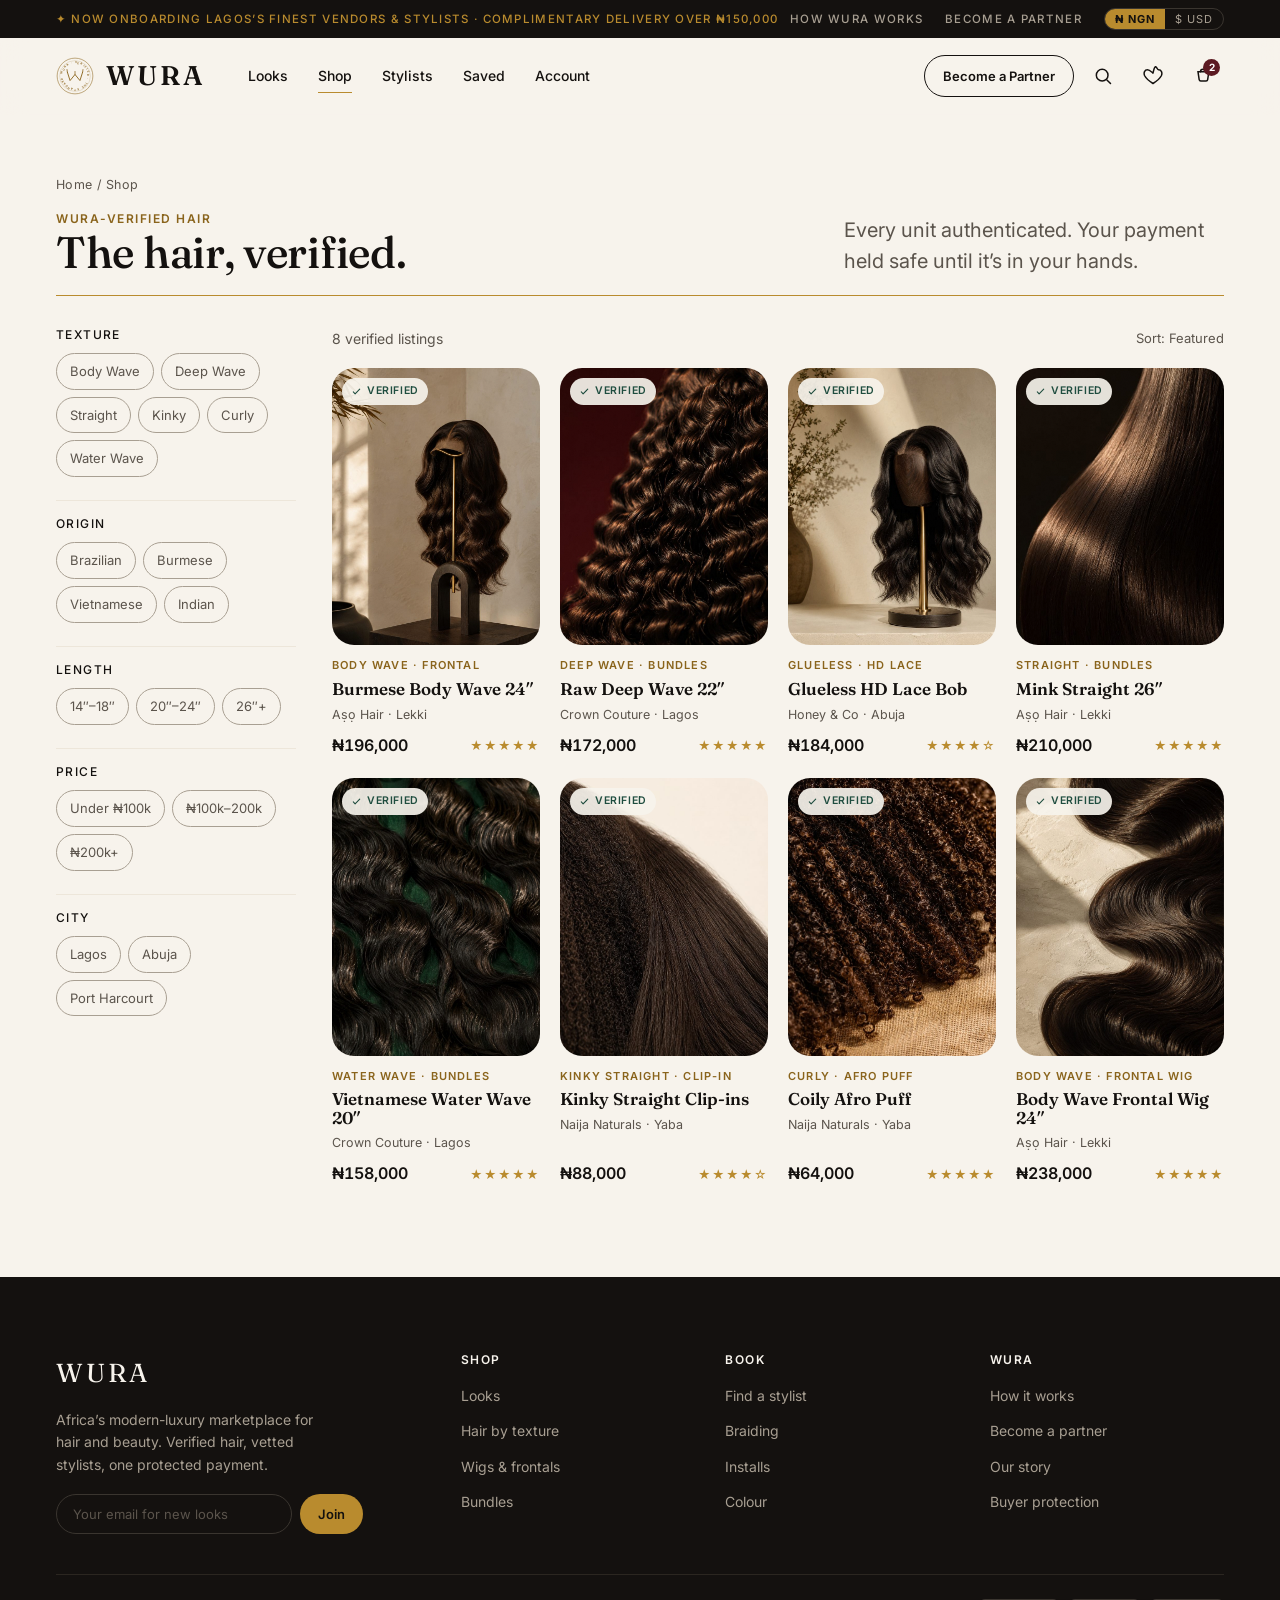
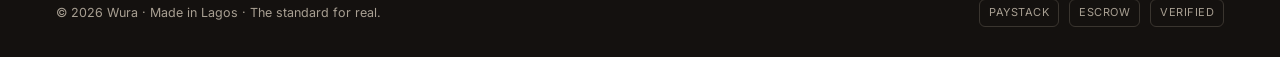
<file: shop.html>
<!DOCTYPE html>
<html lang="en">
<head>
<meta charset="UTF-8" /><meta name="viewport" content="width=device-width, initial-scale=1.0" />
<title>Shop hair · WURA</title>
<meta name="description" content="Shop Wura-Verified human hair: bundles, wigs and frontals from vetted vendors. Payment held in escrow until you confirm." />
<link rel="preconnect" href="https://fonts.googleapis.com" /><link rel="preconnect" href="https://fonts.gstatic.com" crossorigin />
<link href="https://fonts.googleapis.com/css2?family=Fraunces:ital,opsz,wght@0,9..144,400;0,9..144,500;0,9..144,600;1,9..144,400&family=Inter:wght@400;500;600;700&display=swap" rel="stylesheet" />
<link rel="stylesheet" href="css/wura.css" />
</head>
<body>
<svg width="0" height="0" style="position:absolute" aria-hidden="true"><defs>
<symbol id="wura-seal" viewBox="0 0 100 100"><circle cx="50" cy="50" r="47" fill="none" stroke="currentColor" stroke-width="1.4"/><circle cx="50" cy="50" r="40.5" fill="none" stroke="currentColor" stroke-width="0.7" opacity=".6"/><path d="M30 40 L37 62 L50 46 L63 62 L70 40" fill="none" stroke="currentColor" stroke-width="2.4" stroke-linecap="round" stroke-linejoin="round"/><path d="M30 40 L29 33 M70 40 L71 33 M50 46 L50 38" stroke="currentColor" stroke-width="2" stroke-linecap="round"/><defs><path id="ring" d="M50 50 m-33 0 a33 33 0 1 1 66 0 a33 33 0 1 1 -66 0"/></defs><text font-family="Inter,sans-serif" font-size="7.4" font-weight="600" letter-spacing="2.1" fill="currentColor"><textPath href="#ring" startOffset="2%">WURA · VERIFIED · THE STANDARD FOR REAL · </textPath></text></symbol></defs></svg>

<div class="utility"><div class="wrap"><div class="marquee">✦ Now onboarding Lagos’s finest vendors & stylists · Complimentary delivery over ₦150,000</div><div class="u-right"><a href="index.html#how" class="hide-sm">How Wura Works</a><a href="index.html#partner" class="hide-sm">Become a Partner</a><div class="cur-toggle" role="group" aria-label="Currency"><button class="on" data-cur="NGN">₦ NGN</button><button data-cur="USD">$ USD</button></div></div></div></div>
<header class="nav"><div class="wrap"><a class="brand" href="index.html"><svg class="seal" style="color:var(--gold-deep)"><use href="#wura-seal"/></svg><span class="wordmark">WURA</span></a><nav class="navlinks"><a href="looks.html">Looks</a><a href="shop.html" class="active">Shop</a><a href="stylists.html">Stylists</a><a href="index.html#saved">Saved</a><a href="index.html#account">Account</a></nav><div class="nav-actions"><a href="index.html#partner" class="btn btn-ghost btn-sm partner-btn">Become a Partner</a><button class="icon-btn" aria-label="Search"><svg width="20" height="20" viewBox="0 0 24 24" fill="none" stroke="currentColor" stroke-width="1.8"><circle cx="11" cy="11" r="7"/><path d="m21 21-4.3-4.3" stroke-linecap="round"/></svg></button><button class="icon-btn" aria-label="Saved"><svg width="20" height="20" viewBox="0 0 24 24" fill="none" stroke="currentColor" stroke-width="1.8"><path d="M12 21s-7.5-4.6-10-9.3C.4 8 2 4.5 5.4 4.5 7.6 4.5 9 6 12 8.5 15-6 16.4 4.5 18.6 4.5 22 4.5 23.6 8 22 11.7 19.5 16.4 12 21 12 21Z" stroke-linejoin="round"/></svg><span class="badge" id="savedCount" style="display:none">0</span></button><a href="cart.html" class="icon-btn" aria-label="Cart"><svg width="20" height="20" viewBox="0 0 24 24" fill="none" stroke="currentColor" stroke-width="1.8"><path d="M6 7h13l-1.4 9.3a2 2 0 0 1-2 1.7H9.4a2 2 0 0 1-2-1.7L6 7Z"/><path d="M9 7a3 3 0 0 1 6 0" stroke-linecap="round"/></svg><span class="badge" id="cartCount">2</span></a><button class="icon-btn menu-btn" aria-label="Menu" id="menuBtn"><svg width="22" height="22" viewBox="0 0 24 24" fill="none" stroke="currentColor" stroke-width="1.8"><path d="M3 6h18M3 12h18M3 18h18" stroke-linecap="round"/></svg></button></div></div></header>
<div class="drawer" id="drawer"><div class="panel"><a href="looks.html">Looks</a><a href="shop.html">Shop</a><a href="stylists.html">Stylists</a><a href="index.html#saved">Saved</a><a href="index.html#account">Account</a><a href="index.html#partner" style="border:none;color:var(--gold-deep)">Become a Partner →</a></div></div>

<section class="page-head"><div class="wrap">
  <div class="crumb reveal"><a href="index.html">Home</a> / Shop</div>
  <div class="section-head" style="margin-bottom:18px"><div class="reveal"><p class="eyebrow">Wura-Verified hair</p><h1 style="font-size:clamp(30px,4.4vw,44px)">The hair, verified.</h1></div><p class="lead reveal d1" style="max-width:380px">Every unit authenticated. Your payment held safe until it’s in your hands.</p></div>
  <div class="hairline reveal"></div>
</div></section>

<section style="padding:26px 0 clamp(50px,7vw,90px)"><div class="wrap with-aside">
  <aside class="filters reveal">
    <div class="fg" style="border:none;padding-top:0"><h4>Texture</h4><span class="chip" data-filter>Body Wave</span><span class="chip" data-filter>Deep Wave</span><span class="chip" data-filter>Straight</span><span class="chip" data-filter>Kinky</span><span class="chip" data-filter>Curly</span><span class="chip" data-filter>Water Wave</span></div>
    <div class="fg"><h4>Origin</h4><span class="chip" data-filter>Brazilian</span><span class="chip" data-filter>Burmese</span><span class="chip" data-filter>Vietnamese</span><span class="chip" data-filter>Indian</span></div>
    <div class="fg"><h4>Length</h4><span class="chip" data-filter>14″–18″</span><span class="chip" data-filter>20″–24″</span><span class="chip" data-filter>26″+</span></div>
    <div class="fg"><h4>Price</h4><span class="chip" data-filter>Under ₦100k</span><span class="chip" data-filter>₦100k–200k</span><span class="chip" data-filter>₦200k+</span></div>
    <div class="fg"><h4>City</h4><span class="chip" data-filter>Lagos</span><span class="chip" data-filter>Abuja</span><span class="chip" data-filter>Port Harcourt</span></div>
  </aside>
  <div>
    <div style="display:flex;justify-content:space-between;align-items:center;margin-bottom:18px" class="reveal"><span style="color:var(--muted);font-size:14px">8 verified listings</span><span style="color:var(--muted);font-size:13px">Sort: Featured</span></div>
    <div class="plp">
      <article class="prod reveal"><a href="product.html?id=burmese-body-wave"><figure class="ph develop"><img src="assets/product-wig-stand.jpg" alt="Burmese Body Wave wig"/><span class="vchip"><svg width="11" height="11" viewBox="0 0 24 24" fill="none" stroke="currentColor" stroke-width="2.4"><path d="m5 13 4 4L19 7" stroke-linecap="round" stroke-linejoin="round"/></svg>Verified</span></figure></a><div class="pc-cat">Body Wave · Frontal</div><h3>Burmese Body Wave 24″</h3><div class="pc-meta">Aṣọ Hair · Lekki</div><div class="pc-foot"><div class="price tnum" data-ngn="₦196,000" data-usd="$128">₦196,000</div><span class="stars">★★★★★</span></div></article>
      <article class="prod reveal d1"><a href="product.html?id=raw-deep-wave"><figure class="ph develop"><img src="assets/tex-deep-wave.jpg" alt="Deep wave bundles"/><span class="vchip"><svg width="11" height="11" viewBox="0 0 24 24" fill="none" stroke="currentColor" stroke-width="2.4"><path d="m5 13 4 4L19 7" stroke-linecap="round" stroke-linejoin="round"/></svg>Verified</span></figure></a><div class="pc-cat">Deep Wave · Bundles</div><h3>Raw Deep Wave 22″</h3><div class="pc-meta">Crown Couture · Lagos</div><div class="pc-foot"><div class="price tnum" data-ngn="₦172,000" data-usd="$112">₦172,000</div><span class="stars">★★★★★</span></div></article>
      <article class="prod reveal d2"><a href="product.html?id=glueless-bob"><figure class="ph develop"><img src="assets/product-wig-stand-2.jpg" alt="Glueless HD lace bob"/><span class="vchip"><svg width="11" height="11" viewBox="0 0 24 24" fill="none" stroke="currentColor" stroke-width="2.4"><path d="m5 13 4 4L19 7" stroke-linecap="round" stroke-linejoin="round"/></svg>Verified</span></figure></a><div class="pc-cat">Glueless · HD Lace</div><h3>Glueless HD Lace Bob</h3><div class="pc-meta">Honey & Co · Abuja</div><div class="pc-foot"><div class="price tnum" data-ngn="₦184,000" data-usd="$120">₦184,000</div><span class="stars">★★★★☆</span></div></article>
      <article class="prod reveal d3"><a href="product.html?id=mink-straight"><figure class="ph develop"><img src="assets/tex-straight.jpg" alt="Mink straight"/><span class="vchip"><svg width="11" height="11" viewBox="0 0 24 24" fill="none" stroke="currentColor" stroke-width="2.4"><path d="m5 13 4 4L19 7" stroke-linecap="round" stroke-linejoin="round"/></svg>Verified</span></figure></a><div class="pc-cat">Straight · Bundles</div><h3>Mink Straight 26″</h3><div class="pc-meta">Aṣọ Hair · Lekki</div><div class="pc-foot"><div class="price tnum" data-ngn="₦210,000" data-usd="$137">₦210,000</div><span class="stars">★★★★★</span></div></article>
      <article class="prod reveal"><a href="product.html?id=water-wave"><figure class="ph develop"><img src="assets/tex-water-wave.jpg" alt="Water wave"/><span class="vchip"><svg width="11" height="11" viewBox="0 0 24 24" fill="none" stroke="currentColor" stroke-width="2.4"><path d="m5 13 4 4L19 7" stroke-linecap="round" stroke-linejoin="round"/></svg>Verified</span></figure></a><div class="pc-cat">Water Wave · Bundles</div><h3>Vietnamese Water Wave 20″</h3><div class="pc-meta">Crown Couture · Lagos</div><div class="pc-foot"><div class="price tnum" data-ngn="₦158,000" data-usd="$103">₦158,000</div><span class="stars">★★★★★</span></div></article>
      <article class="prod reveal d1"><a href="product.html?id=kinky-straight"><figure class="ph develop"><img src="assets/tex-kinky-straight.jpg" alt="Kinky straight"/><span class="vchip"><svg width="11" height="11" viewBox="0 0 24 24" fill="none" stroke="currentColor" stroke-width="2.4"><path d="m5 13 4 4L19 7" stroke-linecap="round" stroke-linejoin="round"/></svg>Verified</span></figure></a><div class="pc-cat">Kinky Straight · Clip-in</div><h3>Kinky Straight Clip-ins</h3><div class="pc-meta">Naija Naturals · Yaba</div><div class="pc-foot"><div class="price tnum" data-ngn="₦88,000" data-usd="$57">₦88,000</div><span class="stars">★★★★☆</span></div></article>
      <article class="prod reveal d2"><a href="product.html?id=coily-afro"><figure class="ph develop"><img src="assets/tex-curly.jpg" alt="Coily afro"/><span class="vchip"><svg width="11" height="11" viewBox="0 0 24 24" fill="none" stroke="currentColor" stroke-width="2.4"><path d="m5 13 4 4L19 7" stroke-linecap="round" stroke-linejoin="round"/></svg>Verified</span></figure></a><div class="pc-cat">Curly · Afro Puff</div><h3>Coily Afro Puff</h3><div class="pc-meta">Naija Naturals · Yaba</div><div class="pc-foot"><div class="price tnum" data-ngn="₦64,000" data-usd="$42">₦64,000</div><span class="stars">★★★★★</span></div></article>
      <article class="prod reveal d3"><a href="product.html?id=body-wave-frontal-wig"><figure class="ph develop"><img src="assets/tex-body-wave.jpg" alt="Body wave frontal"/><span class="vchip"><svg width="11" height="11" viewBox="0 0 24 24" fill="none" stroke="currentColor" stroke-width="2.4"><path d="m5 13 4 4L19 7" stroke-linecap="round" stroke-linejoin="round"/></svg>Verified</span></figure></a><div class="pc-cat">Body Wave · Frontal Wig</div><h3>Body Wave Frontal Wig 24″</h3><div class="pc-meta">Aṣọ Hair · Lekki</div><div class="pc-foot"><div class="price tnum" data-ngn="₦238,000" data-usd="$155">₦238,000</div><span class="stars">★★★★★</span></div></article>
    </div>
  </div>
</div></section>

<footer><div class="wrap"><div class="foot-grid"><div class="foot-brand"><div class="wordmark">WURA</div><p>Africa’s modern-luxury marketplace for hair and beauty. Verified hair, vetted stylists, one protected payment.</p><form class="newsletter" data-noop><input type="email" placeholder="Your email for new looks" aria-label="Email"/><button class="btn btn-gold btn-sm" type="submit">Join</button></form></div><div><h4>Shop</h4><ul><li><a href="looks.html">Looks</a></li><li><a href="shop.html">Hair by texture</a></li><li><a href="shop.html">Wigs & frontals</a></li><li><a href="shop.html">Bundles</a></li></ul></div><div><h4>Book</h4><ul><li><a href="stylists.html">Find a stylist</a></li><li><a href="stylists.html">Braiding</a></li><li><a href="stylists.html">Installs</a></li><li><a href="stylists.html">Colour</a></li></ul></div><div><h4>Wura</h4><ul><li><a href="index.html#how">How it works</a></li><li><a href="index.html#partner">Become a partner</a></li><li><a href="about.html">Our story</a></li><li><a href="#">Buyer protection</a></li></ul></div></div><div class="foot-bottom"><span>© 2026 Wura · Made in Lagos · The standard for real.</span><div class="pay-badges"><span>PAYSTACK</span><span>ESCROW</span><span>VERIFIED</span></div></div></div></footer>
<div class="toast" id="toast"><svg width="16" height="16" viewBox="0 0 24 24" fill="none" stroke="var(--gold)" stroke-width="2"><path d="m5 13 4 4L19 7" stroke-linecap="round" stroke-linejoin="round"/></svg><span>Saved</span></div>
<script src="js/wura.js"></script>
</body>
</html>
</file>
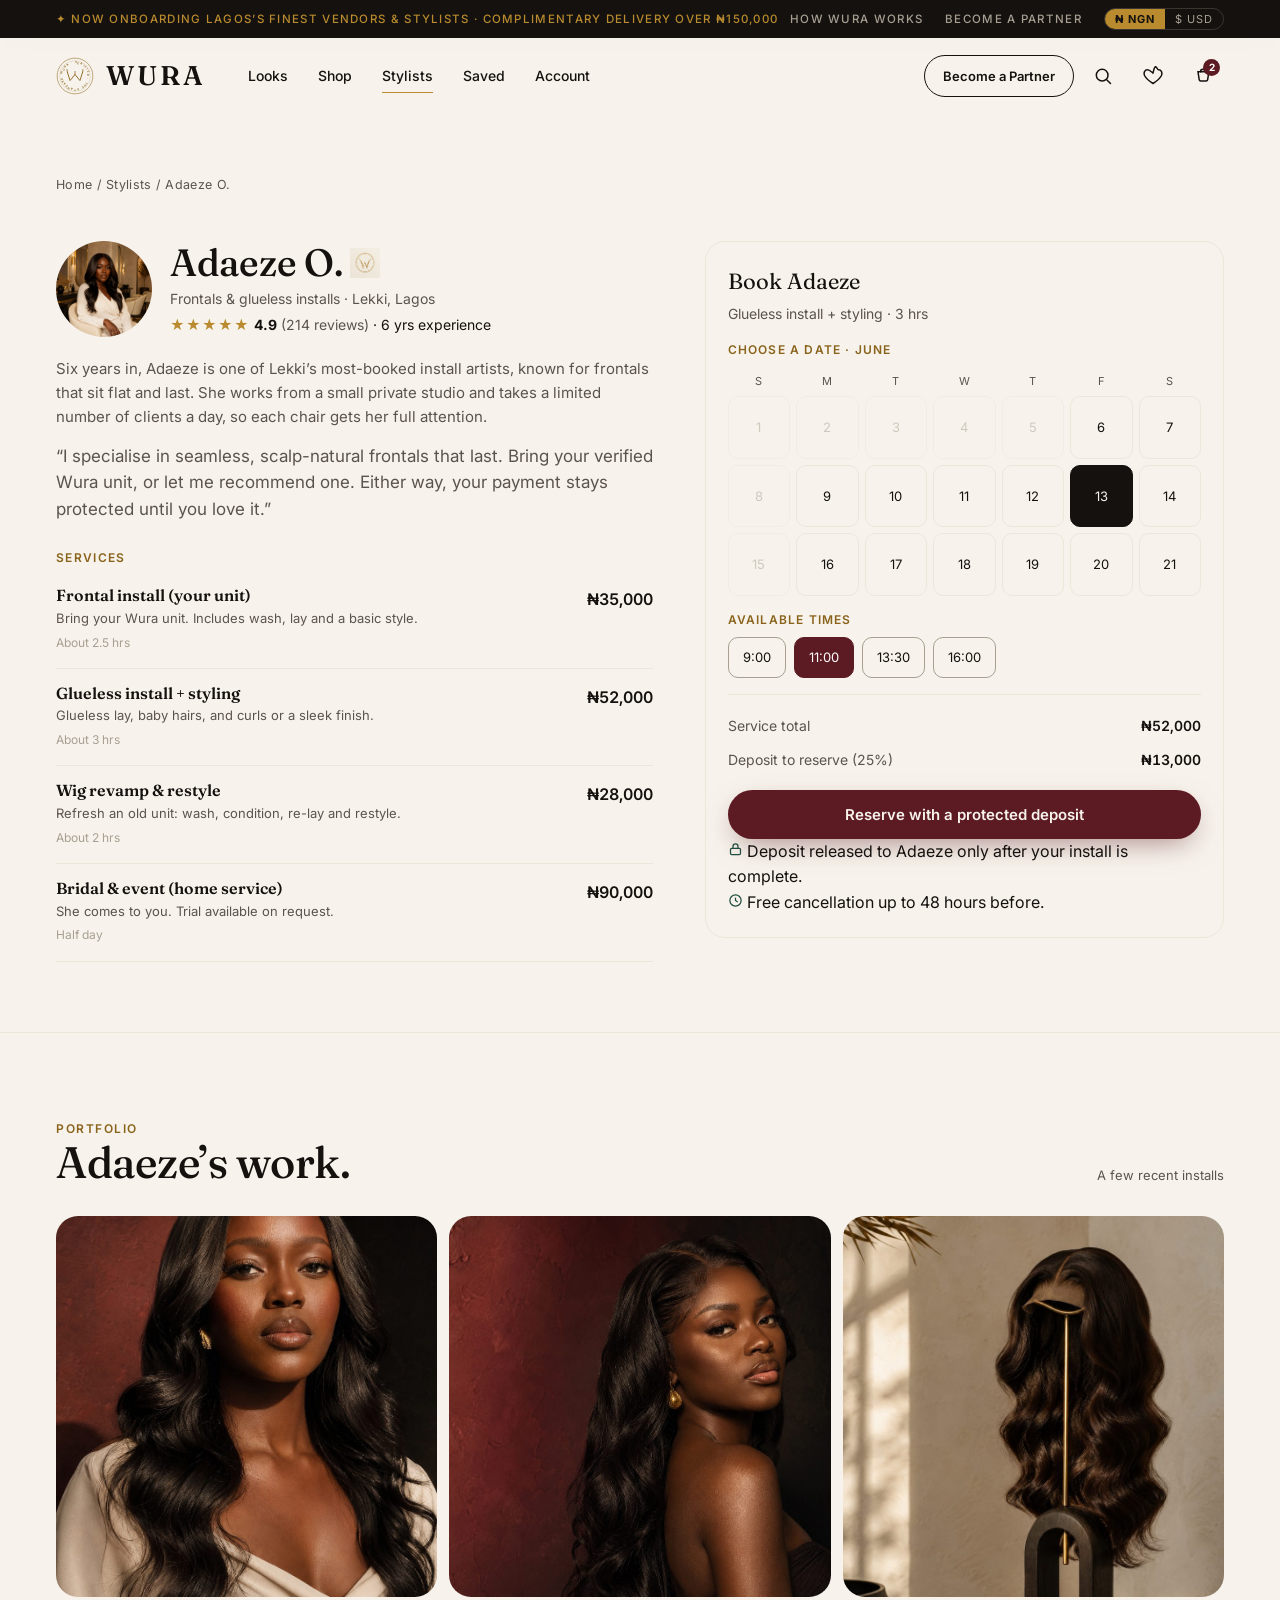
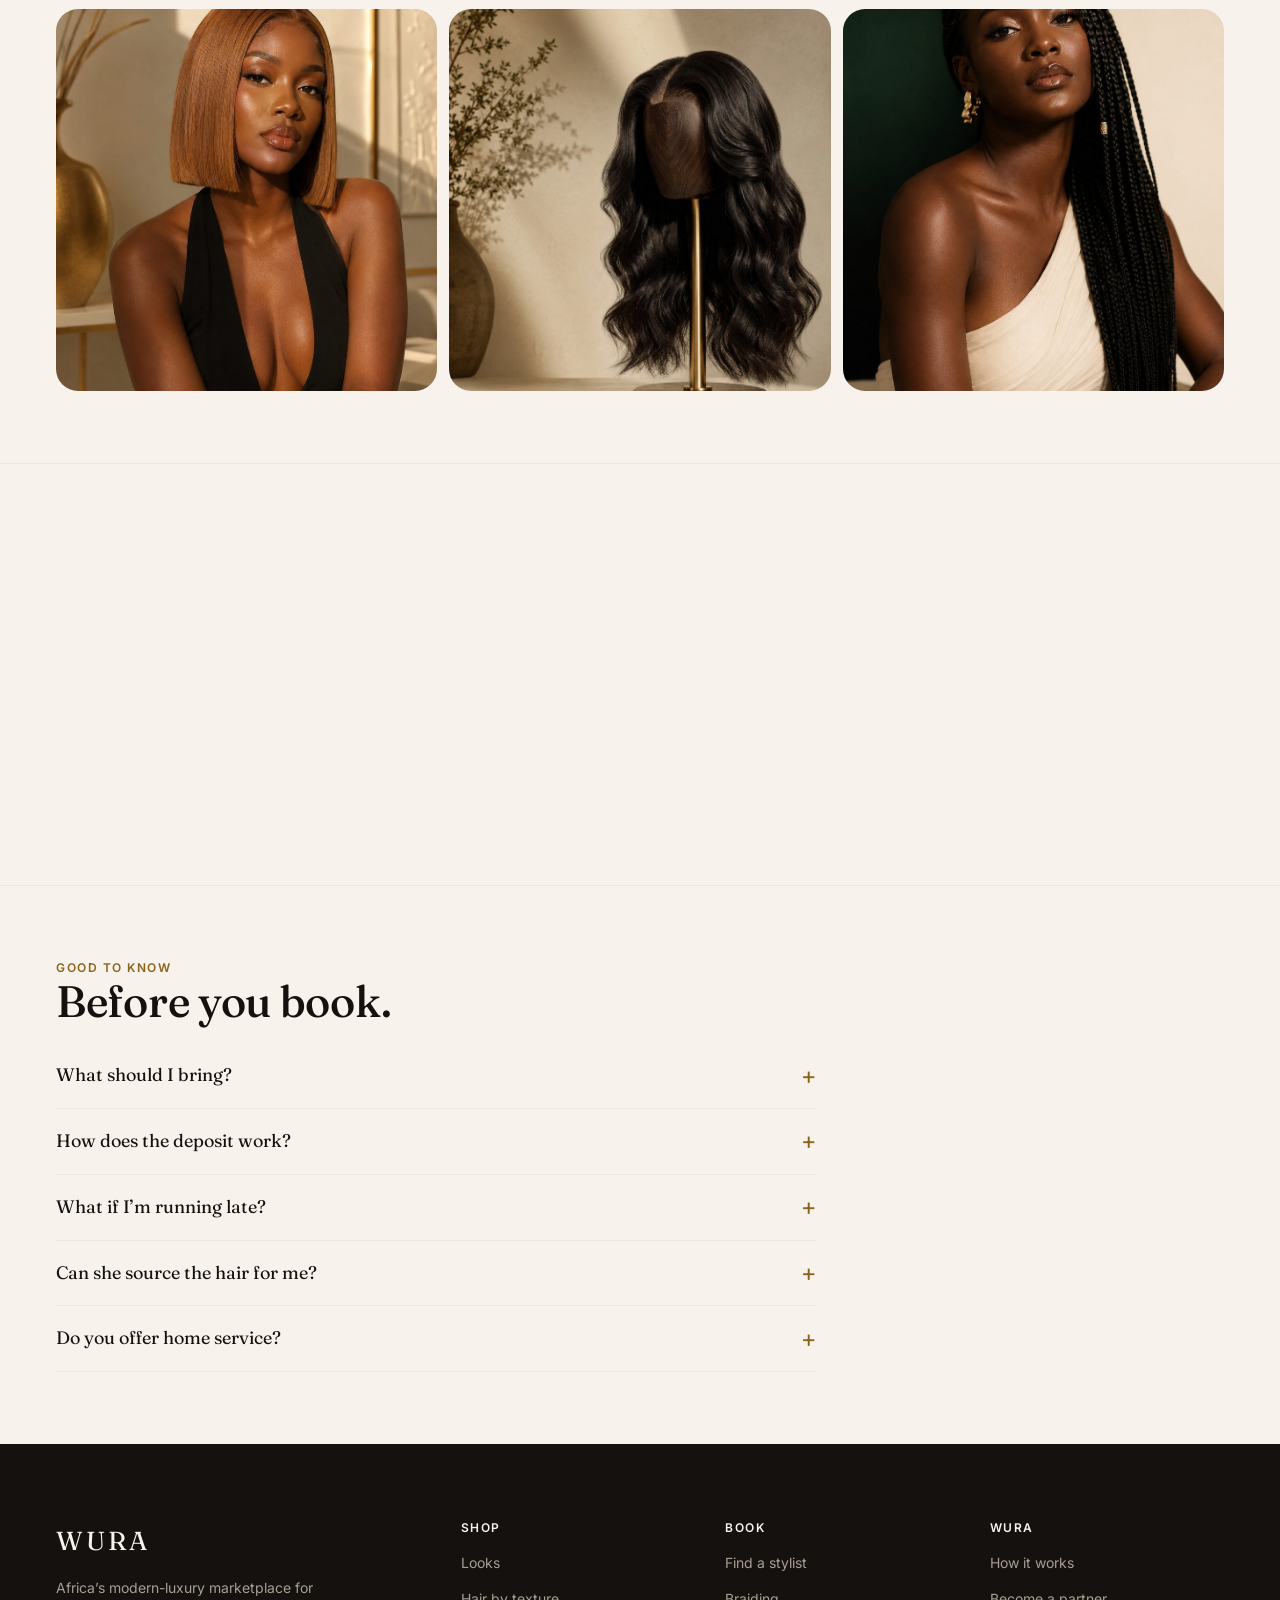
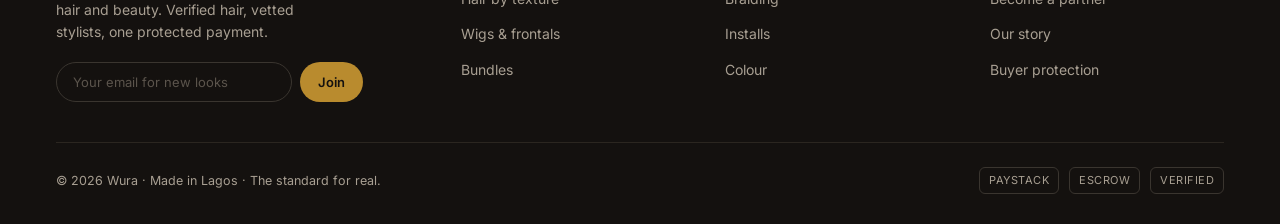
<file: stylist.html>
<!DOCTYPE html>
<html lang="en">
<head>
<meta charset="UTF-8" /><meta name="viewport" content="width=device-width, initial-scale=1.0" />
<title>Adaeze O. · Wura-Verified stylist</title>
<meta name="description" content="Book Adaeze O., a Wura-Verified frontal & glueless install specialist in Lekki, Lagos. Deposit held in escrow until your install is complete." />
<link rel="preconnect" href="https://fonts.googleapis.com" /><link rel="preconnect" href="https://fonts.gstatic.com" crossorigin />
<link href="https://fonts.googleapis.com/css2?family=Fraunces:ital,opsz,wght@0,9..144,400;0,9..144,500;0,9..144,600;1,9..144,400&family=Inter:wght@400;500;600;700&display=swap" rel="stylesheet" />
<link rel="stylesheet" href="css/wura.css" />
</head>
<body>
<svg width="0" height="0" style="position:absolute" aria-hidden="true"><defs>
<symbol id="wura-seal" viewBox="0 0 100 100"><circle cx="50" cy="50" r="47" fill="none" stroke="currentColor" stroke-width="1.4"/><circle cx="50" cy="50" r="40.5" fill="none" stroke="currentColor" stroke-width="0.7" opacity=".6"/><path d="M30 40 L37 62 L50 46 L63 62 L70 40" fill="none" stroke="currentColor" stroke-width="2.4" stroke-linecap="round" stroke-linejoin="round"/><path d="M30 40 L29 33 M70 40 L71 33 M50 46 L50 38" stroke="currentColor" stroke-width="2" stroke-linecap="round"/><defs><path id="ring" d="M50 50 m-33 0 a33 33 0 1 1 66 0 a33 33 0 1 1 -66 0"/></defs><text font-family="Inter,sans-serif" font-size="7.4" font-weight="600" letter-spacing="2.1" fill="currentColor"><textPath href="#ring" startOffset="2%">WURA · VERIFIED · THE STANDARD FOR REAL · </textPath></text></symbol></defs></svg>

<div class="utility"><div class="wrap"><div class="marquee">✦ Now onboarding Lagos’s finest vendors & stylists · Complimentary delivery over ₦150,000</div><div class="u-right"><a href="index.html#how" class="hide-sm">How Wura Works</a><a href="index.html#partner" class="hide-sm">Become a Partner</a><div class="cur-toggle" role="group" aria-label="Currency"><button class="on" data-cur="NGN">₦ NGN</button><button data-cur="USD">$ USD</button></div></div></div></div>
<header class="nav"><div class="wrap"><a class="brand" href="index.html"><svg class="seal" style="color:var(--gold-deep)"><use href="#wura-seal"/></svg><span class="wordmark">WURA</span></a><nav class="navlinks"><a href="looks.html">Looks</a><a href="shop.html">Shop</a><a href="stylists.html" class="active">Stylists</a><a href="index.html#saved">Saved</a><a href="index.html#account">Account</a></nav><div class="nav-actions"><a href="index.html#partner" class="btn btn-ghost btn-sm partner-btn">Become a Partner</a><button class="icon-btn" aria-label="Search"><svg width="20" height="20" viewBox="0 0 24 24" fill="none" stroke="currentColor" stroke-width="1.8"><circle cx="11" cy="11" r="7"/><path d="m21 21-4.3-4.3" stroke-linecap="round"/></svg></button><button class="icon-btn" aria-label="Saved"><svg width="20" height="20" viewBox="0 0 24 24" fill="none" stroke="currentColor" stroke-width="1.8"><path d="M12 21s-7.5-4.6-10-9.3C.4 8 2 4.5 5.4 4.5 7.6 4.5 9 6 12 8.5 15-6 16.4 4.5 18.6 4.5 22 4.5 23.6 8 22 11.7 19.5 16.4 12 21 12 21Z" stroke-linejoin="round"/></svg><span class="badge" id="savedCount" style="display:none">0</span></button><a href="cart.html" class="icon-btn" aria-label="Cart"><svg width="20" height="20" viewBox="0 0 24 24" fill="none" stroke="currentColor" stroke-width="1.8"><path d="M6 7h13l-1.4 9.3a2 2 0 0 1-2 1.7H9.4a2 2 0 0 1-2-1.7L6 7Z"/><path d="M9 7a3 3 0 0 1 6 0" stroke-linecap="round"/></svg><span class="badge" id="cartCount">2</span></a><button class="icon-btn menu-btn" aria-label="Menu" id="menuBtn"><svg width="22" height="22" viewBox="0 0 24 24" fill="none" stroke="currentColor" stroke-width="1.8"><path d="M3 6h18M3 12h18M3 18h18" stroke-linecap="round"/></svg></button></div></div></header>
<div class="drawer" id="drawer"><div class="panel"><a href="looks.html">Looks</a><a href="shop.html">Shop</a><a href="stylists.html">Stylists</a><a href="index.html#saved">Saved</a><a href="index.html#account">Account</a><a href="index.html#partner" style="border:none;color:var(--gold-deep)">Become a Partner →</a></div></div>

<section class="page-head" style="padding-bottom:0"><div class="wrap"><div class="crumb reveal"><a href="index.html">Home</a> / <a href="stylists.html">Stylists</a> / Adaeze O.</div></div></section>

<section style="padding:14px 0 clamp(40px,6vw,70px)"><div class="wrap"><div class="pdp">
  <!-- left: profile + portfolio -->
  <div class="reveal">
    <div style="display:flex;gap:18px;align-items:center;margin-bottom:20px">
      <figure class="ph develop" style="width:96px;height:96px;border-radius:999px;flex-shrink:0"><img src="assets/stylist-adaeze.jpg" alt="Adaeze O."/></figure>
      <div>
        <h1 style="font-size:clamp(26px,3.6vw,38px);display:flex;align-items:center;gap:8px">Adaeze O. <img src="assets/seal-ivory.png" alt="Verified" style="width:30px;height:30px"/></h1>
        <div style="color:var(--muted);font-size:14px;margin-top:4px">Frontals & glueless installs · Lekki, Lagos</div>
        <div style="font-size:14px;margin-top:4px"><span class="stars">★★★★★</span> <b>4.9</b> <span style="color:var(--muted)">(214 reviews)</span> · 6 yrs experience</div>
      </div>
    </div>
    <p style="font-size:15px;color:var(--smoke);margin-bottom:14px">Six years in, Adaeze is one of Lekki’s most-booked install artists, known for frontals that sit flat and last. She works from a small private studio and takes a limited number of clients a day, so each chair gets her full attention.</p>
    <p class="lead" style="font-size:17px;margin-bottom:26px">“I specialise in seamless, scalp-natural frontals that last. Bring your verified Wura unit, or let me recommend one. Either way, your payment stays protected until you love it.”</p>

    <div style="font-size:12px;font-weight:600;text-transform:uppercase;letter-spacing:1.3px;color:var(--gold-deep);margin-bottom:4px">Services</div>
    <div class="svc"><div><h3>Frontal install (your unit)</h3><div class="svc-meta">Bring your Wura unit. Includes wash, lay and a basic style.</div><div class="svc-dur">About 2.5 hrs</div></div><div class="svc-price tnum" data-ngn="₦35,000" data-usd="$23">₦35,000</div></div>
    <div class="svc"><div><h3>Glueless install + styling</h3><div class="svc-meta">Glueless lay, baby hairs, and curls or a sleek finish.</div><div class="svc-dur">About 3 hrs</div></div><div class="svc-price tnum" data-ngn="₦52,000" data-usd="$34">₦52,000</div></div>
    <div class="svc"><div><h3>Wig revamp & restyle</h3><div class="svc-meta">Refresh an old unit: wash, condition, re-lay and restyle.</div><div class="svc-dur">About 2 hrs</div></div><div class="svc-price tnum" data-ngn="₦28,000" data-usd="$18">₦28,000</div></div>
    <div class="svc"><div><h3>Bridal & event (home service)</h3><div class="svc-meta">She comes to you. Trial available on request.</div><div class="svc-dur">Half day</div></div><div class="svc-price tnum" data-ngn="₦90,000" data-usd="$59">₦90,000</div></div>
  </div>

  <!-- right: booking widget -->
  <div class="reveal d1">
    <div class="booking">
      <div style="font-family:var(--serif);font-size:22px;margin-bottom:4px">Book Adaeze</div>
      <div style="color:var(--muted);font-size:14px;margin-bottom:8px">Glueless install + styling · 3 hrs</div>
      <div style="font-size:12px;font-weight:600;text-transform:uppercase;letter-spacing:1.2px;color:var(--gold-deep);margin-top:14px">Choose a date · June</div>
      <div class="cal">
        <div class="dow">S</div><div class="dow">M</div><div class="dow">T</div><div class="dow">W</div><div class="dow">T</div><div class="dow">F</div><div class="dow">S</div>
        <div class="d off">1</div><div class="d off">2</div><div class="d off">3</div><div class="d off">4</div><div class="d off">5</div><div class="d">6</div><div class="d">7</div>
        <div class="d off">8</div><div class="d">9</div><div class="d">10</div><div class="d">11</div><div class="d">12</div><div class="d sel">13</div><div class="d">14</div>
        <div class="d off">15</div><div class="d">16</div><div class="d">17</div><div class="d">18</div><div class="d">19</div><div class="d">20</div><div class="d">21</div>
      </div>
      <div style="font-size:12px;font-weight:600;text-transform:uppercase;letter-spacing:1.2px;color:var(--gold-deep);margin:6px 0 8px">Available times</div>
      <div class="slots"><span class="slot">9:00</span><span class="slot sel">11:00</span><span class="slot">13:30</span><span class="slot">16:00</span></div>

      <div style="border-top:1px solid var(--linen);padding-top:14px">
        <div style="display:flex;justify-content:space-between;font-size:14px;padding:6px 0"><span style="color:var(--muted)">Service total</span><span class="tnum" data-ngn="₦52,000" data-usd="$34">₦52,000</span></div>
        <div style="display:flex;justify-content:space-between;font-size:14px;padding:6px 0"><span style="color:var(--muted)">Deposit to reserve (25%)</span><span class="tnum" data-ngn="₦13,000" data-usd="$8.50">₦13,000</span></div>
      </div>
      <button class="btn btn-premium btn-block" data-book style="margin-top:12px">Reserve with a protected deposit</button>
      <div class="bb-line"><svg width="15" height="15" viewBox="0 0 24 24" fill="none" stroke="var(--verdigris)" stroke-width="2"><rect x="4" y="10" width="16" height="10" rx="2"/><path d="M8 10V7a4 4 0 0 1 8 0v3" stroke-linecap="round"/></svg> Deposit released to Adaeze only after your install is complete.</div>
      <div class="bb-line"><svg width="15" height="15" viewBox="0 0 24 24" fill="none" stroke="var(--verdigris)" stroke-width="2"><path d="M12 8v4l3 2" stroke-linecap="round"/><circle cx="12" cy="12" r="9"/></svg> Free cancellation up to 48 hours before.</div>
    </div>
  </div>
</div></div></section>

<!-- portfolio -->
<section style="padding:clamp(40px,6vw,72px) 0;border-top:1px solid var(--linen)"><div class="wrap">
  <div class="section-head"><div class="reveal"><p class="eyebrow">Portfolio</p><h2>Adaeze’s work.</h2></div><span class="reveal d1" style="font-size:13px;color:var(--muted)">A few recent installs</span></div>
  <div class="portfolio">
    <figure class="ph develop reveal"><img src="assets/look-lagos-glass.jpg" alt="Recent install, body wave frontal"/></figure>
    <figure class="ph develop reveal d1"><img src="assets/hero-crown-turn.jpg" alt="Recent install, body wave"/></figure>
    <figure class="ph develop reveal d2"><img src="assets/product-wig-stand.jpg" alt="Finished unit on stand"/></figure>
    <figure class="ph develop reveal"><img src="assets/look-honey-dusk.jpg" alt="Honey lace bob"/></figure>
    <figure class="ph develop reveal d1"><img src="assets/product-wig-stand-2.jpg" alt="Glueless bob"/></figure>
    <figure class="ph develop reveal d2"><img src="assets/look-ibadan-goddess.jpg" alt="Styled look"/></figure>
  </div>
</div></section>

<!-- reviews -->
<section style="padding:clamp(40px,6vw,72px) 0;border-top:1px solid var(--linen)"><div class="wrap">
  <div class="rating-big reveal"><span class="num tnum">4.9</span><div><div class="stars" style="font-size:18px">★★★★★</div><div style="font-size:13px;color:var(--muted)">214 reviews from real bookings</div></div></div>
  <div class="reviews">
    <div class="review reveal d1"><div class="stars">★★★★★</div><p>“My frontal has never sat this flat. Adaeze took her time and the baby hairs were perfect. Booked her again for my sister.”</p><div class="who"><b>Chioma N.</b> · Lekki</div><div class="vp"><svg width="12" height="12" viewBox="0 0 24 24" fill="none" stroke="currentColor" stroke-width="2.4"><path d="m5 13 4 4L19 7" stroke-linecap="round" stroke-linejoin="round"/></svg> Verified booking</div></div>
    <div class="review reveal d2"><div class="stars">★★★★★</div><p>“On time, clean studio, gentle hands. I paid through Wura so I wasn’t stressed about the deposit. Worth every naira.”</p><div class="who"><b>Aisha B.</b> · Victoria Island</div><div class="vp"><svg width="12" height="12" viewBox="0 0 24 24" fill="none" stroke="currentColor" stroke-width="2.4"><path d="m5 13 4 4L19 7" stroke-linecap="round" stroke-linejoin="round"/></svg> Verified booking</div></div>
    <div class="review reveal d3"><div class="stars">★★★★★</div><p>“She styled my Wura body wave into the softest curls for my engagement. Got compliments all night.”</p><div class="who"><b>Tola A.</b> · Ikoyi</div><div class="vp"><svg width="12" height="12" viewBox="0 0 24 24" fill="none" stroke="currentColor" stroke-width="2.4"><path d="m5 13 4 4L19 7" stroke-linecap="round" stroke-linejoin="round"/></svg> Verified booking</div></div>
  </div>
</div></section>

<!-- good to know -->
<section style="padding:clamp(40px,6vw,72px) 0;border-top:1px solid var(--linen)"><div class="wrap">
  <p class="eyebrow reveal">Good to know</p><h2 class="reveal" style="margin-bottom:18px">Before you book.</h2>
  <div class="faq reveal d1">
    <details><summary>What should I bring?</summary><p>Your unit (or buy one through Wura and we’ll match it to this booking), plus any inspiration photos. If you’re leaving hair out, come with it clean and detangled.</p></details>
    <details><summary>How does the deposit work?</summary><p>You pay a 25% deposit to reserve your slot. It’s held in escrow and released to Adaeze only after your install is done and you’re happy.</p></details>
    <details><summary>What if I’m running late?</summary><p>Message Adaeze through Wura. A short delay is usually fine; past 20 minutes she may need to shorten or move the appointment so the next client isn’t affected.</p></details>
    <details><summary>Can she source the hair for me?</summary><p>Yes. Tell her the look you want and she’ll recommend a Wura-Verified unit, so the hair and the install arrive under one protected payment.</p></details>
    <details><summary>Do you offer home service?</summary><p>For bridal and events, yes. Choose the home-service option and add your address at checkout. A travel fee may apply outside Lagos.</p></details>
  </div>
</div></section>

<footer><div class="wrap"><div class="foot-grid"><div class="foot-brand"><div class="wordmark">WURA</div><p>Africa’s modern-luxury marketplace for hair and beauty. Verified hair, vetted stylists, one protected payment.</p><form class="newsletter" data-noop><input type="email" placeholder="Your email for new looks" aria-label="Email"/><button class="btn btn-gold btn-sm" type="submit">Join</button></form></div><div><h4>Shop</h4><ul><li><a href="looks.html">Looks</a></li><li><a href="shop.html">Hair by texture</a></li><li><a href="shop.html">Wigs & frontals</a></li><li><a href="shop.html">Bundles</a></li></ul></div><div><h4>Book</h4><ul><li><a href="stylists.html">Find a stylist</a></li><li><a href="stylists.html">Braiding</a></li><li><a href="stylists.html">Installs</a></li><li><a href="stylists.html">Colour</a></li></ul></div><div><h4>Wura</h4><ul><li><a href="index.html#how">How it works</a></li><li><a href="index.html#partner">Become a partner</a></li><li><a href="about.html">Our story</a></li><li><a href="#">Buyer protection</a></li></ul></div></div><div class="foot-bottom"><span>© 2026 Wura · Made in Lagos · The standard for real.</span><div class="pay-badges"><span>PAYSTACK</span><span>ESCROW</span><span>VERIFIED</span></div></div></div></footer>
<div class="toast" id="toast"><svg width="16" height="16" viewBox="0 0 24 24" fill="none" stroke="var(--gold)" stroke-width="2"><path d="m5 13 4 4L19 7" stroke-linecap="round" stroke-linejoin="round"/></svg><span>Saved</span></div>
<script src="js/wura.js"></script>
</body>
</html>
</file>
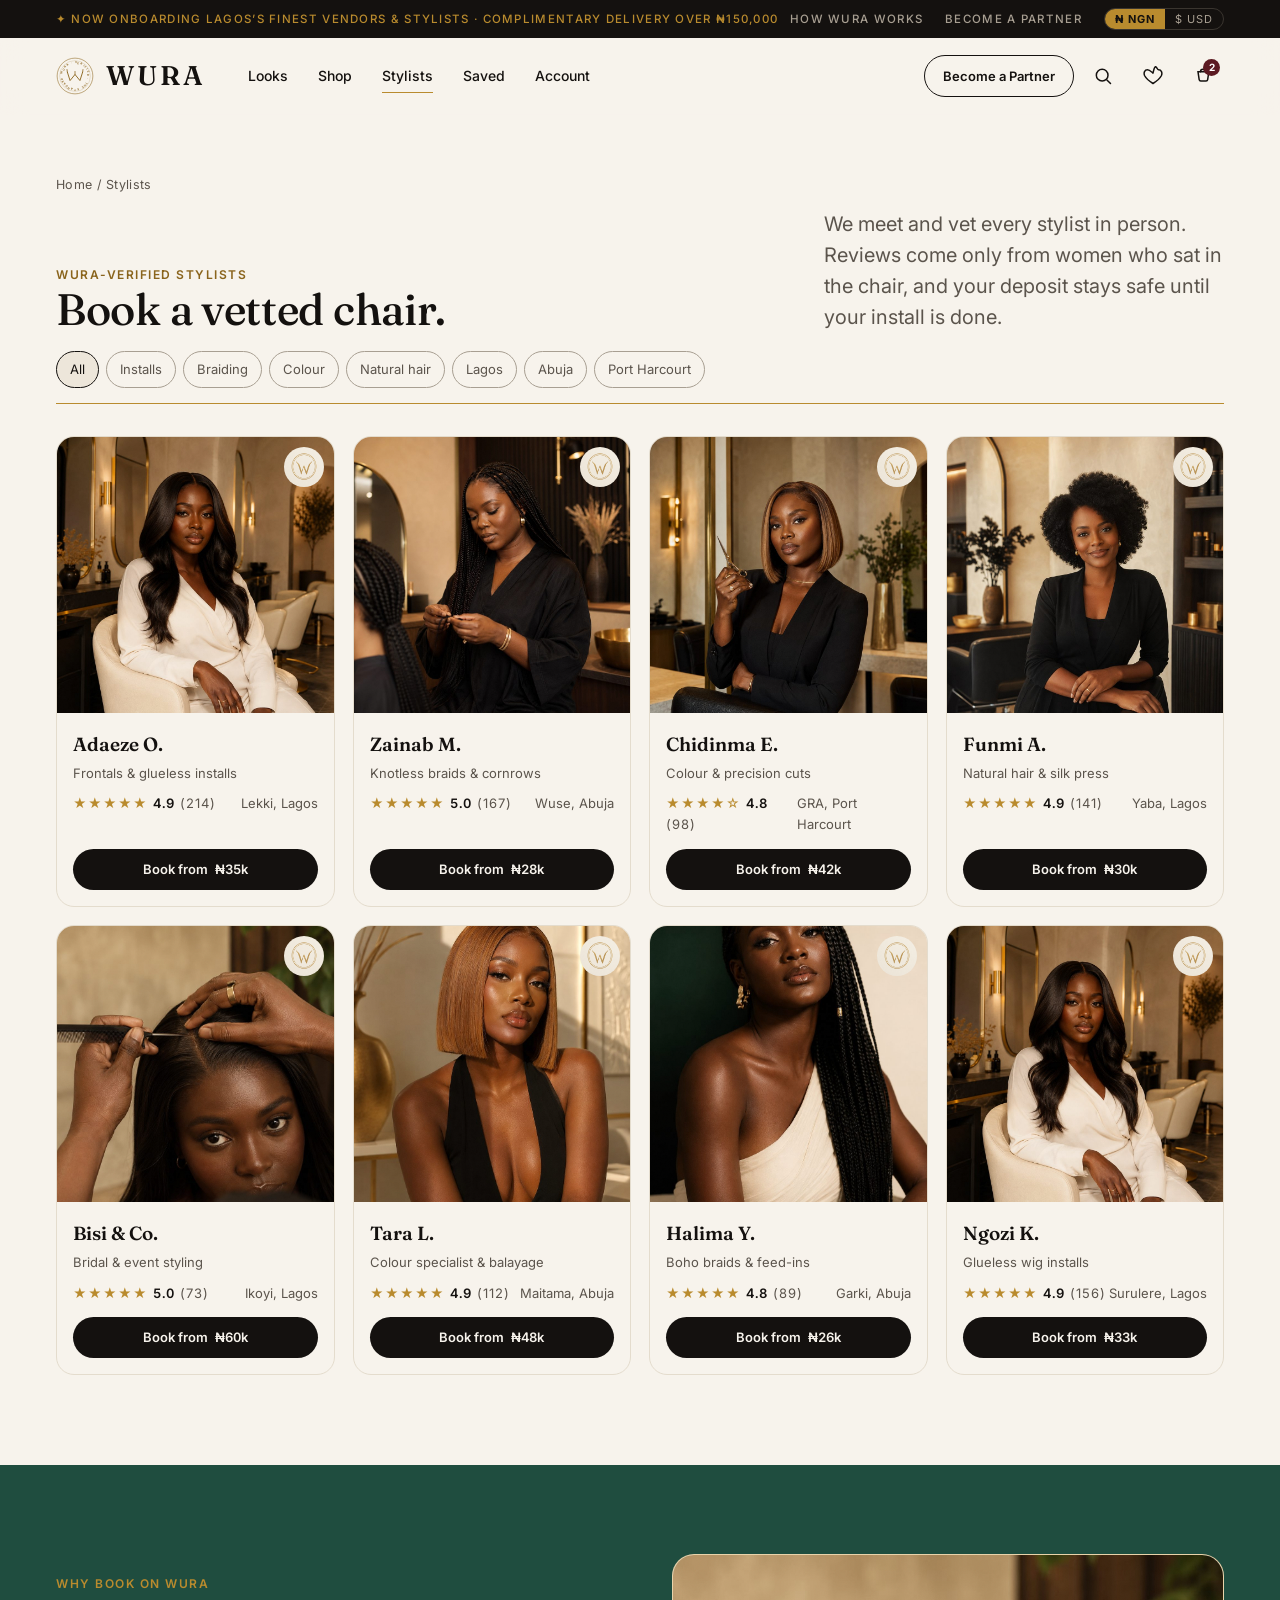
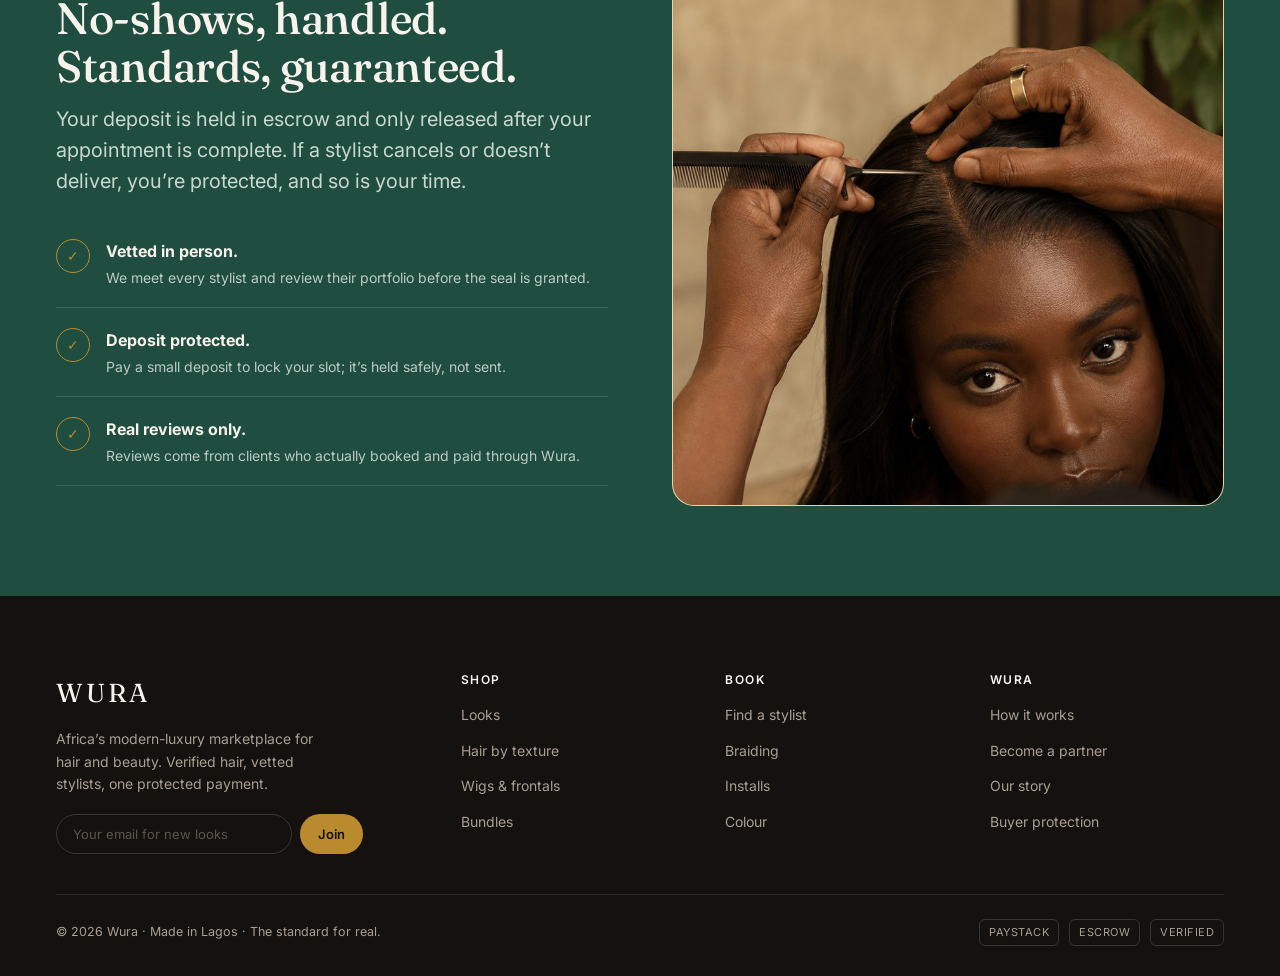
<file: stylists.html>
<!DOCTYPE html>
<html lang="en">
<head>
<meta charset="UTF-8" /><meta name="viewport" content="width=device-width, initial-scale=1.0" />
<title>Wura-Verified stylists · WURA</title>
<meta name="description" content="Book a vetted stylist near you for installs, braiding, colour and natural hair. Payment held in escrow until your install is complete." />
<link rel="preconnect" href="https://fonts.googleapis.com" /><link rel="preconnect" href="https://fonts.gstatic.com" crossorigin />
<link href="https://fonts.googleapis.com/css2?family=Fraunces:ital,opsz,wght@0,9..144,400;0,9..144,500;0,9..144,600;1,9..144,400&family=Inter:wght@400;500;600;700&display=swap" rel="stylesheet" />
<link rel="stylesheet" href="css/wura.css" />
</head>
<body>
<svg width="0" height="0" style="position:absolute" aria-hidden="true"><defs>
<symbol id="wura-seal" viewBox="0 0 100 100"><circle cx="50" cy="50" r="47" fill="none" stroke="currentColor" stroke-width="1.4"/><circle cx="50" cy="50" r="40.5" fill="none" stroke="currentColor" stroke-width="0.7" opacity=".6"/><path d="M30 40 L37 62 L50 46 L63 62 L70 40" fill="none" stroke="currentColor" stroke-width="2.4" stroke-linecap="round" stroke-linejoin="round"/><path d="M30 40 L29 33 M70 40 L71 33 M50 46 L50 38" stroke="currentColor" stroke-width="2" stroke-linecap="round"/><defs><path id="ring" d="M50 50 m-33 0 a33 33 0 1 1 66 0 a33 33 0 1 1 -66 0"/></defs><text font-family="Inter,sans-serif" font-size="7.4" font-weight="600" letter-spacing="2.1" fill="currentColor"><textPath href="#ring" startOffset="2%">WURA · VERIFIED · THE STANDARD FOR REAL · </textPath></text></symbol></defs></svg>

<div class="utility"><div class="wrap"><div class="marquee">✦ Now onboarding Lagos’s finest vendors & stylists · Complimentary delivery over ₦150,000</div><div class="u-right"><a href="index.html#how" class="hide-sm">How Wura Works</a><a href="index.html#partner" class="hide-sm">Become a Partner</a><div class="cur-toggle" role="group" aria-label="Currency"><button class="on" data-cur="NGN">₦ NGN</button><button data-cur="USD">$ USD</button></div></div></div></div>
<header class="nav"><div class="wrap"><a class="brand" href="index.html"><svg class="seal" style="color:var(--gold-deep)"><use href="#wura-seal"/></svg><span class="wordmark">WURA</span></a><nav class="navlinks"><a href="looks.html">Looks</a><a href="shop.html">Shop</a><a href="stylists.html" class="active">Stylists</a><a href="index.html#saved">Saved</a><a href="index.html#account">Account</a></nav><div class="nav-actions"><a href="index.html#partner" class="btn btn-ghost btn-sm partner-btn">Become a Partner</a><button class="icon-btn" aria-label="Search"><svg width="20" height="20" viewBox="0 0 24 24" fill="none" stroke="currentColor" stroke-width="1.8"><circle cx="11" cy="11" r="7"/><path d="m21 21-4.3-4.3" stroke-linecap="round"/></svg></button><button class="icon-btn" aria-label="Saved"><svg width="20" height="20" viewBox="0 0 24 24" fill="none" stroke="currentColor" stroke-width="1.8"><path d="M12 21s-7.5-4.6-10-9.3C.4 8 2 4.5 5.4 4.5 7.6 4.5 9 6 12 8.5 15-6 16.4 4.5 18.6 4.5 22 4.5 23.6 8 22 11.7 19.5 16.4 12 21 12 21Z" stroke-linejoin="round"/></svg><span class="badge" id="savedCount" style="display:none">0</span></button><a href="cart.html" class="icon-btn" aria-label="Cart"><svg width="20" height="20" viewBox="0 0 24 24" fill="none" stroke="currentColor" stroke-width="1.8"><path d="M6 7h13l-1.4 9.3a2 2 0 0 1-2 1.7H9.4a2 2 0 0 1-2-1.7L6 7Z"/><path d="M9 7a3 3 0 0 1 6 0" stroke-linecap="round"/></svg><span class="badge" id="cartCount">2</span></a><button class="icon-btn menu-btn" aria-label="Menu" id="menuBtn"><svg width="22" height="22" viewBox="0 0 24 24" fill="none" stroke="currentColor" stroke-width="1.8"><path d="M3 6h18M3 12h18M3 18h18" stroke-linecap="round"/></svg></button></div></div></header>
<div class="drawer" id="drawer"><div class="panel"><a href="looks.html">Looks</a><a href="shop.html">Shop</a><a href="stylists.html">Stylists</a><a href="index.html#saved">Saved</a><a href="index.html#account">Account</a><a href="index.html#partner" style="border:none;color:var(--gold-deep)">Become a Partner →</a></div></div>

<section class="page-head"><div class="wrap">
  <div class="crumb reveal"><a href="index.html">Home</a> / Stylists</div>
  <div class="section-head" style="margin-bottom:18px"><div class="reveal"><p class="eyebrow">Wura-Verified stylists</p><h1 style="font-size:clamp(30px,4.4vw,44px)">Book a vetted chair.</h1></div><p class="lead reveal d1" style="max-width:400px">We meet and vet every stylist in person. Reviews come only from women who sat in the chair, and your deposit stays safe until your install is done.</p></div>
  <div class="reveal d1" style="margin-bottom:8px"><span class="chip on" data-filter>All</span><span class="chip" data-filter>Installs</span><span class="chip" data-filter>Braiding</span><span class="chip" data-filter>Colour</span><span class="chip" data-filter>Natural hair</span><span class="chip" data-filter>Lagos</span><span class="chip" data-filter>Abuja</span><span class="chip" data-filter>Port Harcourt</span></div>
  <div class="hairline reveal"></div>
</div></section>

<section style="padding:26px 0 clamp(50px,7vw,90px)"><div class="wrap">
  <div class="sty-grid">
    <article class="sty-card reveal"><div class="photo"><figure class="ph develop"><img src="assets/stylist-adaeze.jpg" alt="Adaeze"/></figure><img class="vbadge" src="assets/seal-ivory.png" alt="Verified"/></div><div class="body"><div class="name">Adaeze O.</div><div class="spec">Frontals & glueless installs</div><div class="meta"><span class="stars">★★★★★ <b class="tnum" style="color:var(--obsidian)">4.9</b> <span style="color:var(--muted);font-weight:400">(214)</span></span><span class="loc">Lekki, Lagos</span></div><a href="stylist.html" class="btn btn-dark btn-sm btn-block">Book from <span class="tnum" data-ngn="₦35k" data-usd="$23">₦35k</span></a></div></article>
    <article class="sty-card reveal d1"><div class="photo"><figure class="ph develop"><img src="assets/stylist-zainab.jpg" alt="Zainab"/></figure><img class="vbadge" src="assets/seal-ivory.png" alt="Verified"/></div><div class="body"><div class="name">Zainab M.</div><div class="spec">Knotless braids & cornrows</div><div class="meta"><span class="stars">★★★★★ <b class="tnum" style="color:var(--obsidian)">5.0</b> <span style="color:var(--muted);font-weight:400">(167)</span></span><span class="loc">Wuse, Abuja</span></div><a href="stylist.html" class="btn btn-dark btn-sm btn-block">Book from <span class="tnum" data-ngn="₦28k" data-usd="$18">₦28k</span></a></div></article>
    <article class="sty-card reveal d2"><div class="photo"><figure class="ph develop"><img src="assets/stylist-chidinma.jpg" alt="Chidinma"/></figure><img class="vbadge" src="assets/seal-ivory.png" alt="Verified"/></div><div class="body"><div class="name">Chidinma E.</div><div class="spec">Colour & precision cuts</div><div class="meta"><span class="stars">★★★★☆ <b class="tnum" style="color:var(--obsidian)">4.8</b> <span style="color:var(--muted);font-weight:400">(98)</span></span><span class="loc">GRA, Port Harcourt</span></div><a href="stylist.html" class="btn btn-dark btn-sm btn-block">Book from <span class="tnum" data-ngn="₦42k" data-usd="$27">₦42k</span></a></div></article>
    <article class="sty-card reveal d3"><div class="photo"><figure class="ph develop"><img src="assets/stylist-funmi.jpg" alt="Funmi"/></figure><img class="vbadge" src="assets/seal-ivory.png" alt="Verified"/></div><div class="body"><div class="name">Funmi A.</div><div class="spec">Natural hair & silk press</div><div class="meta"><span class="stars">★★★★★ <b class="tnum" style="color:var(--obsidian)">4.9</b> <span style="color:var(--muted);font-weight:400">(141)</span></span><span class="loc">Yaba, Lagos</span></div><a href="stylist.html" class="btn btn-dark btn-sm btn-block">Book from <span class="tnum" data-ngn="₦30k" data-usd="$20">₦30k</span></a></div></article>
    <article class="sty-card reveal"><div class="photo"><figure class="ph develop"><img src="assets/service-two-hands.jpg" alt="Bisi"/></figure><img class="vbadge" src="assets/seal-ivory.png" alt="Verified"/></div><div class="body"><div class="name">Bisi & Co.</div><div class="spec">Bridal & event styling</div><div class="meta"><span class="stars">★★★★★ <b class="tnum" style="color:var(--obsidian)">5.0</b> <span style="color:var(--muted);font-weight:400">(73)</span></span><span class="loc">Ikoyi, Lagos</span></div><a href="stylist.html" class="btn btn-dark btn-sm btn-block">Book from <span class="tnum" data-ngn="₦60k" data-usd="$39">₦60k</span></a></div></article>
    <article class="sty-card reveal d1"><div class="photo"><figure class="ph develop"><img src="assets/look-honey-dusk.jpg" alt="Tara"/></figure><img class="vbadge" src="assets/seal-ivory.png" alt="Verified"/></div><div class="body"><div class="name">Tara L.</div><div class="spec">Colour specialist & balayage</div><div class="meta"><span class="stars">★★★★★ <b class="tnum" style="color:var(--obsidian)">4.9</b> <span style="color:var(--muted);font-weight:400">(112)</span></span><span class="loc">Maitama, Abuja</span></div><a href="stylist.html" class="btn btn-dark btn-sm btn-block">Book from <span class="tnum" data-ngn="₦48k" data-usd="$31">₦48k</span></a></div></article>
    <article class="sty-card reveal d2"><div class="photo"><figure class="ph develop"><img src="assets/look-ibadan-goddess.jpg" alt="Halima"/></figure><img class="vbadge" src="assets/seal-ivory.png" alt="Verified"/></div><div class="body"><div class="name">Halima Y.</div><div class="spec">Boho braids & feed-ins</div><div class="meta"><span class="stars">★★★★★ <b class="tnum" style="color:var(--obsidian)">4.8</b> <span style="color:var(--muted);font-weight:400">(89)</span></span><span class="loc">Garki, Abuja</span></div><a href="stylist.html" class="btn btn-dark btn-sm btn-block">Book from <span class="tnum" data-ngn="₦26k" data-usd="$17">₦26k</span></a></div></article>
    <article class="sty-card reveal d3"><div class="photo"><figure class="ph develop"><img src="assets/stylist-adaeze.jpg" alt="Ngozi"/></figure><img class="vbadge" src="assets/seal-ivory.png" alt="Verified"/></div><div class="body"><div class="name">Ngozi K.</div><div class="spec">Glueless wig installs</div><div class="meta"><span class="stars">★★★★★ <b class="tnum" style="color:var(--obsidian)">4.9</b> <span style="color:var(--muted);font-weight:400">(156)</span></span><span class="loc">Surulere, Lagos</span></div><a href="stylist.html" class="btn btn-dark btn-sm btn-block">Book from <span class="tnum" data-ngn="₦33k" data-usd="$21">₦33k</span></a></div></article>
  </div>
</div></section>

<section class="escrow"><div class="wrap"><div class="grid">
  <div class="reveal">
    <p class="eyebrow" style="color:var(--gold)">Why book on Wura</p>
    <h2 style="margin-bottom:14px">No-shows, handled. Standards, guaranteed.</h2>
    <p class="lead">Your deposit is held in escrow and only released after your appointment is complete. If a stylist cancels or doesn’t deliver, you’re protected, and so is your time.</p>
    <ul class="escrow-steps">
      <li><span class="dot">✓</span><div><b>Vetted in person.</b><p>We meet every stylist and review their portfolio before the seal is granted.</p></div></li>
      <li><span class="dot">✓</span><div><b>Deposit protected.</b><p>Pay a small deposit to lock your slot; it’s held safely, not sent.</p></div></li>
      <li><span class="dot">✓</span><div><b>Real reviews only.</b><p>Reviews come from clients who actually booked and paid through Wura.</p></div></li>
    </ul>
  </div>
  <div class="reveal d2"><figure class="ph develop" style="aspect-ratio:1/1;border:1px solid rgba(217,165,62,.3)"><img src="assets/service-two-hands.jpg" alt="Stylist finishing an install"/></figure></div>
</div></div></section>

<footer><div class="wrap"><div class="foot-grid"><div class="foot-brand"><div class="wordmark">WURA</div><p>Africa’s modern-luxury marketplace for hair and beauty. Verified hair, vetted stylists, one protected payment.</p><form class="newsletter" data-noop><input type="email" placeholder="Your email for new looks" aria-label="Email"/><button class="btn btn-gold btn-sm" type="submit">Join</button></form></div><div><h4>Shop</h4><ul><li><a href="looks.html">Looks</a></li><li><a href="shop.html">Hair by texture</a></li><li><a href="shop.html">Wigs & frontals</a></li><li><a href="shop.html">Bundles</a></li></ul></div><div><h4>Book</h4><ul><li><a href="stylists.html">Find a stylist</a></li><li><a href="stylists.html">Braiding</a></li><li><a href="stylists.html">Installs</a></li><li><a href="stylists.html">Colour</a></li></ul></div><div><h4>Wura</h4><ul><li><a href="index.html#how">How it works</a></li><li><a href="index.html#partner">Become a partner</a></li><li><a href="about.html">Our story</a></li><li><a href="#">Buyer protection</a></li></ul></div></div><div class="foot-bottom"><span>© 2026 Wura · Made in Lagos · The standard for real.</span><div class="pay-badges"><span>PAYSTACK</span><span>ESCROW</span><span>VERIFIED</span></div></div></div></footer>
<div class="toast" id="toast"><svg width="16" height="16" viewBox="0 0 24 24" fill="none" stroke="var(--gold)" stroke-width="2"><path d="m5 13 4 4L19 7" stroke-linecap="round" stroke-linejoin="round"/></svg><span>Saved</span></div>
<script src="js/wura.js"></script>
</body>
</html>
</file>
<file: css/wura.css>
/* ============================================================
   WURA — Shared design system  (brand book §4–§7)
   ============================================================ */
:root{
  --obsidian:#14110F; --ivory:#F7F3EC; --oxblood:#5C1A22;
  --gold:#B98B2E; --gold-deep:#8A641C; --verdigris:#1F4D3F;
  --smoke:#5B544C; --stone:#A89F92; --linen:#EDE6DA;
  --success:#2E7D5B; --warning:#B5791A; --error:#A23B2E;
  --bg:var(--ivory); --fg:var(--obsidian); --muted:var(--smoke);
  --serif:'Fraunces',Georgia,serif; --sans:'Inter',system-ui,sans-serif;
  --maxw:1280px; --ease:cubic-bezier(.2,.7,.2,1);
}
*{box-sizing:border-box;margin:0;padding:0}
html{scroll-behavior:smooth}
body{background:var(--bg);color:var(--fg);font-family:var(--sans);font-size:16px;line-height:1.6;-webkit-font-smoothing:antialiased;overflow-x:hidden}
img{max-width:100%;display:block}
a{color:inherit;text-decoration:none}
button{font-family:inherit;cursor:pointer;border:none;background:none;color:inherit}
::selection{background:var(--gold);color:var(--obsidian)}

.eyebrow{font-size:12px;font-weight:600;text-transform:uppercase;letter-spacing:1.5px;color:var(--gold-deep)}
h1,h2,h3,h4{font-family:var(--serif);font-weight:500;line-height:1.1;letter-spacing:-.3px}
.display{font-size:clamp(40px,7vw,74px);line-height:1.02;letter-spacing:-1px}
h2{font-size:clamp(30px,4.4vw,44px)} h3{font-size:clamp(19px,2.4vw,25px);font-weight:600;letter-spacing:0}
.lead{font-size:clamp(17px,2vw,20px);line-height:1.55;color:var(--muted)}
.tnum{font-variant-numeric:tabular-nums;font-weight:600}
.wrap{max-width:var(--maxw);margin:0 auto;padding:0 clamp(20px,5vw,56px)}
section{position:relative}

.hairline{height:1px;background:var(--gold);transform:scaleX(0);transform-origin:left center;transition:transform 1.1s var(--ease)}
.hairline.in{transform:scaleX(1)}
.reveal{opacity:0;transform:translateY(18px);transition:opacity .8s var(--ease),transform .8s var(--ease)}
.reveal.in{opacity:1;transform:none}
.reveal.d1{transition-delay:.08s}.reveal.d2{transition-delay:.16s}.reveal.d3{transition-delay:.24s}.reveal.d4{transition-delay:.32s}

/* ---- photo holder + progressive "develop" ---- */
.ph{position:relative;overflow:hidden;background:var(--linen);border-radius:22px}
.ph img{width:100%;height:100%;object-fit:cover;display:block}
.ph.develop img{filter:saturate(.55) blur(16px);transform:scale(1.04);transition:filter 1.1s var(--ease),transform 1.1s var(--ease)}
.ph.develop.developed img{filter:none;transform:none}
.ph::after{content:"";position:absolute;inset:0;pointer-events:none;
  background-image:url("data:image/svg+xml,%3Csvg xmlns='http://www.w3.org/2000/svg' width='140' height='140'%3E%3Cfilter id='n'%3E%3CfeTurbulence type='fractalNoise' baseFrequency='.9' numOctaves='2'/%3E%3C/filter%3E%3Crect width='100%25' height='100%25' filter='url(%23n)' opacity='.5'/%3E%3C/svg%3E");
  opacity:.05;mix-blend-mode:overlay}

/* ---- buttons ---- */
.btn{display:inline-flex;align-items:center;gap:.55em;font-weight:600;font-size:15px;padding:15px 26px;border-radius:999px;transition:transform .25s var(--ease),box-shadow .25s var(--ease),background .25s}
.btn:hover{transform:translateY(-2px)}
.btn-premium{background:var(--oxblood);color:var(--ivory);box-shadow:0 10px 30px -10px rgba(92,26,34,.6)}
.btn-premium:hover{box-shadow:0 16px 40px -10px rgba(92,26,34,.7)}
.btn-dark{background:var(--obsidian);color:var(--ivory)}
.btn-ghost{border:1px solid var(--obsidian);color:var(--obsidian)}
.btn-ghost:hover{background:var(--obsidian);color:var(--ivory)}
.btn-gold{background:var(--gold);color:var(--obsidian)}
.btn-sm{padding:10px 18px;font-size:13px}
.btn-block{width:100%;justify-content:center}

/* ---- utility bar ---- */
.utility{background:var(--obsidian);color:var(--ivory)}
.utility .wrap{display:flex;align-items:center;justify-content:space-between;height:38px;font-size:11.5px;text-transform:uppercase;letter-spacing:1.3px;font-weight:500}
.utility .marquee{color:var(--gold);display:flex;gap:8px;align-items:center}
.utility .u-right{display:flex;gap:22px;align-items:center;color:var(--stone)}
.utility .u-right a:hover{color:var(--ivory)}
.cur-toggle{display:inline-flex;border:1px solid #3A352F;border-radius:999px;overflow:hidden}
.cur-toggle button{padding:3px 10px;font-size:11px;letter-spacing:1px;color:var(--stone)}
.cur-toggle button.on{background:var(--gold);color:var(--obsidian);font-weight:700}
@media(max-width:760px){.utility .u-right .hide-sm{display:none}}

/* ---- header / nav ---- */
header.nav{position:sticky;top:0;z-index:60;background:rgba(247,243,236,.86);backdrop-filter:blur(12px);border-bottom:1px solid transparent;transition:border-color .3s,box-shadow .3s}
header.nav.scrolled{border-bottom:1px solid var(--linen);box-shadow:0 8px 30px -22px rgba(20,17,15,.5)}
.nav .wrap{display:flex;align-items:center;gap:28px;height:76px}
.brand{display:flex;align-items:center;gap:12px;flex-shrink:0}
.brand .seal{width:38px;height:38px}
.brand .wordmark{font-family:var(--serif);font-weight:600;font-size:27px;letter-spacing:3px}
.navlinks{display:flex;gap:30px;margin-left:14px}
.navlinks a{font-size:14px;font-weight:500;position:relative;padding:6px 0;color:var(--obsidian)}
.navlinks a::after{content:"";position:absolute;left:0;right:100%;bottom:0;height:1.5px;background:var(--gold);transition:right .3s var(--ease)}
.navlinks a:hover::after,.navlinks a.active::after{right:0}
.nav-actions{margin-left:auto;display:flex;align-items:center;gap:8px}
.icon-btn{width:42px;height:42px;border-radius:999px;display:grid;place-items:center;position:relative;transition:background .2s;color:var(--obsidian)}
.icon-btn:hover{background:var(--linen)}
.icon-btn .badge{position:absolute;top:4px;right:4px;min-width:17px;height:17px;padding:0 4px;background:var(--oxblood);color:#fff;font-size:10px;font-weight:700;border-radius:999px;display:grid;place-items:center;line-height:1}
.menu-btn{display:none}
@media(max-width:1040px){.navlinks,.nav .partner-btn{display:none}.menu-btn{display:grid}}
.drawer{position:fixed;inset:0;z-index:80;background:rgba(20,17,15,.5);opacity:0;pointer-events:none;transition:opacity .3s}
.drawer.open{opacity:1;pointer-events:auto}
.drawer .panel{position:absolute;top:0;right:0;height:100%;width:min(82vw,360px);background:var(--ivory);transform:translateX(100%);transition:transform .4s var(--ease);padding:26px;display:flex;flex-direction:column;gap:6px}
.drawer.open .panel{transform:none}
.drawer .panel a{padding:16px 6px;font-family:var(--serif);font-size:24px;border-bottom:1px solid var(--linen)}

/* ---- generic section heads ---- */
.section-head{display:flex;align-items:end;justify-content:space-between;gap:20px;flex-wrap:wrap;margin:14px 0 30px}
.section-head .lead{max-width:430px}
.page-head{padding:clamp(34px,5vw,60px) 0 6px}
.crumb{font-size:12.5px;color:var(--muted);margin-bottom:14px;letter-spacing:.3px}
.crumb a:hover{color:var(--gold-deep)}

/* ---- HERO ---- */
.hero{padding:clamp(40px,6vw,76px) 0 clamp(48px,6vw,80px)}
.hero .grid{display:grid;grid-template-columns:1.05fr 1fr;gap:clamp(28px,5vw,64px);align-items:center}
.hero .copy{max-width:560px}
.hero h1{margin:18px 0 22px}
.hero .lead{margin-bottom:30px;max-width:480px}
.hero .cta-row{display:flex;flex-wrap:wrap;gap:14px;margin-bottom:30px}
.trust-strip{display:flex;align-items:center;gap:16px;padding:16px 18px;border:1px solid var(--linen);border-radius:16px;max-width:480px;background:var(--bg)}
.trust-strip .seal{width:46px;height:46px;flex-shrink:0;border-radius:999px}
.trust-strip p{font-size:13.5px;line-height:1.45;color:var(--muted)}
.trust-strip b{color:var(--obsidian);font-weight:600}
.hero .visual{position:relative}
.hero .visual .ph{aspect-ratio:4/4.7}
.float-seal{position:absolute;top:16px;right:16px;width:74px;height:74px;border-radius:999px;filter:drop-shadow(0 8px 20px rgba(0,0,0,.35));z-index:2}
.look-tag{position:absolute;left:16px;bottom:16px;right:16px;display:flex;align-items:center;justify-content:space-between;gap:12px;background:rgba(20,17,15,.42);backdrop-filter:blur(8px);border:1px solid rgba(247,243,236,.18);border-radius:14px;padding:12px 14px;color:var(--ivory);z-index:2}
.look-tag .lt-meta{font-size:11px;text-transform:uppercase;letter-spacing:1.3px;color:var(--gold)}
.look-tag .lt-title{font-family:var(--serif);font-size:16px;margin-top:2px}
.look-tag .lt-price{font-weight:700;font-size:15px}
@media(max-width:880px){.hero .grid{grid-template-columns:1fr;gap:36px}.hero .visual{order:-1}}

@keyframes stamp{0%{transform:scale(1.18);opacity:0}60%{opacity:1}100%{transform:scale(1);opacity:1}}
.stamp-in{animation:stamp .5s var(--ease) both}

/* ---- promise / steps ---- */
.promise{background:var(--obsidian);color:var(--ivory);padding:clamp(40px,6vw,72px) 0}
.promise .head{display:flex;align-items:end;justify-content:space-between;gap:20px;flex-wrap:wrap;margin-bottom:34px}
.promise h2{color:var(--ivory);max-width:560px}
.steps{display:grid;grid-template-columns:repeat(3,1fr);gap:18px}
.step{border:1px solid #2b2620;border-radius:18px;padding:26px 24px;background:linear-gradient(180deg,rgba(255,255,255,.02),transparent)}
.step .n{font-family:var(--serif);font-size:13px;color:var(--gold);letter-spacing:2px}
.step h3{color:var(--ivory);margin:14px 0 8px;font-weight:500;font-family:var(--serif);font-size:21px}
.step p{color:var(--stone);font-size:14.5px}
.step .ic{width:40px;height:40px;color:var(--gold)}
.promise .footnote{margin-top:26px;display:flex;align-items:center;gap:10px;color:var(--stone);font-size:13.5px}
@media(max-width:760px){.steps{grid-template-columns:1fr}.promise .footnote{align-items:flex-start}}

/* ---- looks / edit cards ---- */
.looks{display:grid;grid-template-columns:repeat(3,1fr);gap:22px}
.look-card{display:flex;flex-direction:column}
.look-card .ph{aspect-ratio:3/3.7}
.look-card .lc-body{padding:18px 4px 4px}
.look-card .lc-cat{font-size:11px;text-transform:uppercase;letter-spacing:1.4px;color:var(--gold-deep);font-weight:600}
.look-card h3{margin:8px 0 8px}
.look-card .lc-items{font-size:13.5px;color:var(--muted);margin-bottom:14px}
.look-card .lc-foot{display:flex;align-items:center;justify-content:space-between;margin-top:auto}
.look-card .price{font-size:18px}
.look-card .price s{color:var(--stone);font-weight:400;font-size:14px;margin-right:6px}
.ph img.card-seal{position:absolute;top:12px;left:12px;width:44px;height:44px;border-radius:999px;z-index:2;object-fit:contain;box-shadow:0 2px 10px -3px rgba(20,17,15,.4)}
.heart{width:40px;height:40px;border:1px solid var(--linen);border-radius:999px;display:grid;place-items:center;transition:.2s;color:var(--obsidian)}
.heart:hover{border-color:var(--oxblood)} .heart.on{background:var(--oxblood);border-color:var(--oxblood);color:#fff}
@media(max-width:900px){.looks{grid-template-columns:1fr 1fr}}
@media(max-width:600px){.looks{grid-template-columns:1fr}}

/* ---- product grid (PLP) ---- */
.plp{display:grid;grid-template-columns:repeat(4,1fr);gap:20px}
.prod{display:flex;flex-direction:column}
.prod .ph{aspect-ratio:3/4;margin-bottom:12px}
.prod .vchip{position:absolute;top:10px;left:10px;z-index:2;display:inline-flex;align-items:center;gap:5px;background:rgba(247,243,236,.92);color:var(--verdigris);font-size:10.5px;font-weight:600;letter-spacing:.6px;text-transform:uppercase;padding:5px 9px;border-radius:999px}
.prod .pc-cat{font-size:11px;text-transform:uppercase;letter-spacing:1.2px;color:var(--gold-deep);font-weight:600}
.prod h3{font-size:17px;font-weight:600;margin:5px 0 6px;font-family:var(--serif)}
.prod .pc-meta{font-size:12.5px;color:var(--muted);margin-bottom:8px}
.prod .pc-foot{display:flex;align-items:center;justify-content:space-between;margin-top:auto}
.prod .price{font-size:16px}
.prod .stars{color:var(--gold);font-size:12px;letter-spacing:1px}
@media(max-width:1000px){.plp{grid-template-columns:1fr 1fr 1fr}}
@media(max-width:760px){.plp{grid-template-columns:1fr 1fr}}

/* layout w/ sidebar filters */
.with-aside{display:grid;grid-template-columns:240px 1fr;gap:36px;align-items:start}
.filters{position:sticky;top:96px;font-size:14px}
.filters h4{font-family:var(--sans);font-size:12px;text-transform:uppercase;letter-spacing:1.4px;margin:0 0 12px;color:var(--obsidian)}
.filters .fg{padding:16px 0;border-top:1px solid var(--linen)}
.chip{display:inline-block;border:1px solid var(--stone);color:var(--smoke);border-radius:999px;padding:7px 13px;font-size:13px;margin:0 7px 7px 0;cursor:pointer;transition:.2s}
.chip:hover,.chip.on{border-color:var(--obsidian);color:var(--obsidian);background:var(--linen)}
@media(max-width:860px){.with-aside{grid-template-columns:1fr}.filters{position:static}.filters .fg{display:inline-block;border:none;padding:0;margin-right:18px}}

/* ---- textures row ---- */
.tex-grid{display:grid;grid-template-columns:repeat(6,1fr);gap:12px}
.tex{position:relative;border-radius:16px;overflow:hidden;aspect-ratio:3/4;display:flex;align-items:end;padding:14px;color:var(--ivory);font-weight:600;font-size:14px;transition:transform .3s var(--ease)}
.tex:hover{transform:translateY(-4px)}
.tex img{position:absolute;inset:0;width:100%;height:100%;object-fit:cover;z-index:0}
.tex::after{content:"";position:absolute;inset:0;background:linear-gradient(180deg,transparent 40%,rgba(20,17,15,.72));z-index:1}
.tex span{position:relative;z-index:2}
@media(max-width:900px){.tex-grid{grid-template-columns:repeat(3,1fr)}}
@media(max-width:520px){.tex-grid{grid-template-columns:repeat(2,1fr)}}

/* ---- stylists ---- */
.stylists-bg{background:var(--linen)}
.sty-grid{display:grid;grid-template-columns:repeat(4,1fr);gap:18px}
.sty-card{background:var(--ivory);border-radius:18px;overflow:hidden;border:1px solid #e4dccd;transition:transform .3s var(--ease),box-shadow .3s;display:flex;flex-direction:column}
.sty-card:hover{transform:translateY(-5px);box-shadow:0 24px 50px -28px rgba(20,17,15,.45)}
.sty-card .photo{aspect-ratio:1/1;position:relative}
.sty-card .photo .ph{position:absolute;inset:0;border-radius:0}
.sty-card .vbadge{position:absolute;top:10px;right:10px;width:40px;height:40px;border-radius:999px;z-index:2}
.sty-card .body{padding:16px;display:flex;flex-direction:column;flex:1}
.sty-card .name{font-family:var(--serif);font-size:19px;font-weight:600;display:flex;align-items:center;gap:6px}
.sty-card .spec{font-size:13px;color:var(--muted);margin:3px 0 10px}
.sty-card .meta{display:flex;align-items:center;justify-content:space-between;font-size:13px;margin-bottom:14px}
.stars{color:var(--gold);letter-spacing:1px} .sty-card .loc{color:var(--muted)}
.sty-card .body .btn{margin-top:auto}
@media(max-width:1040px){.sty-grid{grid-template-columns:1fr 1fr}}
@media(max-width:520px){.sty-grid{grid-template-columns:1fr}}

/* ---- escrow / trust ---- */
.escrow{padding:clamp(50px,7vw,90px) 0;background:var(--verdigris);color:var(--ivory)}
.escrow .grid{display:grid;grid-template-columns:1fr 1fr;gap:clamp(30px,5vw,70px);align-items:center}
.escrow h2{color:var(--ivory)} .escrow .lead{color:#c9d8d0}
.escrow-steps{list-style:none;margin-top:24px;display:flex;flex-direction:column;gap:2px}
.escrow-steps li{display:flex;gap:16px;padding:18px 0;border-bottom:1px solid rgba(247,243,236,.14)}
.escrow-steps .dot{width:34px;height:34px;border-radius:999px;border:1px solid var(--gold);color:var(--gold);display:grid;place-items:center;font-family:var(--serif);font-size:14px;flex-shrink:0}
.escrow-steps b{display:block;margin-bottom:2px} .escrow-steps p{color:#bcccc4;font-size:14px}
.escrow-card{background:rgba(20,17,15,.28);border:1px solid rgba(217,165,62,.3);border-radius:22px;padding:26px}
.escrow-card .row{display:flex;justify-content:space-between;align-items:center;padding:13px 0;border-bottom:1px solid rgba(247,243,236,.12);font-size:14px}
.escrow-card .row:last-of-type{border:none}
.escrow-card .status{display:inline-flex;align-items:center;gap:7px;font-weight:600;color:var(--gold)}
.escrow-card .pill{font-size:11px;letter-spacing:1px;text-transform:uppercase;background:rgba(217,165,62,.18);color:var(--gold);padding:4px 10px;border-radius:999px}
.escrow-card .total{font-family:var(--serif);font-size:26px;margin-top:10px}
@media(max-width:860px){.escrow .grid{grid-template-columns:1fr;gap:36px}}

/* ---- manifesto ---- */
.manifesto{padding:clamp(60px,9vw,120px) 0;text-align:center}
.manifesto .quote{font-family:var(--serif);font-weight:400;font-size:clamp(26px,4.4vw,46px);line-height:1.22;max-width:920px;margin:22px auto;letter-spacing:-.5px}
.manifesto .quote em{font-style:italic;color:var(--gold-deep)}
.manifesto .sig{font-family:var(--serif);font-size:20px;letter-spacing:3px;margin-top:18px;color:var(--gold-deep)}

/* ---- partner CTA ---- */
.partner{padding:clamp(40px,6vw,80px) 0 clamp(60px,8vw,100px)}
.partner .box{background:var(--obsidian);color:var(--ivory);border-radius:28px;overflow:hidden;position:relative;display:grid;grid-template-columns:1.2fr 1fr;gap:30px;padding:clamp(34px,5vw,60px)}
.partner .box::before{content:"";position:absolute;inset:0;background:radial-gradient(80% 120% at 100% 0%,rgba(217,165,62,.22),transparent 55%)}
.partner .box>*{position:relative}
.partner h2{color:var(--ivory);max-width:440px} .partner .lead{color:var(--stone);margin:16px 0 26px;max-width:430px}
.partner .stats{display:flex;flex-direction:column;gap:18px;justify-content:center}
.partner .stat b{font-family:var(--serif);font-size:26px;color:var(--gold);display:block} .partner .stat span{font-size:13px;color:var(--stone)}
@media(max-width:820px){.partner .box{grid-template-columns:1fr}}

/* ---- PDP ---- */
.pdp{display:grid;grid-template-columns:1.15fr 1fr;gap:clamp(28px,4vw,56px);align-items:start;padding-top:18px}
.gallery .main{aspect-ratio:4/4.6;margin-bottom:12px}
.gallery .thumbs{display:grid;grid-template-columns:repeat(4,1fr);gap:10px}
.gallery .thumbs .ph{aspect-ratio:1/1;cursor:pointer;border:2px solid transparent}
.gallery .thumbs .ph.sel{border-color:var(--gold)}
.pdp-info .vchip{display:inline-flex;align-items:center;gap:6px;background:var(--verdigris);color:var(--ivory);font-size:11px;font-weight:600;letter-spacing:.8px;text-transform:uppercase;padding:6px 12px;border-radius:999px;margin-bottom:14px}
.pdp-info h1{font-size:clamp(28px,4vw,40px);margin-bottom:10px}
.pdp-info .price{font-size:24px;margin:6px 0 4px}
.pdp-info .price s{color:var(--stone);font-weight:400;font-size:17px;margin-right:8px}
.pdp-info .by{font-size:14px;color:var(--muted);margin-bottom:18px}
.specs{display:grid;grid-template-columns:1fr 1fr;gap:10px 24px;margin:18px 0;font-size:14px}
.specs div{display:flex;justify-content:space-between;border-bottom:1px solid var(--linen);padding:8px 0}
.specs span{color:var(--muted)}
.opt-row{display:flex;gap:8px;flex-wrap:wrap;margin:8px 0 18px}
.buybox{border:1px solid var(--linen);border-radius:20px;padding:20px;margin-top:18px;background:var(--bg)}
.buybox .bb-line{display:flex;align-items:center;gap:10px;font-size:13.5px;color:var(--muted);margin-top:12px}
@media(max-width:820px){.pdp{grid-template-columns:1fr}}

/* ---- booking widget ---- */
.booking{border:1px solid var(--linen);border-radius:20px;padding:22px;background:var(--bg)}
.cal{display:grid;grid-template-columns:repeat(7,1fr);gap:6px;margin:14px 0}
.cal .d{aspect-ratio:1/1;display:grid;place-items:center;border-radius:10px;font-size:13px;cursor:pointer;border:1px solid var(--linen)}
.cal .d.off{color:var(--stone);cursor:not-allowed;opacity:.5}
.cal .d.sel{background:var(--obsidian);color:var(--ivory);border-color:var(--obsidian)}
.cal .dow{font-size:11px;color:var(--muted);text-align:center;text-transform:uppercase;letter-spacing:.5px}
.slots{display:flex;flex-wrap:wrap;gap:8px;margin:6px 0 16px}
.slot{border:1px solid var(--stone);border-radius:10px;padding:9px 14px;font-size:13px;cursor:pointer}
.slot.sel{background:var(--oxblood);color:#fff;border-color:var(--oxblood)}

/* ---- clickable cards (stretched link) ---- */
.look-card,.prod{position:relative}
.look-card>a:first-child::after,.prod>a:first-child::after{content:"";position:absolute;inset:0;z-index:1}
.look-card .heart{position:relative;z-index:2}
.prod:hover h3,.look-card:hover h3{color:var(--gold-deep);transition:color .2s}

/* ---- PDP rich detail ---- */
.feature-list{list-style:none;margin:14px 0 0;display:grid;gap:9px}
.feature-list li{display:flex;gap:10px;font-size:14.5px;color:var(--smoke);line-height:1.45}
.feature-list svg{flex-shrink:0;color:var(--verdigris);margin-top:2px}
.pdp-detail{padding:clamp(40px,6vw,72px) 0;border-top:1px solid var(--linen)}
.pdp-detail .cols{display:grid;grid-template-columns:1fr 1fr;gap:clamp(28px,5vw,64px)}
.pdp-detail h2{margin-bottom:14px;font-size:clamp(24px,3vw,32px)}
.pdp-detail p{color:var(--smoke);margin-bottom:12px}
@media(max-width:820px){.pdp-detail .cols{grid-template-columns:1fr;gap:30px}}
.rating-big{display:flex;align-items:center;gap:16px;margin-bottom:8px}
.rating-big .num{font-family:var(--serif);font-size:48px;line-height:1}
.reviews{display:grid;grid-template-columns:repeat(3,1fr);gap:18px;margin-top:24px}
.review{border:1px solid var(--linen);border-radius:16px;padding:20px;background:var(--bg)}
.review .stars{font-size:13px;letter-spacing:1px}
.review p{font-size:14.5px;color:var(--obsidian);margin:10px 0 14px;line-height:1.5}
.review .who{font-size:13px;color:var(--muted)} .review .who b{color:var(--obsidian);font-weight:600}
.review .vp{display:inline-flex;align-items:center;gap:5px;font-size:11px;color:var(--verdigris);font-weight:600;margin-top:8px}
@media(max-width:820px){.reviews{grid-template-columns:1fr}}
.faq{max-width:760px}
.faq details{border-bottom:1px solid var(--linen)}
.faq summary{cursor:pointer;padding:18px 0;font-family:var(--serif);font-size:18px;list-style:none;display:flex;justify-content:space-between;align-items:center;gap:16px}
.faq summary::-webkit-details-marker{display:none}
.faq summary::after{content:"+";color:var(--gold-deep);font-size:24px;font-family:var(--sans);line-height:1}
.faq details[open] summary::after{content:"\2013"}
.faq details p{padding:0 0 18px;color:var(--smoke);font-size:15px;line-height:1.6;max-width:660px}

/* ---- portfolio grid (stylist) ---- */
.portfolio{display:grid;grid-template-columns:repeat(3,1fr);gap:12px}
.portfolio .ph{aspect-ratio:1/1}
@media(max-width:620px){.portfolio{grid-template-columns:1fr 1fr}}
.svc{display:flex;justify-content:space-between;gap:18px;padding:16px 0;border-bottom:1px solid var(--linen)}
.svc h3{font-size:16px;font-weight:600;font-family:var(--serif)}
.svc .svc-meta{font-size:13px;color:var(--muted);margin-top:3px;max-width:380px}
.svc .svc-price{font-weight:600;white-space:nowrap}
.svc .svc-dur{font-size:12px;color:var(--stone);margin-top:4px}

/* ---- cart / checkout ---- */
.checkout{display:grid;grid-template-columns:1fr 380px;gap:clamp(28px,4vw,48px);align-items:start}
@media(max-width:920px){.checkout{grid-template-columns:1fr}}
.steps-bar{display:flex;gap:10px;align-items:center;font-size:13px;color:var(--stone);margin-bottom:22px;flex-wrap:wrap}
.steps-bar b{color:var(--obsidian)}
.checkout-block{margin-bottom:30px}
.checkout-block h2{font-size:clamp(19px,2.4vw,24px);margin-bottom:14px}
.cart-item{display:grid;grid-template-columns:84px 1fr auto;gap:16px;padding:18px 0;border-bottom:1px solid var(--linen)}
.cart-item .ph{width:84px;height:84px;border-radius:12px}
.cart-item h3{font-size:16.5px;font-weight:600;font-family:var(--serif)}
.cart-item .ci-meta{font-size:13px;color:var(--muted);margin:3px 0 8px}
.cart-item .ci-sub{font-size:12.5px;color:var(--verdigris);display:flex;align-items:center;gap:6px}
.cart-item .ci-right{text-align:right;display:flex;flex-direction:column;gap:8px;align-items:flex-end;white-space:nowrap}
.link-muted{font-size:12.5px;color:var(--muted);text-decoration:underline;cursor:pointer;background:none}
.summary{border:1px solid var(--linen);border-radius:20px;padding:24px;position:sticky;top:96px;background:var(--bg)}
.summary h3{font-size:12px;text-transform:uppercase;letter-spacing:1.3px;font-family:var(--sans);font-weight:600;margin-bottom:14px}
.summary .row{display:flex;justify-content:space-between;font-size:14px;padding:7px 0;color:var(--smoke)}
.summary .row.total{border-top:1px solid var(--linen);margin-top:8px;padding-top:14px;color:var(--obsidian);font-family:var(--serif);font-size:21px}
.summary .esc{display:flex;gap:10px;align-items:flex-start;background:var(--linen);border-radius:12px;padding:12px;margin:14px 0;font-size:12.5px;color:var(--smoke)}
.summary .esc .seal{width:30px;height:30px;flex-shrink:0;border-radius:999px}
.field{margin-bottom:14px}
.field label{display:block;font-size:12.5px;font-weight:600;color:var(--obsidian);margin-bottom:6px}
.field input,.field select{width:100%;border:1px solid var(--stone);border-radius:10px;padding:12px 14px;font-family:inherit;font-size:14px;background:var(--bg);color:var(--obsidian)}
.field input:focus,.field select:focus{outline:none;border-color:var(--gold)}
.form-grid{display:grid;grid-template-columns:1fr 1fr;gap:0 14px}
@media(max-width:520px){.form-grid{grid-template-columns:1fr}}
.appt{display:flex;gap:14px;align-items:center;border:1px solid var(--linen);border-radius:14px;padding:16px;background:var(--bg)}
.appt .ph{width:56px;height:56px;border-radius:999px;flex-shrink:0}
.pay-opt{display:flex;align-items:center;gap:12px;border:1px solid var(--stone);border-radius:12px;padding:14px;margin-bottom:10px;cursor:pointer;font-size:14px}
.pay-opt.sel{border-color:var(--oxblood)}
.pay-opt .pi{width:20px;height:20px;border-radius:999px;border:2px solid var(--stone);flex-shrink:0}
.pay-opt.sel .pi{border-color:var(--oxblood);background:radial-gradient(circle,var(--oxblood) 42%,transparent 46%)}
.pay-opt .po-meta{font-size:12px;color:var(--muted);margin-left:auto}

/* ---- footer ---- */
footer{background:var(--obsidian);color:var(--stone);padding:clamp(48px,6vw,80px) 0 30px}
.foot-grid{display:grid;grid-template-columns:1.6fr 1fr 1fr 1fr;gap:30px}
footer h4{color:var(--ivory);font-family:var(--sans);font-size:12px;text-transform:uppercase;letter-spacing:1.5px;margin-bottom:16px;font-weight:600}
footer ul{list-style:none;display:flex;flex-direction:column;gap:10px}
footer a{font-size:14px;color:var(--stone)} footer a:hover{color:var(--ivory)}
.foot-brand .wordmark{font-family:var(--serif);font-size:26px;letter-spacing:3px;color:var(--ivory)}
.foot-brand p{font-size:14px;margin:14px 0 18px;max-width:280px}
.newsletter{display:flex;gap:8px;max-width:300px}
.newsletter input{flex:1;background:transparent;border:1px solid #3A352F;border-radius:999px;padding:11px 16px;color:var(--ivory);font-family:inherit;font-size:13px}
.newsletter input::placeholder{color:var(--smoke)}
.foot-bottom{display:flex;align-items:center;justify-content:space-between;gap:16px;flex-wrap:wrap;margin-top:40px;padding-top:24px;border-top:1px solid #2b2620;font-size:12.5px}
.pay-badges{display:flex;gap:10px;align-items:center}
.pay-badges span{border:1px solid #3A352F;border-radius:6px;padding:4px 9px;font-size:11px;letter-spacing:.5px}
@media(max-width:820px){.foot-grid{grid-template-columns:1fr 1fr}}
@media(max-width:520px){.foot-grid{grid-template-columns:1fr}}

/* ---- sticky buy bar + toast ---- */
.buybar{position:fixed;left:0;right:0;bottom:0;z-index:70;transform:translateY(120%);transition:transform .45s var(--ease)}
.buybar.show{transform:none}
.buybar .inner{max-width:var(--maxw);margin:0 auto;padding:12px clamp(16px,5vw,40px)}
.buybar .card{background:var(--obsidian);color:var(--ivory);border-radius:16px;padding:12px 14px;display:flex;align-items:center;gap:14px;box-shadow:0 20px 50px -18px rgba(0,0,0,.6);border:1px solid #2b2620}
.buybar .seal{width:40px;height:40px;flex-shrink:0;border-radius:999px}
.buybar .txt{flex:1;min-width:0}
.buybar .txt .t{font-family:var(--serif);font-size:15px;white-space:nowrap;overflow:hidden;text-overflow:ellipsis}
.buybar .txt .s{font-size:11.5px;color:var(--gold);text-transform:uppercase;letter-spacing:1px}
.buybar .btn{flex-shrink:0;white-space:nowrap}
@media(max-width:520px){.buybar .btn span.lng{display:none}}
.toast{position:fixed;bottom:24px;left:50%;transform:translateX(-50%) translateY(20px);z-index:90;background:var(--obsidian);color:var(--ivory);padding:13px 20px;border-radius:12px;font-size:14px;opacity:0;pointer-events:none;transition:.3s;border:1px solid var(--gold);display:flex;gap:8px;align-items:center}
.toast.show{opacity:1;transform:translateX(-50%)}

@media(prefers-reduced-motion:reduce){
  *{animation:none!important;transition:none!important}
  .reveal{opacity:1;transform:none}.hairline{transform:scaleX(1)}.ph.develop img{filter:none;transform:none}
}
</file>
